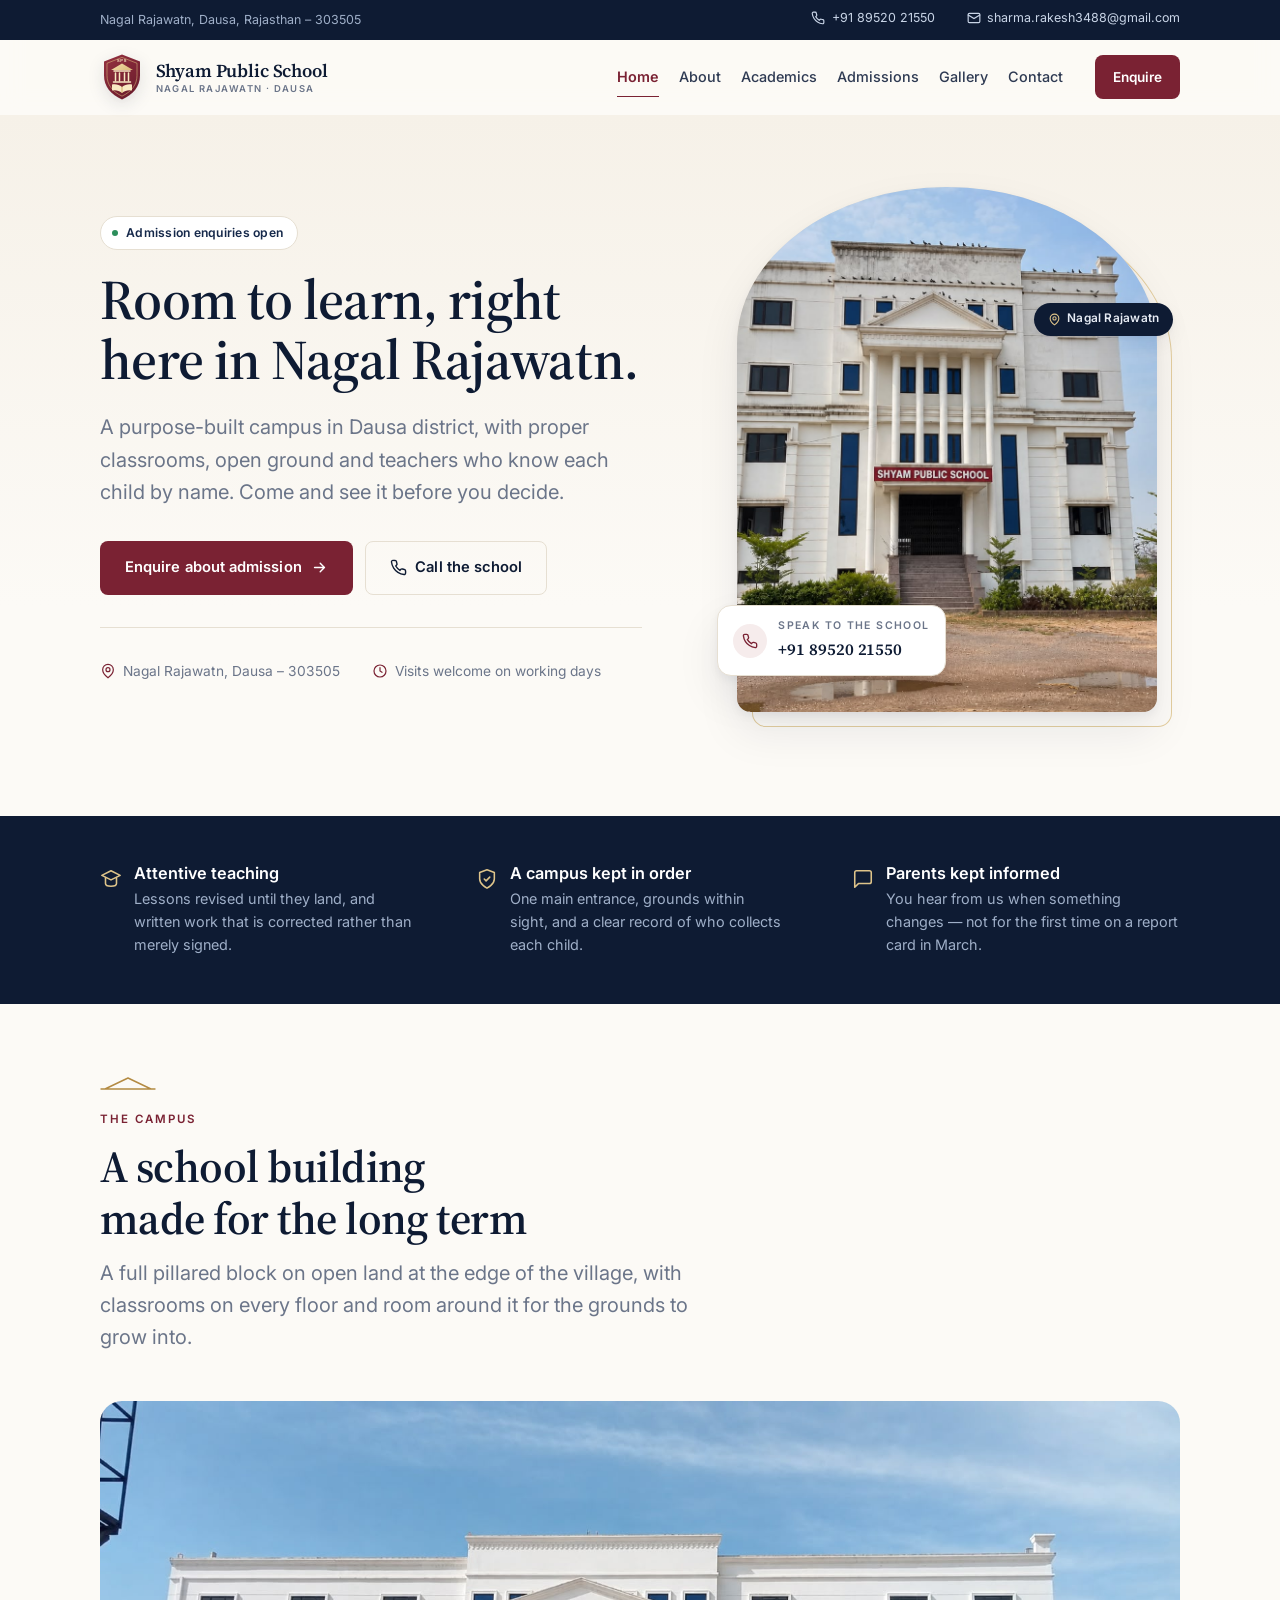
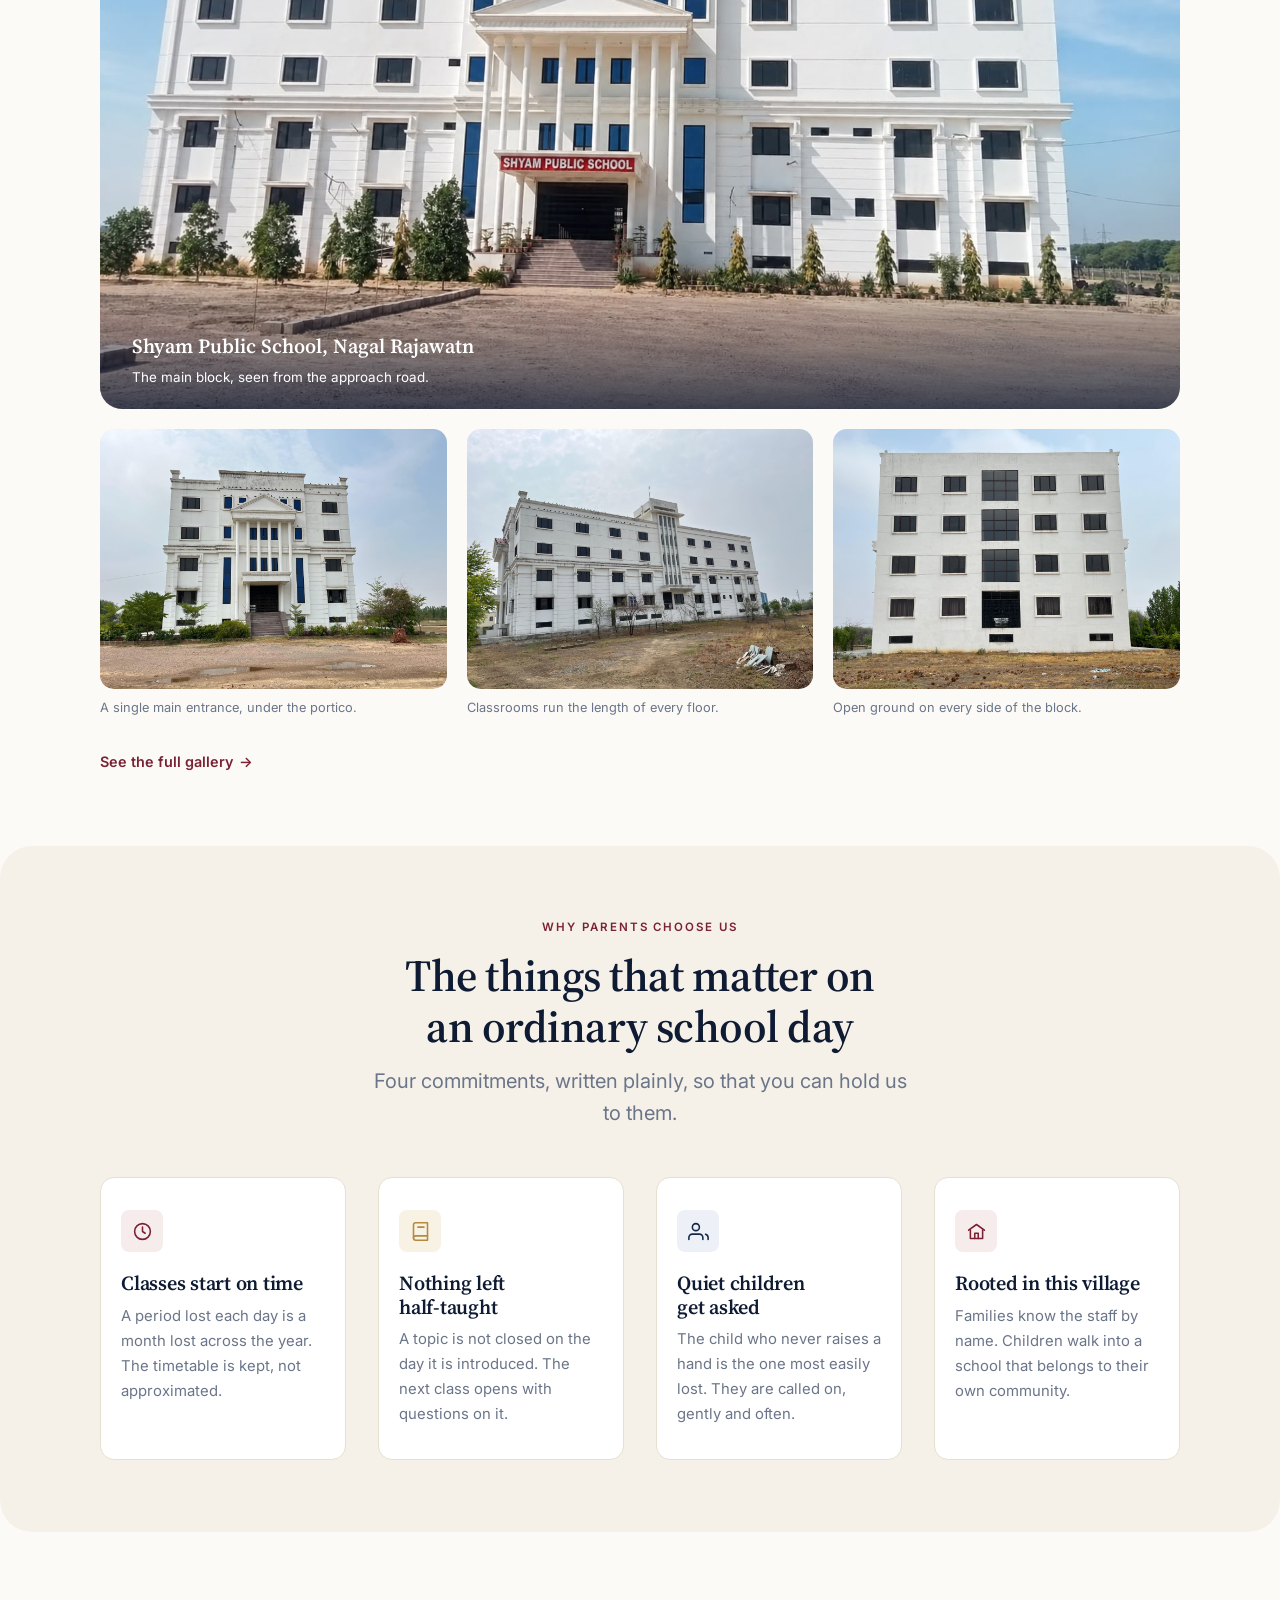
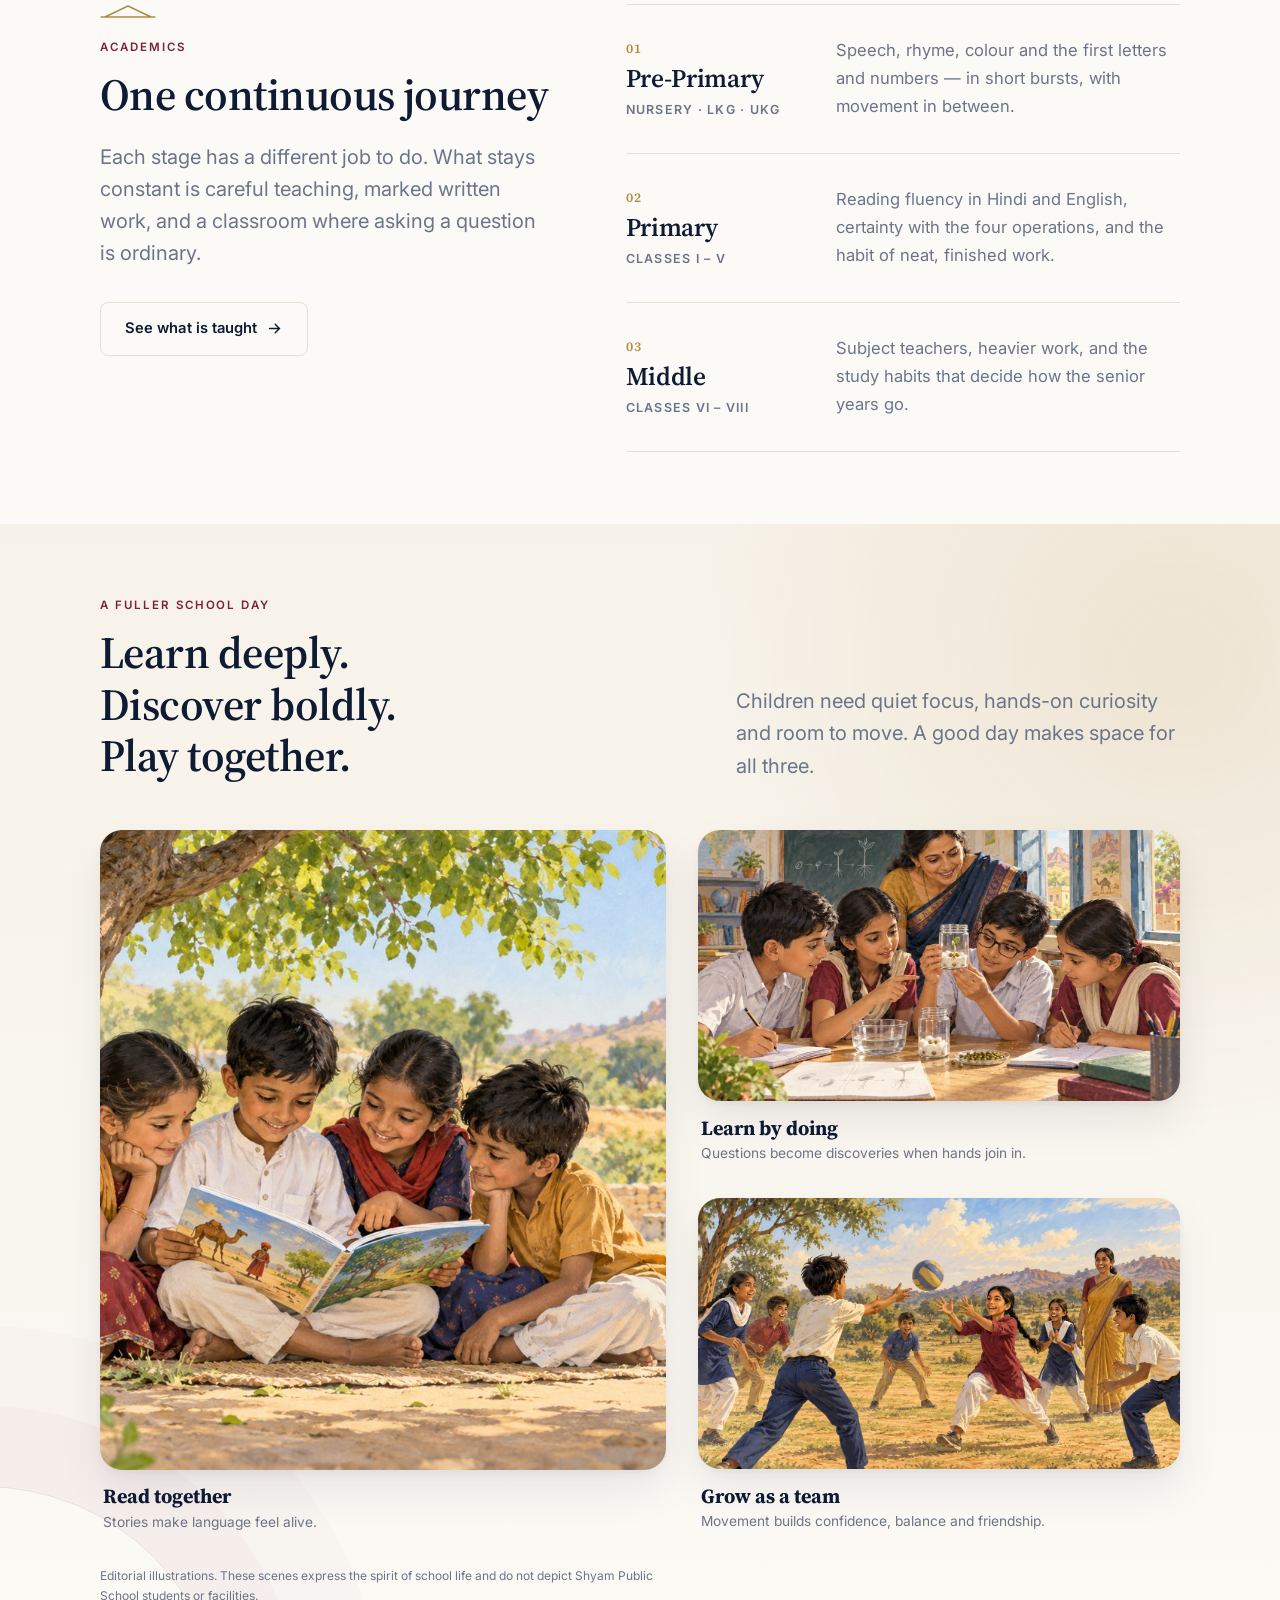
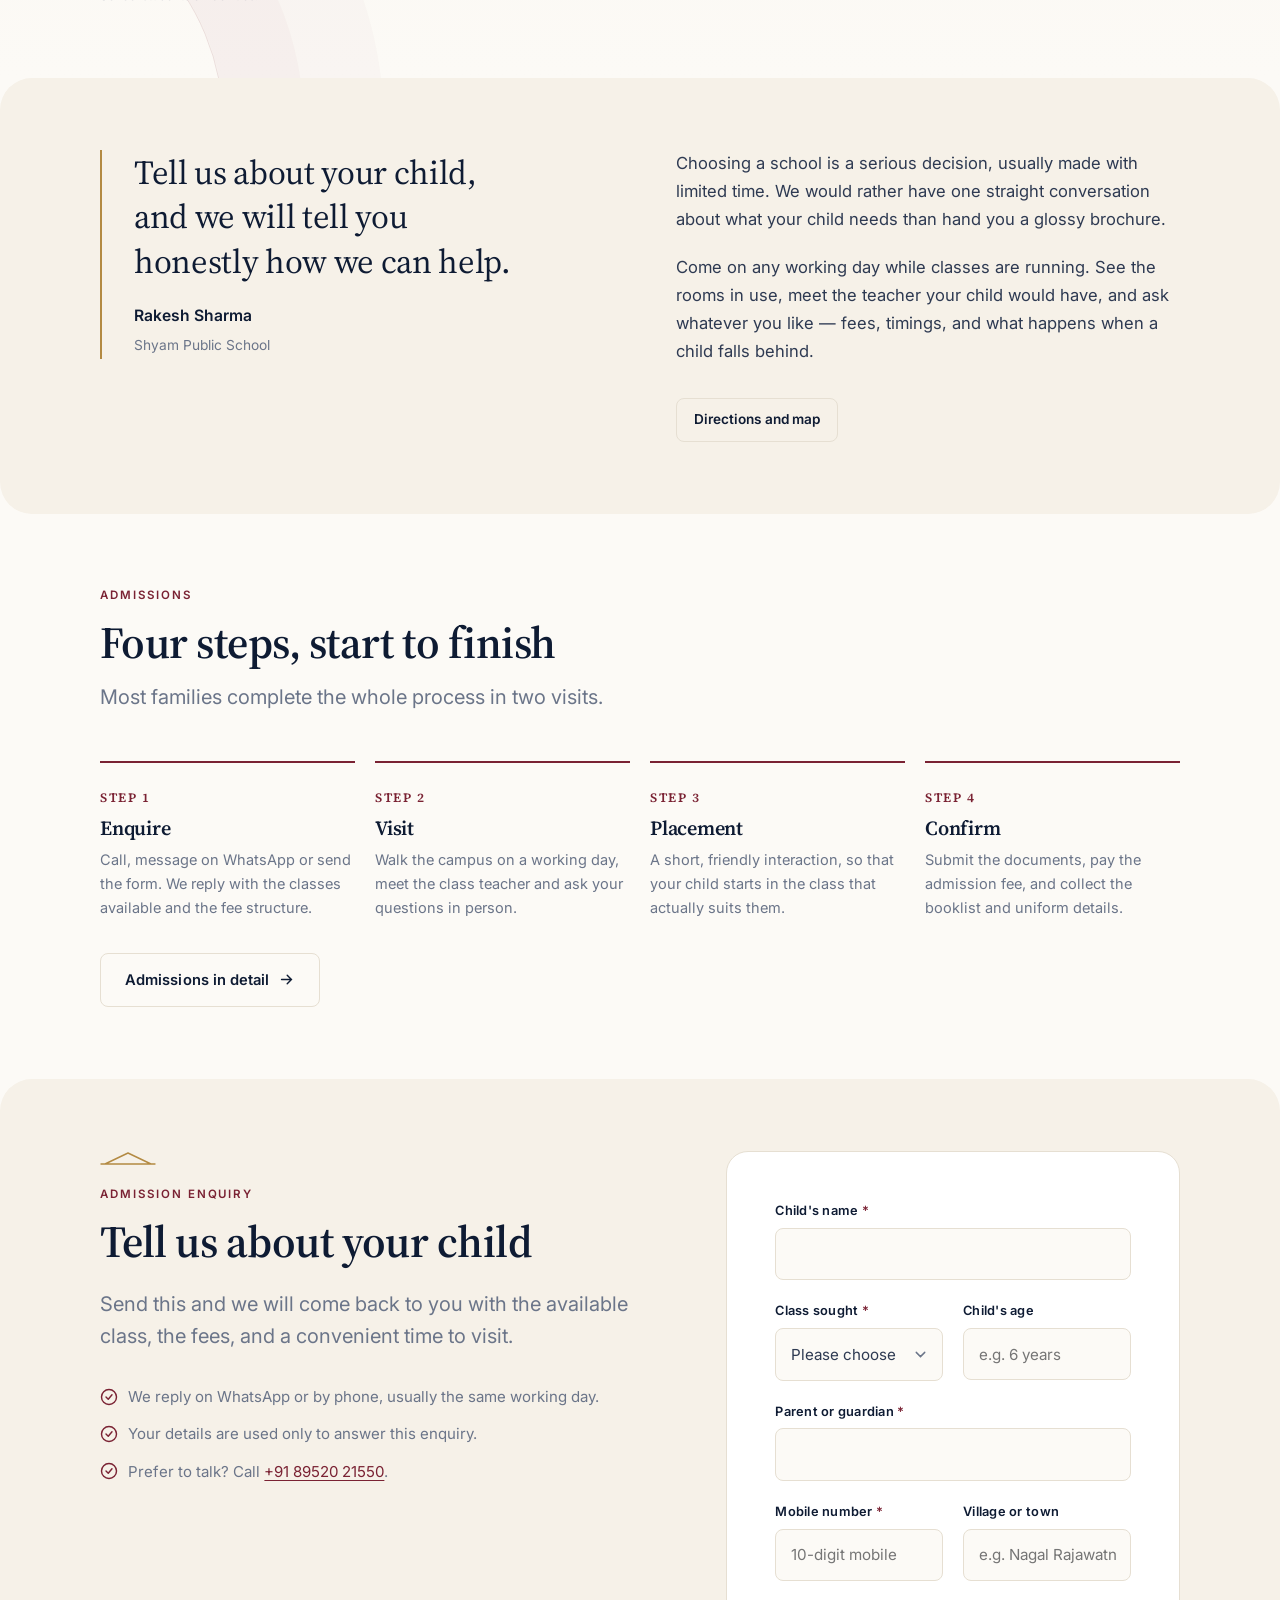
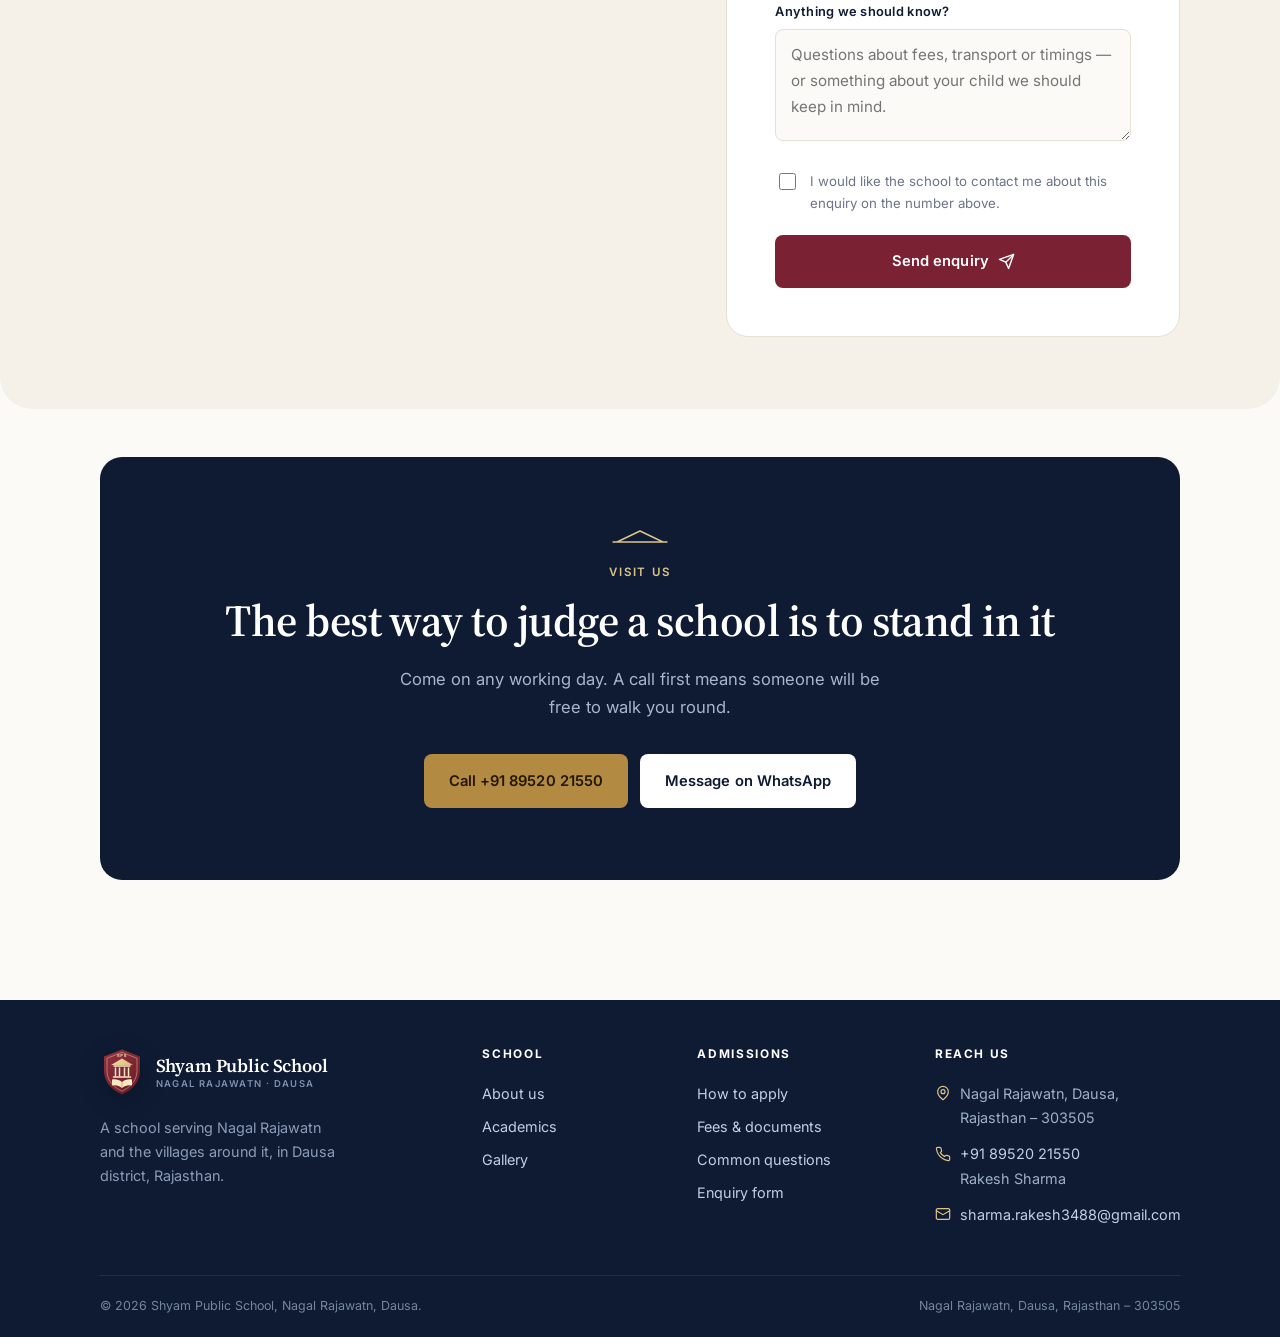
<file: index.html>
<!DOCTYPE html>
<!--
  ============================================================================
  Shyam Public School — Nagal Rajawatn, Dausa, Rajasthan
  ============================================================================
  BEFORE THIS SITE GOES LIVE, see docs/launch-checklist.md.

  In short:
    1. The phone number, email and contact person came from a supplied contact
       screenshot and must be confirmed by the school.
    2. Facts the school has not yet confirmed are NOT asserted anywhere on
       these pages. Each one is marked with a CONFIRM comment in the HTML and
       listed in docs/content-checklist.md. Fill them in and the copy around
       them already reads correctly.
    3. Only the school's own photographs are used. No stock or generated image
       is presented as this campus, its rooms or its students.
    4. The website logo is an original visual identity concept. Replace it if
       the school supplies an officially registered crest.
  ============================================================================
-->
<html lang="en-IN">
<head>
<meta charset="utf-8">
<meta name="viewport" content="width=device-width, initial-scale=1">
<title>Shyam Public School, Nagal Rajawatn, Dausa — Admission Enquiries Open</title>
<meta name="description" content="Shyam Public School, Nagal Rajawatn, Dausa, Rajasthan – 303505. A purpose-built campus with attentive teaching and a clear admissions process. Speak to us about a place for your child.">
<meta name="theme-color" content="#FCFAF6">
<link rel="canonical" href="https://example.com/">
<link rel="icon" href="assets/img/brand/favicon.svg" type="image/svg+xml">

<meta property="og:type" content="website">
<meta property="og:title" content="Shyam Public School — Nagal Rajawatn, Dausa">
<meta property="og:description" content="A purpose-built campus for the children of Nagal Rajawatn. Admission enquiries welcome.">
<meta property="og:image" content="assets/img/photos/campus-front-wide.jpg">
<meta property="og:locale" content="en_IN">

<link rel="preconnect" href="https://fonts.googleapis.com">
<link rel="preconnect" href="https://fonts.gstatic.com" crossorigin>
<link href="https://fonts.googleapis.com/css2?family=Source+Serif+4:opsz,wght@8..60,400;8..60,500;8..60,600&family=Inter:wght@400;500;600;700&display=swap" rel="stylesheet">
<link rel="stylesheet" href="assets/css/styles.css">

<!-- Structured data. Confirm every value before launch — see docs/launch-checklist.md -->
<script type="application/ld+json">
{
  "@context": "https://schema.org",
  "@type": "School",
  "name": "Shyam Public School",
  "description": "A school in Nagal Rajawatn, Dausa, Rajasthan.",
  "image": "assets/img/photos/campus-front-wide.jpg",
  "address": {
    "@type": "PostalAddress",
    "streetAddress": "Nagal Rajawatn",
    "addressLocality": "Dausa",
    "addressRegion": "Rajasthan",
    "postalCode": "303505",
    "addressCountry": "IN"
  },
  "telephone": "+91-8952021550",
  "email": "sharma.rakesh3488@gmail.com"
}
</script>
</head>
<body>

<a class="skip-link" href="#main">Skip to content</a>

<header class="site-header">
  <div class="topbar">
    <div class="wrap">
      <span>Nagal Rajawatn, Dausa, Rajasthan – 303505</span>
      <ul class="topbar-list">
        <li><a href="tel:+918952021550">
          <svg viewBox="0 0 24 24" width="14" height="14" fill="none" stroke="currentColor" stroke-width="2" stroke-linecap="round"><path d="M22 16.9v3a2 2 0 0 1-2.2 2 19.8 19.8 0 0 1-8.6-3.1 19.5 19.5 0 0 1-6-6A19.8 19.8 0 0 1 2.1 4.2 2 2 0 0 1 4.1 2h3a2 2 0 0 1 2 1.7c.1 1 .4 1.9.7 2.8a2 2 0 0 1-.5 2.1L8.1 9.9a16 16 0 0 0 6 6l1.3-1.3a2 2 0 0 1 2.1-.5c.9.3 1.8.6 2.8.7a2 2 0 0 1 1.7 2z"/></svg>
          +91 89520 21550</a></li>
        <li><a href="mailto:sharma.rakesh3488@gmail.com">
          <svg viewBox="0 0 24 24" width="14" height="14" fill="none" stroke="currentColor" stroke-width="2" stroke-linecap="round"><rect x="2" y="4" width="20" height="16" rx="2"/><path d="m2 7 10 6 10-6"/></svg>
          sharma.rakesh3488@gmail.com</a></li>
      </ul>
    </div>
  </div>

  <div class="wrap">
    <div class="header-inner">
      <!-- Original website logo concept. Replace if the school supplies an official crest. -->
      <a class="wordmark" href="index.html" aria-label="Shyam Public School — home">
        <img class="wordmark__logo" src="assets/img/brand/school-logo.svg" alt="" width="44" height="48">
        <span class="wordmark__text">
          <span class="wordmark__name">Shyam Public School</span>
          <span class="wordmark__sub">Nagal Rajawatn · Dausa</span>
        </span>
      </a>

      <button class="nav-toggle" type="button" aria-expanded="false" aria-controls="primary-nav" data-nav-toggle>
        <span class="nav-toggle__bars" aria-hidden="true"><span></span><span></span><span></span></span>
        Menu
      </button>

      <nav class="nav" id="primary-nav" aria-label="Main">
        <ul class="nav__list">
          <li><a href="index.html" aria-current="page">Home</a></li>
          <li><a href="about.html">About</a></li>
          <li><a href="academics.html">Academics</a></li>
          <li><a href="admissions.html">Admissions</a></li>
          <li><a href="gallery.html">Gallery</a></li>
          <li><a href="contact.html">Contact</a></li>
        </ul>
        <div class="nav__foot">
          <a class="btn btn--sm" href="admissions.html#enquiry">Enquire</a>
          <p class="nav__contact">Speak to Rakesh Sharma<br><a href="tel:+918952021550">+91 89520 21550</a></p>
        </div>
      </nav>
    </div>
  </div>
</header>
<div class="nav-scrim" data-nav-scrim></div>

<main id="main">

  <!-- ░░ Hero ░░ -->
  <section class="hero">
    <div class="wrap">
      <div class="hero__grid">
        <div class="hero__copy">
          <!-- CONFIRM: which academic session admissions are open for, if the school wants it named here -->
          <span class="hero__badge" data-reveal>
            <span class="dot" aria-hidden="true"></span>
            Admission enquiries open
          </span>

          <h1 data-reveal>Room to learn, right here in Nagal Rajawatn.</h1>

          <p class="hero__lead" data-reveal>
            A purpose-built campus in Dausa district, with proper classrooms, open
            ground and teachers who know each child by name. Come and see it before
            you decide.
          </p>

          <div class="btn-row" data-reveal>
            <a class="btn" href="admissions.html#enquiry">
              Enquire about admission
              <svg class="ico" viewBox="0 0 24 24" fill="none" stroke="currentColor" stroke-width="2" stroke-linecap="round" stroke-linejoin="round" aria-hidden="true"><path d="M5 12h14M13 6l6 6-6 6"/></svg>
            </a>
            <a class="btn btn--ghost" href="tel:+918952021550">
              <svg class="ico" viewBox="0 0 24 24" fill="none" stroke="currentColor" stroke-width="2" stroke-linecap="round" aria-hidden="true"><path d="M22 16.9v3a2 2 0 0 1-2.2 2 19.8 19.8 0 0 1-8.6-3.1 19.5 19.5 0 0 1-6-6A19.8 19.8 0 0 1 2.1 4.2 2 2 0 0 1 4.1 2h3a2 2 0 0 1 2 1.7c.1 1 .4 1.9.7 2.8a2 2 0 0 1-.5 2.1L8.1 9.9a16 16 0 0 0 6 6l1.3-1.3a2 2 0 0 1 2.1-.5c.9.3 1.8.6 2.8.7a2 2 0 0 1 1.7 2z"/></svg>
              Call the school
            </a>
          </div>

          <div class="hero__meta" data-reveal>
            <span class="hero__meta-item">
              <svg viewBox="0 0 24 24" fill="none" stroke="currentColor" stroke-width="1.8" stroke-linecap="round" aria-hidden="true"><path d="M20 10c0 6-8 12-8 12s-8-6-8-12a8 8 0 0 1 16 0z"/><circle cx="12" cy="10" r="3"/></svg>
              Nagal Rajawatn, Dausa – 303505
            </span>
            <span class="hero__meta-item">
              <svg viewBox="0 0 24 24" fill="none" stroke="currentColor" stroke-width="1.8" stroke-linecap="round" aria-hidden="true"><circle cx="12" cy="12" r="9"/><path d="M12 7v5l3 2"/></svg>
              Visits welcome on working days
            </span>
          </div>
        </div>

        <div class="hero__media" data-reveal>
          <div class="hero__frame">
            <span class="hero__halo" aria-hidden="true"></span>

            <figure class="media-arch">
              <img src="assets/img/photos/campus-entrance-portico.jpg"
                   alt="The main entrance of Shyam Public School — a white, pillared portico with the school's name board above the doorway, reached by a broad flight of steps"
                   width="1448" height="1086" fetchpriority="high">
            </figure>

            <span class="hero__pin">
              <svg viewBox="0 0 24 24" fill="none" stroke="currentColor" stroke-width="2" stroke-linecap="round" aria-hidden="true"><path d="M20 10c0 6-8 12-8 12s-8-6-8-12a8 8 0 0 1 16 0z"/><circle cx="12" cy="10" r="3"/></svg>
              Nagal Rajawatn
            </span>

            <aside class="hero__float">
              <span class="hero__float-icon" aria-hidden="true">
                <svg viewBox="0 0 24 24" fill="none" stroke="currentColor" stroke-width="2" stroke-linecap="round"><path d="M22 16.9v3a2 2 0 0 1-2.2 2 19.8 19.8 0 0 1-8.6-3.1 19.5 19.5 0 0 1-6-6A19.8 19.8 0 0 1 2.1 4.2 2 2 0 0 1 4.1 2h3a2 2 0 0 1 2 1.7c.1 1 .4 1.9.7 2.8a2 2 0 0 1-.5 2.1L8.1 9.9a16 16 0 0 0 6 6l1.3-1.3a2 2 0 0 1 2.1-.5c.9.3 1.8.6 2.8.7a2 2 0 0 1 1.7 2z"/></svg>
              </span>
              <span>
                <span class="hero__float-label">Speak to the school</span>
                <a class="hero__float-num" href="tel:+918952021550">+91 89520 21550</a>
              </span>
            </aside>
          </div>
        </div>
      </div>
    </div>
  </section>

  <!-- ░░ Value band ░░ -->
  <section class="band" aria-label="What the school stands for">
    <div class="wrap">
      <div class="band__grid" data-reveal-group>
        <div class="band__item" data-reveal>
          <svg viewBox="0 0 24 24" fill="none" stroke="currentColor" stroke-width="1.7" stroke-linecap="round" stroke-linejoin="round" aria-hidden="true"><path d="M12 3 2 8l10 5 10-5-10-5z"/><path d="M6 10.5V17c0 1.7 2.7 3 6 3s6-1.3 6-3v-6.5"/></svg>
          <div>
            <h3>Attentive teaching</h3>
            <p>Lessons revised until they land, and written work that is corrected rather than merely signed.</p>
          </div>
        </div>
        <div class="band__item" data-reveal>
          <svg viewBox="0 0 24 24" fill="none" stroke="currentColor" stroke-width="1.7" stroke-linecap="round" stroke-linejoin="round" aria-hidden="true"><path d="M12 22s8-4 8-10V5l-8-3-8 3v7c0 6 8 10 8 10z"/><path d="m9 12 2 2 4-4"/></svg>
          <div>
            <h3>A campus kept in order</h3>
            <p>One main entrance, grounds within sight, and a clear record of who collects each child.</p>
          </div>
        </div>
        <div class="band__item" data-reveal>
          <svg viewBox="0 0 24 24" fill="none" stroke="currentColor" stroke-width="1.7" stroke-linecap="round" stroke-linejoin="round" aria-hidden="true"><path d="M21 15a2 2 0 0 1-2 2H7l-4 4V5a2 2 0 0 1 2-2h14a2 2 0 0 1 2 2z"/></svg>
          <div>
            <h3>Parents kept informed</h3>
            <p>You hear from us when something changes — not for the first time on a report card in March.</p>
          </div>
        </div>
      </div>
    </div>
  </section>

  <!-- ░░ The campus ░░ -->
  <section class="section">
    <div class="wrap">
      <div class="section-head" data-reveal>
        <svg class="pediment" viewBox="0 0 56 14" fill="none" aria-hidden="true"><path d="M1 13h54M5 13 28 2l23 11" stroke="currentColor" stroke-width="1.4" stroke-linecap="round" stroke-linejoin="round"/></svg>
        <span class="eyebrow">The campus</span>
        <h2>A school building made for the long term</h2>
        <p class="lead">A full pillared block on open land at the edge of the village, with classrooms on every floor and room around it for the grounds to grow into.</p>
      </div>

      <figure class="photo-band" data-reveal>
        <img src="assets/img/photos/campus-front-wide.jpg"
             alt="The full front elevation of Shyam Public School: a long three-storey white building with a central pillared portico and a red name board, with young trees planted along the approach"
             width="1600" height="900" loading="lazy">
        <figcaption>
          <strong>Shyam Public School, Nagal Rajawatn</strong>
          The main block, seen from the approach road.
        </figcaption>
      </figure>

      <div class="photo-strip" data-reveal-group style="margin-top:var(--sp-3)">
        <figure data-reveal>
          <img src="assets/img/photos/campus-front-elevation.jpg"
               alt="The front of the school building viewed head-on, showing tall blue-glazed windows either side of the pillared entrance"
               width="1280" height="960" loading="lazy">
          <figcaption>A single main entrance, under the portico.</figcaption>
        </figure>
        <figure data-reveal>
          <img src="assets/img/photos/campus-side-elevation.jpg"
               alt="A three-quarter view along the long side of the school building, showing rows of classroom windows across three floors"
               width="1280" height="960" loading="lazy">
          <figcaption>Classrooms run the length of every floor.</figcaption>
        </figure>
        <figure data-reveal>
          <img src="assets/img/photos/campus-rear-block.jpg"
               alt="The rear elevation of the school building, a plain white facade with evenly spaced windows on four levels"
               width="1280" height="960" loading="lazy">
          <figcaption>Open ground on every side of the block.</figcaption>
        </figure>
      </div>

      <!-- CONFIRM: library, computer room, laboratory and transport arrangements.
           Nothing is claimed about them here until the school confirms what exists
           and supplies photographs. -->

      <div class="btn-row" data-reveal>
        <a class="text-link" href="gallery.html">See the full gallery <span class="arr" aria-hidden="true">→</span></a>
      </div>
    </div>
  </section>

  <!-- ░░ Why parents choose us ░░ -->
  <section class="section section--cream curve-top curve-bottom">
    <div class="wrap">
      <div class="section-head section-head--center" data-reveal>
        <span class="eyebrow">Why parents choose us</span>
        <h2>The things that matter on an ordinary school day</h2>
        <p class="lead">Four commitments, written plainly, so that you can hold us to them.</p>
      </div>

      <div class="grid grid--4" data-reveal-group>
        <article class="card" data-reveal>
          <div class="card__icon" aria-hidden="true">
            <svg viewBox="0 0 24 24" fill="none" stroke="currentColor" stroke-width="1.8" stroke-linecap="round" stroke-linejoin="round"><circle cx="12" cy="12" r="9"/><path d="M12 7v5l3 2"/></svg>
          </div>
          <h3>Classes start on time</h3>
          <p>A period lost each day is a month lost across the year. The timetable is kept, not approximated.</p>
        </article>

        <article class="card card--gold" data-reveal>
          <div class="card__icon" aria-hidden="true">
            <svg viewBox="0 0 24 24" fill="none" stroke="currentColor" stroke-width="1.8" stroke-linecap="round" stroke-linejoin="round"><path d="M4 19.5A2.5 2.5 0 0 1 6.5 17H20"/><path d="M6.5 2H20v20H6.5A2.5 2.5 0 0 1 4 19.5v-15A2.5 2.5 0 0 1 6.5 2z"/><path d="M9 7h7"/></svg>
          </div>
          <h3>Nothing left half-taught</h3>
          <p>A topic is not closed on the day it is introduced. The next class opens with questions on it.</p>
        </article>

        <article class="card card--navy" data-reveal>
          <div class="card__icon" aria-hidden="true">
            <svg viewBox="0 0 24 24" fill="none" stroke="currentColor" stroke-width="1.8" stroke-linecap="round" stroke-linejoin="round"><path d="M17 21v-2a4 4 0 0 0-4-4H5a4 4 0 0 0-4 4v2"/><circle cx="9" cy="7" r="4"/><path d="M23 21v-2a4 4 0 0 0-3-3.9"/></svg>
          </div>
          <h3>Quiet children get asked</h3>
          <p>The child who never raises a hand is the one most easily lost. They are called on, gently and often.</p>
        </article>

        <article class="card" data-reveal>
          <div class="card__icon" aria-hidden="true">
            <svg viewBox="0 0 24 24" fill="none" stroke="currentColor" stroke-width="1.8" stroke-linecap="round" stroke-linejoin="round"><path d="M3 10.5 12 4l9 6.5"/><path d="M5 10v10h14V10"/><path d="M10 20v-6h4v6"/></svg>
          </div>
          <h3>Rooted in this village</h3>
          <p>Families know the staff by name. Children walk into a school that belongs to their own community.</p>
        </article>
      </div>
    </div>
  </section>

  <!-- ░░ Academics ░░ -->
  <section class="section">
    <div class="wrap">
      <div class="split split--wide-right split--top">
        <div data-reveal>
          <svg class="pediment" viewBox="0 0 56 14" fill="none" aria-hidden="true"><path d="M1 13h54M5 13 28 2l23 11" stroke="currentColor" stroke-width="1.4" stroke-linecap="round" stroke-linejoin="round"/></svg>
          <span class="eyebrow">Academics</span>
          <h2>One continuous journey</h2>
          <p class="lead">Each stage has a different job to do. What stays constant is careful teaching, marked written work, and a classroom where asking a question is ordinary.</p>
          <div class="btn-row">
            <a class="btn btn--ghost" href="academics.html">
              See what is taught
              <svg class="ico" viewBox="0 0 24 24" fill="none" stroke="currentColor" stroke-width="2" stroke-linecap="round" aria-hidden="true"><path d="M5 12h14M13 6l6 6-6 6"/></svg>
            </a>
          </div>
        </div>

        <div data-reveal>
          <div class="stage">
            <div>
              <span class="stage__idx">01</span>
              <h3 class="stage__title">Pre-Primary</h3>
              <span class="stage__years">Nursery · LKG · UKG</span>
            </div>
            <div class="stage__body">
              <p>Speech, rhyme, colour and the first letters and numbers — in short bursts, with movement in between.</p>
            </div>
          </div>

          <div class="stage">
            <div>
              <span class="stage__idx">02</span>
              <h3 class="stage__title">Primary</h3>
              <span class="stage__years">Classes I – V</span>
            </div>
            <div class="stage__body">
              <p>Reading fluency in Hindi and English, certainty with the four operations, and the habit of neat, finished work.</p>
            </div>
          </div>

          <div class="stage">
            <div>
              <span class="stage__idx">03</span>
              <h3 class="stage__title">Middle</h3>
              <span class="stage__years">Classes VI – VIII</span>
            </div>
            <div class="stage__body">
              <p>Subject teachers, heavier work, and the study habits that decide how the senior years go.</p>
            </div>
          </div>
        </div>
      </div>
      <!-- CONFIRM: the highest class the school runs. If senior classes are
           offered, add a fourth stage here and on academics.html. -->
    </div>
  </section>

  <!-- Visual story: editorial artwork, not documentary school photography -->
  <section class="section section--visual-story" id="school-life">
    <div class="wrap">
      <div class="story-intro" data-reveal>
        <div>
          <span class="eyebrow">A fuller school day</span>
          <h2>Learn deeply. Discover boldly. Play together.</h2>
        </div>
        <p class="lead">Children need quiet focus, hands-on curiosity and room to move. A good day makes space for all three.</p>
      </div>

      <div class="story-gallery">
        <figure class="story-tile story-tile--reading" data-tilt>
          <div class="story-tile__media">
            <img src="assets/img/illustrations/reading-together.jpg"
                 alt="Editorial illustration of four Indian children reading a picture book together beneath a tree"
                 width="1280" height="853" loading="lazy">
          </div>
          <figcaption><strong>Read together</strong><span>Stories make language feel alive.</span></figcaption>
        </figure>

        <figure class="story-tile story-tile--science" data-tilt>
          <div class="story-tile__media">
            <img src="assets/img/illustrations/discovery-lab.jpg"
                 alt="Editorial illustration of Indian students and a teacher observing a sprouting seed experiment"
                 width="1280" height="853" loading="lazy">
          </div>
          <figcaption><strong>Learn by doing</strong><span>Questions become discoveries when hands join in.</span></figcaption>
        </figure>

        <figure class="story-tile story-tile--play" data-tilt>
          <div class="story-tile__media">
            <img src="assets/img/illustrations/play-together.jpg"
                 alt="Editorial illustration of Indian schoolchildren enjoying a team ball game outdoors"
                 width="1280" height="853" loading="lazy">
          </div>
          <figcaption><strong>Grow as a team</strong><span>Movement builds confidence, balance and friendship.</span></figcaption>
        </figure>
      </div>
      <p class="story-note">Editorial illustrations. These scenes express the spirit of school life and do not depict Shyam Public School students or facilities.</p>
    </div>
  </section>

  <!-- ░░ A word from the school ░░ -->
  <section class="section section--cream curve-top curve-bottom">
    <div class="wrap">
      <div class="split split--top">
        <figure class="pullquote" data-reveal>
          <blockquote>Tell us about your child, and we will tell you honestly how we can help.</blockquote>
          <cite>
            <strong>Rakesh Sharma</strong>
            <!-- CONFIRM: designation (Principal, Director, Manager …) -->
            Shyam Public School
          </cite>
        </figure>

        <div data-reveal>
          <p>Choosing a school is a serious decision, usually made with limited time. We would rather have one straight conversation about what your child needs than hand you a glossy brochure.</p>
          <p>Come on any working day while classes are running. See the rooms in use, meet the teacher your child would have, and ask whatever you like — fees, timings, and what happens when a child falls behind.</p>
          <div class="btn-row">
            <a class="btn btn--ghost btn--sm" href="contact.html">Directions and map</a>
          </div>
        </div>
      </div>
    </div>
  </section>

  <!-- ░░ Admissions ░░ -->
  <section class="section">
    <div class="wrap">
      <div class="section-head" data-reveal>
        <span class="eyebrow">Admissions</span>
        <h2>Four steps, start to finish</h2>
        <p class="lead">Most families complete the whole process in two visits.</p>
      </div>

      <div class="journey" data-reveal-group>
        <article class="step" data-reveal>
          <span class="step__badge">STEP 1</span>
          <h3>Enquire</h3>
          <p>Call, message on WhatsApp or send the form. We reply with the classes available and the fee structure.</p>
        </article>
        <article class="step" data-reveal>
          <span class="step__badge">STEP 2</span>
          <h3>Visit</h3>
          <p>Walk the campus on a working day, meet the class teacher and ask your questions in person.</p>
        </article>
        <article class="step" data-reveal>
          <span class="step__badge">STEP 3</span>
          <h3>Placement</h3>
          <p>A short, friendly interaction, so that your child starts in the class that actually suits them.</p>
        </article>
        <article class="step" data-reveal>
          <span class="step__badge">STEP 4</span>
          <h3>Confirm</h3>
          <p>Submit the documents, pay the admission fee, and collect the booklist and uniform details.</p>
        </article>
      </div>

      <div class="btn-row" data-reveal>
        <a class="btn btn--ghost" href="admissions.html">
          Admissions in detail
          <svg class="ico" viewBox="0 0 24 24" fill="none" stroke="currentColor" stroke-width="2" stroke-linecap="round" aria-hidden="true"><path d="M5 12h14M13 6l6 6-6 6"/></svg>
        </a>
      </div>
    </div>
  </section>

  <!-- ░░ Enquiry ░░ -->
  <section class="section section--cream curve-top curve-bottom" id="enquiry">
    <div class="wrap">
      <div class="split split--wide-left split--top">
        <div data-reveal>
          <svg class="pediment" viewBox="0 0 56 14" fill="none" aria-hidden="true"><path d="M1 13h54M5 13 28 2l23 11" stroke="currentColor" stroke-width="1.4" stroke-linecap="round" stroke-linejoin="round"/></svg>
          <span class="eyebrow">Admission enquiry</span>
          <h2>Tell us about your child</h2>
          <p class="lead">Send this and we will come back to you with the available class, the fees, and a convenient time to visit.</p>

          <ul class="checklist" style="margin-top:var(--sp-4)">
            <li>
              <svg viewBox="0 0 24 24" fill="none" stroke="currentColor" stroke-width="1.9" stroke-linecap="round" stroke-linejoin="round" aria-hidden="true"><circle cx="12" cy="12" r="10"/><path d="m8 12 3 3 5-6"/></svg>
              <span>We reply on WhatsApp or by phone, usually the same working day.</span>
            </li>
            <li>
              <svg viewBox="0 0 24 24" fill="none" stroke="currentColor" stroke-width="1.9" stroke-linecap="round" stroke-linejoin="round" aria-hidden="true"><circle cx="12" cy="12" r="10"/><path d="m8 12 3 3 5-6"/></svg>
              <span>Your details are used only to answer this enquiry.</span>
            </li>
            <li>
              <svg viewBox="0 0 24 24" fill="none" stroke="currentColor" stroke-width="1.9" stroke-linecap="round" stroke-linejoin="round" aria-hidden="true"><circle cx="12" cy="12" r="10"/><path d="m8 12 3 3 5-6"/></svg>
              <span>Prefer to talk? Call <a href="tel:+918952021550">+91 89520 21550</a>.</span>
            </li>
          </ul>
        </div>

        <div data-reveal>
          <!--
            The form hands a validated enquiry to WhatsApp, with a pre-filled
            email as the fallback. Connect a form endpoint before launch so that
            abandoned enquiries are still captured — see docs/launch-checklist.md.
          -->
          <form class="form-card" data-enquiry-form novalidate>
            <div class="form-status" data-form-status role="status" aria-live="polite"></div>

            <div class="field">
              <label for="student-name">Child's name <span class="req" aria-hidden="true">*</span></label>
              <input type="text" id="student-name" name="student-name" autocomplete="name" required>
              <p class="field__error"></p>
            </div>

            <div class="field-row">
              <div class="field">
                <label for="class-sought">Class sought <span class="req" aria-hidden="true">*</span></label>
                <select id="class-sought" name="class-sought" required>
                  <option value="">Please choose</option>
                  <option>Nursery</option>
                  <option>LKG</option>
                  <option>UKG</option>
                  <option>Class I</option>
                  <option>Class II</option>
                  <option>Class III</option>
                  <option>Class IV</option>
                  <option>Class V</option>
                  <option>Class VI</option>
                  <option>Class VII</option>
                  <option>Class VIII</option>
                  <option>Not sure</option>
                </select>
                <p class="field__error"></p>
              </div>
              <div class="field">
                <label for="age">Child's age</label>
                <input type="text" id="age" name="age" inputmode="numeric" placeholder="e.g. 6 years">
              </div>
            </div>

            <div class="field">
              <label for="parent-name">Parent or guardian <span class="req" aria-hidden="true">*</span></label>
              <input type="text" id="parent-name" name="parent-name" required>
              <p class="field__error"></p>
            </div>

            <div class="field-row">
              <div class="field">
                <label for="phone">Mobile number <span class="req" aria-hidden="true">*</span></label>
                <input type="tel" id="phone" name="phone" inputmode="tel" autocomplete="tel" placeholder="10-digit mobile" required>
                <p class="field__error"></p>
              </div>
              <div class="field">
                <label for="village">Village or town</label>
                <input type="text" id="village" name="village" placeholder="e.g. Nagal Rajawatn">
              </div>
            </div>

            <div class="field">
              <label for="message">Anything we should know?</label>
              <textarea id="message" name="message" placeholder="Questions about fees, transport or timings — or something about your child we should keep in mind."></textarea>
            </div>

            <label class="consent">
              <input type="checkbox" name="consent" required>
              <span>I would like the school to contact me about this enquiry on the number above.</span>
            </label>

            <button class="btn btn--wide" type="submit">
              Send enquiry
              <svg class="ico" viewBox="0 0 24 24" fill="none" stroke="currentColor" stroke-width="2" stroke-linecap="round" stroke-linejoin="round" aria-hidden="true"><path d="M22 2 11 13"/><path d="M22 2 15 22l-4-9-9-4 20-7z"/></svg>
            </button>
          </form>
        </div>
      </div>
    </div>
  </section>

  <!-- ░░ CTA ░░ -->
  <section class="section section--tight">
    <div class="wrap">
      <div class="cta-band" data-reveal>
        <svg class="pediment" viewBox="0 0 56 14" fill="none" aria-hidden="true"><path d="M1 13h54M5 13 28 2l23 11" stroke="currentColor" stroke-width="1.4" stroke-linecap="round" stroke-linejoin="round"/></svg>
        <span class="eyebrow">Visit us</span>
        <h2>The best way to judge a school is to stand in it</h2>
        <p>Come on any working day. A call first means someone will be free to walk you round.</p>
        <div class="btn-row">
          <a class="btn btn--gold" href="tel:+918952021550">Call +91 89520 21550</a>
          <a class="btn btn--light" href="https://wa.me/918952021550?text=Namaste%2C%20I%20would%20like%20to%20ask%20about%20admission%20at%20Shyam%20Public%20School." target="_blank" rel="noopener">Message on WhatsApp</a>
        </div>
      </div>
    </div>
  </section>

  <!-- Floating enquire button. Desktop only — below 1024px the action bar at the
       foot of the screen does the same job. Appears once the hero has scrolled
       away, and gets out of the way when the enquiry form itself is on screen. -->
  <a class="float-cta" href="#enquiry" data-float-cta>
    <svg viewBox="0 0 24 24" fill="none" stroke="currentColor" stroke-width="2" stroke-linecap="round" stroke-linejoin="round" aria-hidden="true"><path d="M14 2H6a2 2 0 0 0-2 2v16a2 2 0 0 0 2 2h12a2 2 0 0 0 2-2V8z"/><path d="M14 2v6h6"/><path d="M9 15h6M9 11h3"/></svg>
    Enquire about admission
  </a>

</main>

<footer class="site-footer">
  <div class="wrap">
    <div class="footer-grid">
      <div>
        <a class="wordmark" href="index.html">
          <img class="wordmark__logo" src="assets/img/brand/school-logo.svg" alt="" width="44" height="48">
          <span class="wordmark__text">
            <span class="wordmark__name">Shyam Public School</span>
            <span class="wordmark__sub">Nagal Rajawatn · Dausa</span>
          </span>
        </a>
        <p class="footer-about">A school serving Nagal Rajawatn and the villages around it, in Dausa district, Rajasthan.</p>
      </div>

      <div>
        <h3>School</h3>
        <ul class="footer-list">
          <li><a href="about.html">About us</a></li>
          <li><a href="academics.html">Academics</a></li>
          <li><a href="gallery.html">Gallery</a></li>
        </ul>
      </div>

      <div>
        <h3>Admissions</h3>
        <ul class="footer-list">
          <li><a href="admissions.html">How to apply</a></li>
          <li><a href="admissions.html#fees">Fees &amp; documents</a></li>
          <li><a href="admissions.html#faq">Common questions</a></li>
          <li><a href="admissions.html#enquiry">Enquiry form</a></li>
        </ul>
      </div>

      <div>
        <h3>Reach us</h3>
        <div class="footer-contact">
          <div>
            <svg viewBox="0 0 24 24" fill="none" stroke="currentColor" stroke-width="1.8" stroke-linecap="round" aria-hidden="true"><path d="M20 10c0 6-8 12-8 12s-8-6-8-12a8 8 0 0 1 16 0z"/><circle cx="12" cy="10" r="3"/></svg>
            <span>Nagal Rajawatn, Dausa,<br>Rajasthan – 303505</span>
          </div>
          <div>
            <svg viewBox="0 0 24 24" fill="none" stroke="currentColor" stroke-width="1.8" stroke-linecap="round" aria-hidden="true"><path d="M22 16.9v3a2 2 0 0 1-2.2 2 19.8 19.8 0 0 1-8.6-3.1 19.5 19.5 0 0 1-6-6A19.8 19.8 0 0 1 2.1 4.2 2 2 0 0 1 4.1 2h3a2 2 0 0 1 2 1.7c.1 1 .4 1.9.7 2.8a2 2 0 0 1-.5 2.1L8.1 9.9a16 16 0 0 0 6 6l1.3-1.3a2 2 0 0 1 2.1-.5c.9.3 1.8.6 2.8.7a2 2 0 0 1 1.7 2z"/></svg>
            <span><a href="tel:+918952021550">+91 89520 21550</a><br>Rakesh Sharma</span>
          </div>
          <div>
            <svg viewBox="0 0 24 24" fill="none" stroke="currentColor" stroke-width="1.8" stroke-linecap="round" aria-hidden="true"><rect x="2" y="4" width="20" height="16" rx="2"/><path d="m2 7 10 6 10-6"/></svg>
            <span><a href="mailto:sharma.rakesh3488@gmail.com">sharma.rakesh3488@gmail.com</a></span>
          </div>
        </div>
      </div>
    </div>

    <div class="footer-bottom">
      <span>© <span data-year>2026</span> Shyam Public School, Nagal Rajawatn, Dausa.</span>
      <span>Nagal Rajawatn, Dausa, Rajasthan – 303505</span>
    </div>
  </div>
</footer>

<nav class="action-bar" data-action-bar aria-label="Quick contact">
  <a href="tel:+918952021550">
    <svg viewBox="0 0 24 24" fill="none" stroke="currentColor" stroke-width="1.9" stroke-linecap="round" aria-hidden="true"><path d="M22 16.9v3a2 2 0 0 1-2.2 2 19.8 19.8 0 0 1-8.6-3.1 19.5 19.5 0 0 1-6-6A19.8 19.8 0 0 1 2.1 4.2 2 2 0 0 1 4.1 2h3a2 2 0 0 1 2 1.7c.1 1 .4 1.9.7 2.8a2 2 0 0 1-.5 2.1L8.1 9.9a16 16 0 0 0 6 6l1.3-1.3a2 2 0 0 1 2.1-.5c.9.3 1.8.6 2.8.7a2 2 0 0 1 1.7 2z"/></svg>
    Call
  </a>
  <a href="https://wa.me/918952021550?text=Namaste%2C%20I%20would%20like%20to%20ask%20about%20admission%20at%20Shyam%20Public%20School." target="_blank" rel="noopener">
    <svg viewBox="0 0 24 24" fill="currentColor" aria-hidden="true"><path d="M12.04 2C6.58 2 2.13 6.45 2.13 11.91c0 1.75.46 3.46 1.32 4.97L2 22l5.25-1.38a9.9 9.9 0 0 0 4.79 1.22h.01c5.46 0 9.9-4.45 9.9-9.91A9.86 9.86 0 0 0 12.04 2zm5.8 14.03c-.25.7-1.44 1.33-1.98 1.38-.54.05-1.04.24-3.5-.73-2.95-1.16-4.8-4.2-4.95-4.4-.14-.2-1.17-1.56-1.17-2.97 0-1.42.74-2.11 1-2.4.26-.3.57-.37.76-.37h.54c.17 0 .41-.07.63.48.22.55.76 1.9.83 2.04.07.14.11.3.02.49-.1.19-.15.3-.29.47l-.43.5c-.14.14-.29.3-.12.59.16.3.72 1.25 1.56 2.02 1.07.98 1.98 1.3 2.26 1.44.29.15.46.12.63-.07.17-.2.72-.85.91-1.14.2-.3.4-.25.66-.15.27.1 1.7.8 1.99.95.29.15.48.22.55.34.07.12.07.7-.18 1.4z"/></svg>
    WhatsApp
  </a>
  <a class="is-primary" href="admissions.html#enquiry">
    <svg viewBox="0 0 24 24" fill="none" stroke="currentColor" stroke-width="1.9" stroke-linecap="round" stroke-linejoin="round" aria-hidden="true"><path d="M14 2H6a2 2 0 0 0-2 2v16a2 2 0 0 0 2 2h12a2 2 0 0 0 2-2V8z"/><path d="M14 2v6h6"/><path d="M9 15h6M9 11h3"/></svg>
    Enquire
  </a>
</nav>

<script src="assets/js/main.js" defer></script>
</body>
</html>
</file>
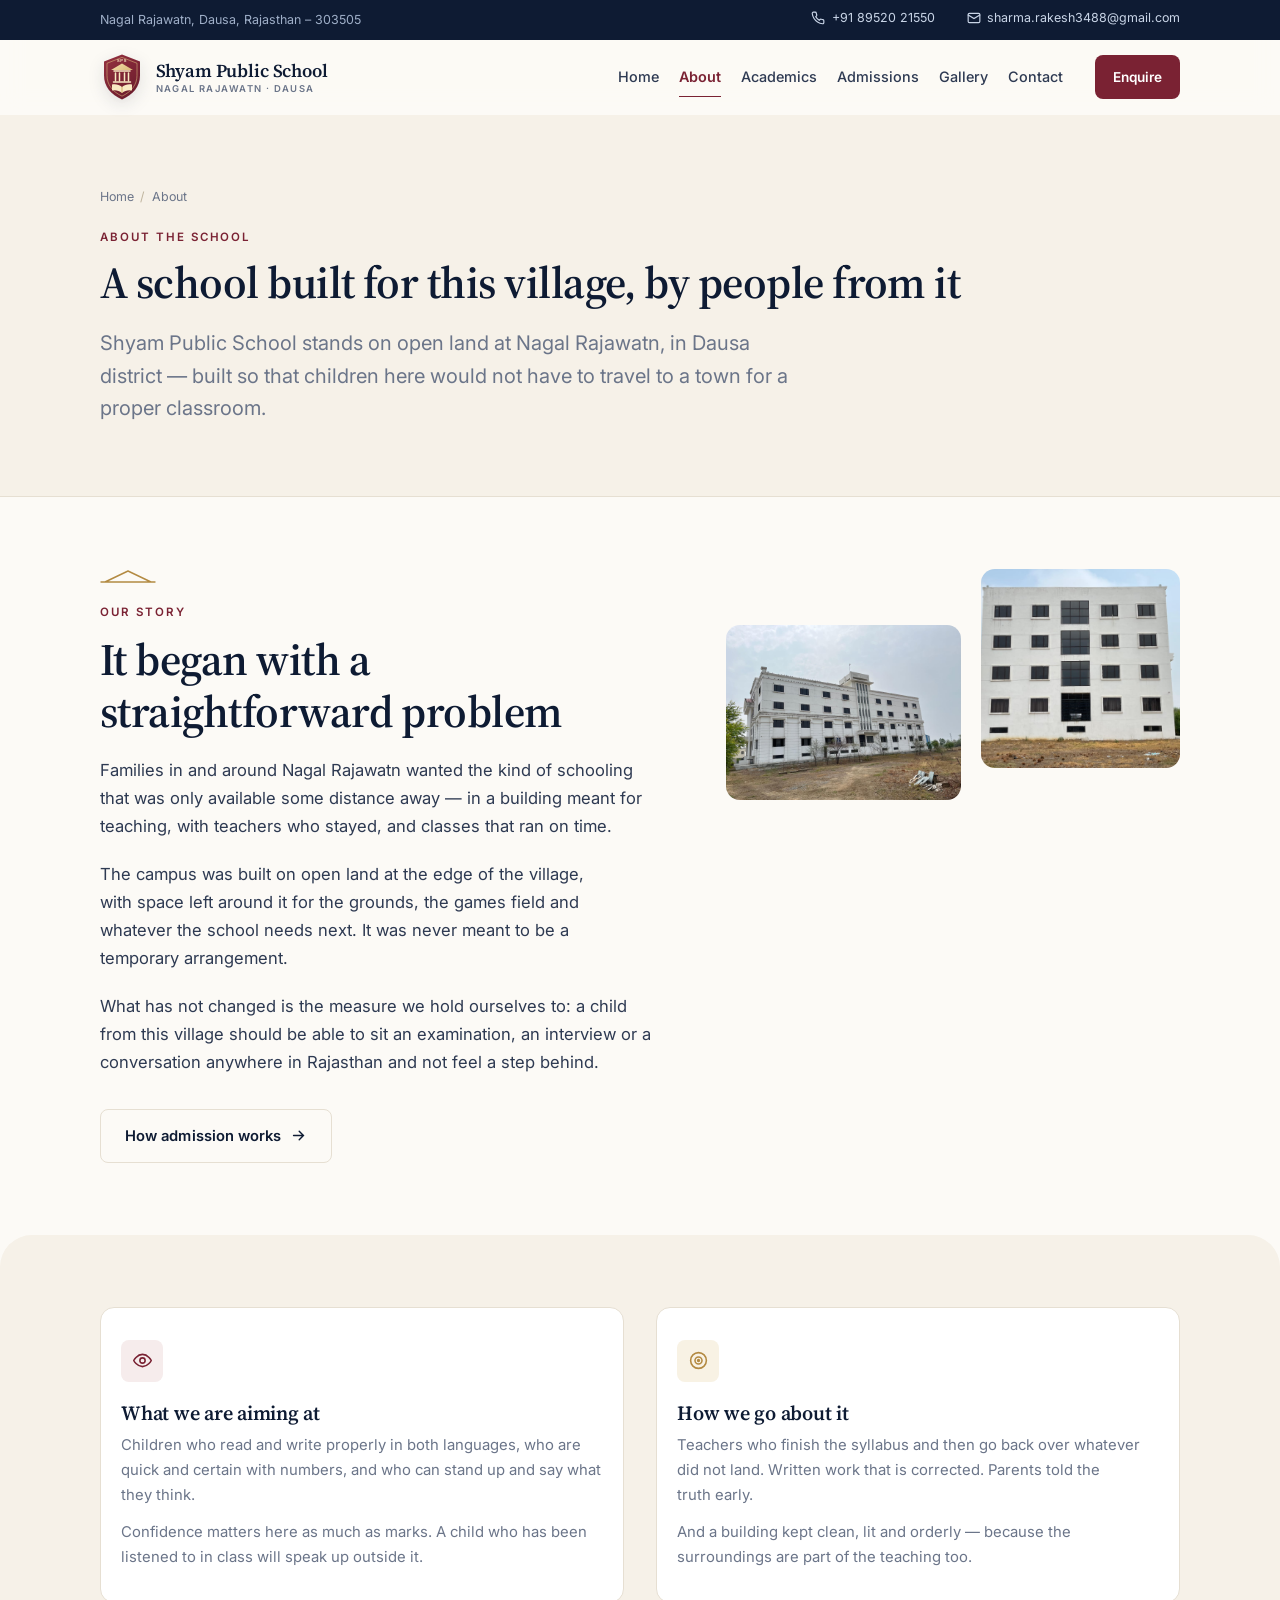
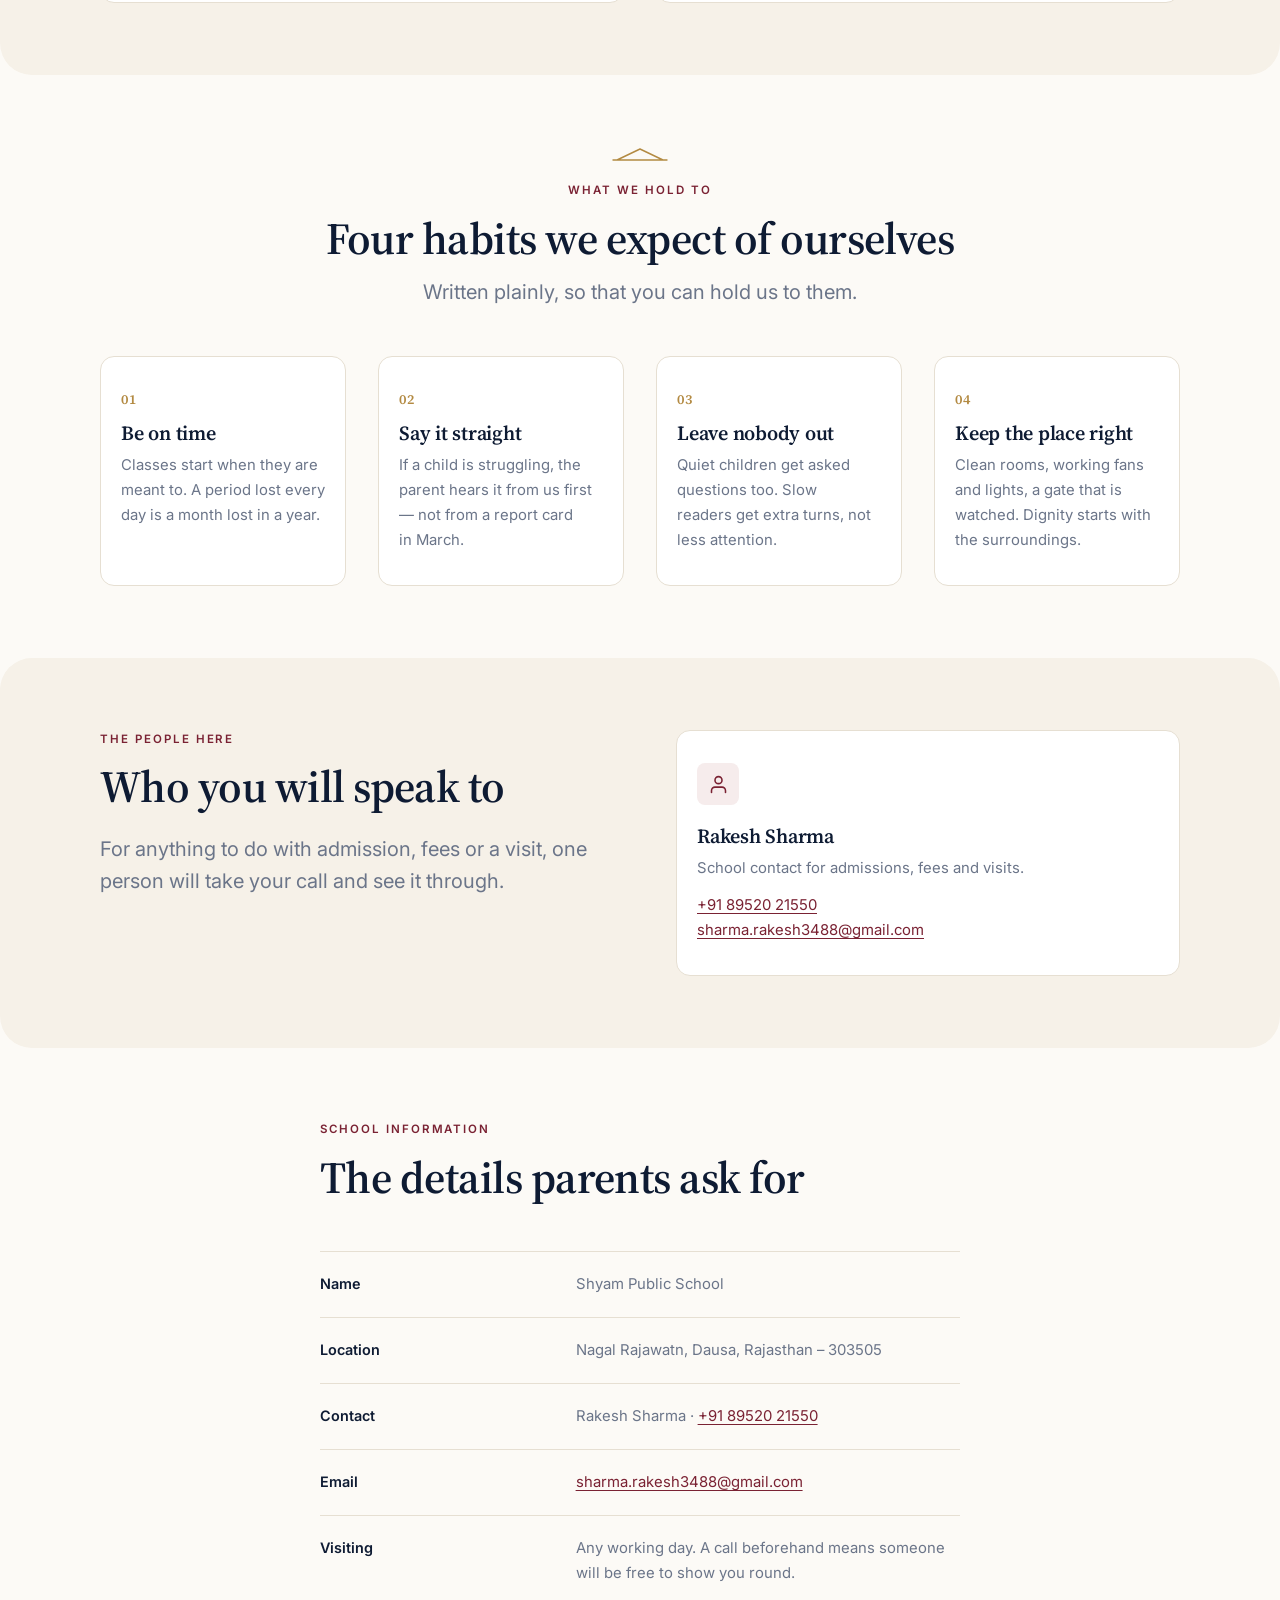
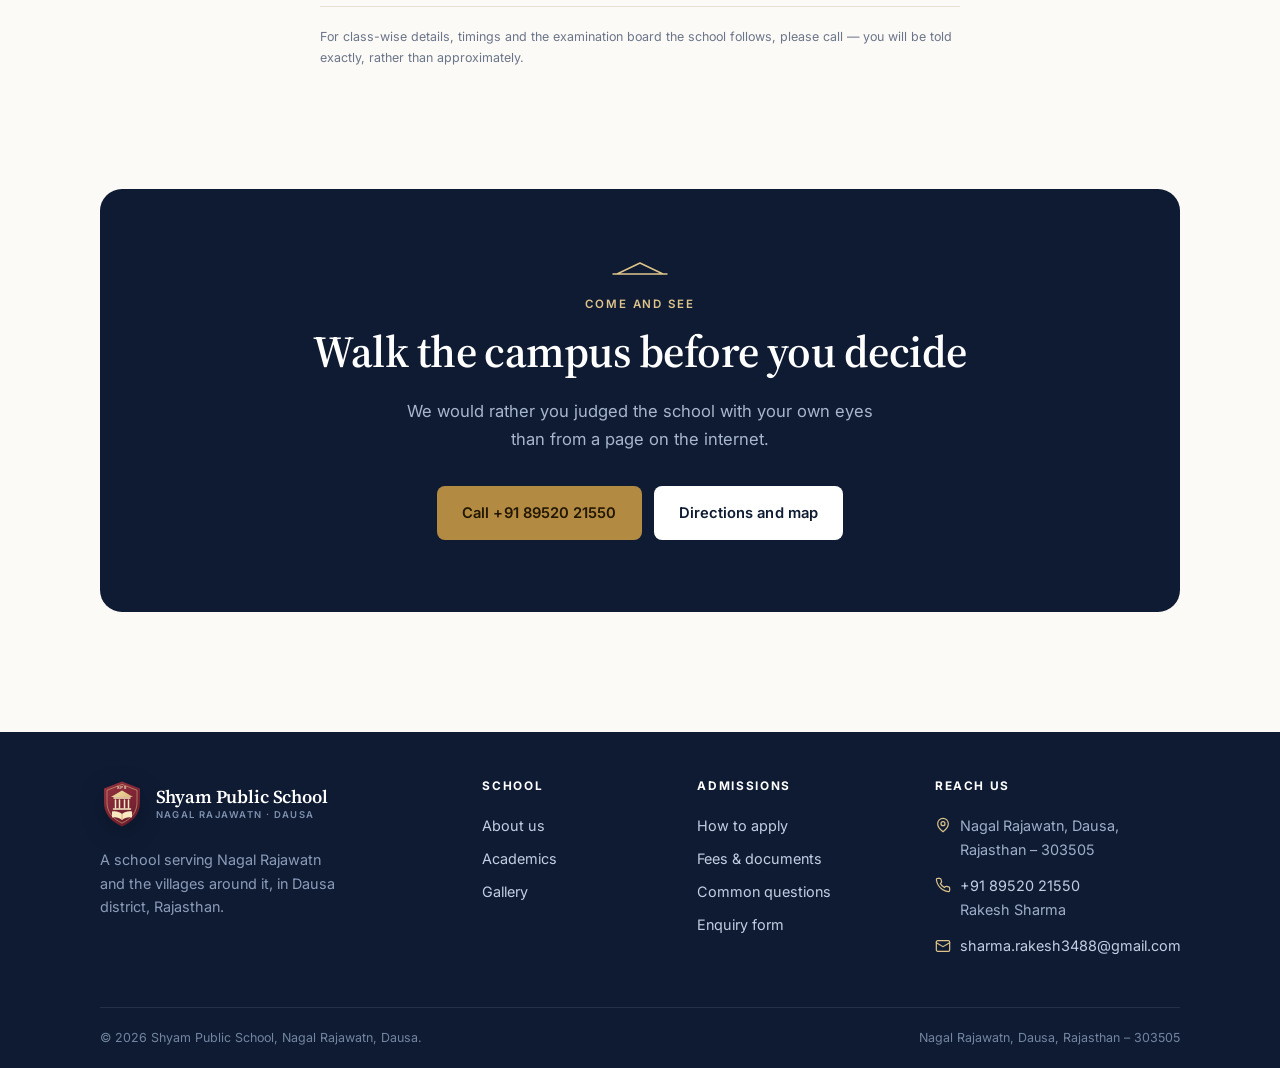
<file: about.html>
<!DOCTYPE html>
<!--
  ============================================================================
  Shyam Public School — Nagal Rajawatn, Dausa, Rajasthan
  ============================================================================
  BEFORE THIS SITE GOES LIVE, see docs/launch-checklist.md.

  In short:
    1. The phone number, email and contact person came from a supplied contact
       screenshot and must be confirmed by the school.
    2. Facts the school has not yet confirmed are NOT asserted anywhere on
       these pages. Each one is marked with a CONFIRM comment in the HTML and
       listed in docs/content-checklist.md. Fill them in and the copy around
       them already reads correctly.
    3. Only the school's own photographs are used. No stock or generated image
       is presented as this campus, its rooms or its students.
    4. The website logo is an original visual identity concept. Replace it if
       the school supplies an officially registered crest.
  ============================================================================
-->
<html lang="en-IN">
<head>
<meta charset="utf-8">
<meta name="viewport" content="width=device-width, initial-scale=1">
<title>About Shyam Public School — Nagal Rajawatn, Dausa</title>
<meta name="description" content="Who we are, what we hold to, and the school information parents ask for. Shyam Public School, Nagal Rajawatn, Dausa, Rajasthan.">
<meta name="theme-color" content="#FCFAF6">
<link rel="canonical" href="https://example.com/about.html">
<link rel="icon" href="assets/img/brand/favicon.svg" type="image/svg+xml">

<meta property="og:type" content="website">
<meta property="og:title" content="About Shyam Public School">
<meta property="og:description" content="A school built for Nagal Rajawatn, by people from it.">
<meta property="og:image" content="assets/img/photos/campus-side-elevation.jpg">
<meta property="og:locale" content="en_IN">

<link rel="preconnect" href="https://fonts.googleapis.com">
<link rel="preconnect" href="https://fonts.gstatic.com" crossorigin>
<link href="https://fonts.googleapis.com/css2?family=Source+Serif+4:opsz,wght@8..60,400;8..60,500;8..60,600&family=Inter:wght@400;500;600;700&display=swap" rel="stylesheet">
<link rel="stylesheet" href="assets/css/styles.css">

</head>
<body>

<a class="skip-link" href="#main">Skip to content</a>

<header class="site-header">
  <div class="topbar">
    <div class="wrap">
      <span>Nagal Rajawatn, Dausa, Rajasthan – 303505</span>
      <ul class="topbar-list">
        <li><a href="tel:+918952021550">
          <svg viewBox="0 0 24 24" width="14" height="14" fill="none" stroke="currentColor" stroke-width="2" stroke-linecap="round"><path d="M22 16.9v3a2 2 0 0 1-2.2 2 19.8 19.8 0 0 1-8.6-3.1 19.5 19.5 0 0 1-6-6A19.8 19.8 0 0 1 2.1 4.2 2 2 0 0 1 4.1 2h3a2 2 0 0 1 2 1.7c.1 1 .4 1.9.7 2.8a2 2 0 0 1-.5 2.1L8.1 9.9a16 16 0 0 0 6 6l1.3-1.3a2 2 0 0 1 2.1-.5c.9.3 1.8.6 2.8.7a2 2 0 0 1 1.7 2z"/></svg>
          +91 89520 21550</a></li>
        <li><a href="mailto:sharma.rakesh3488@gmail.com">
          <svg viewBox="0 0 24 24" width="14" height="14" fill="none" stroke="currentColor" stroke-width="2" stroke-linecap="round"><rect x="2" y="4" width="20" height="16" rx="2"/><path d="m2 7 10 6 10-6"/></svg>
          sharma.rakesh3488@gmail.com</a></li>
      </ul>
    </div>
  </div>

  <div class="wrap">
    <div class="header-inner">
      <!-- Original website logo concept. Replace if the school supplies an official crest. -->
      <a class="wordmark" href="index.html" aria-label="Shyam Public School — home">
        <img class="wordmark__logo" src="assets/img/brand/school-logo.svg" alt="" width="44" height="48">
        <span class="wordmark__text">
          <span class="wordmark__name">Shyam Public School</span>
          <span class="wordmark__sub">Nagal Rajawatn · Dausa</span>
        </span>
      </a>

      <button class="nav-toggle" type="button" aria-expanded="false" aria-controls="primary-nav" data-nav-toggle>
        <span class="nav-toggle__bars" aria-hidden="true"><span></span><span></span><span></span></span>
        Menu
      </button>

      <nav class="nav" id="primary-nav" aria-label="Main">
        <ul class="nav__list">
          <li><a href="index.html">Home</a></li>
          <li><a href="about.html" aria-current="page">About</a></li>
          <li><a href="academics.html">Academics</a></li>
          <li><a href="admissions.html">Admissions</a></li>
          <li><a href="gallery.html">Gallery</a></li>
          <li><a href="contact.html">Contact</a></li>
        </ul>
        <div class="nav__foot">
          <a class="btn btn--sm" href="admissions.html#enquiry">Enquire</a>
          <p class="nav__contact">Speak to Rakesh Sharma<br><a href="tel:+918952021550">+91 89520 21550</a></p>
        </div>
      </nav>
    </div>
  </div>
</header>
<div class="nav-scrim" data-nav-scrim></div>

<main id="main">

  <section class="page-hero">
    <div class="wrap">
      <ol class="breadcrumb">
        <li><a href="index.html">Home</a></li>
        <li>About</li>
      </ol>
      <span class="eyebrow" data-reveal>About the school</span>
      <h1 data-reveal>A school built for this village, by people from it</h1>
      <p class="lead" data-reveal>Shyam Public School stands on open land at Nagal Rajawatn, in Dausa district — built so that children here would not have to travel to a town for a proper classroom.</p>
    </div>
  </section>

  <section class="section">
    <div class="wrap">
      <div class="split split--wide-left split--top">
        <div data-reveal>
          <svg class="pediment" viewBox="0 0 56 14" fill="none" aria-hidden="true"><path d="M1 13h54M5 13 28 2l23 11" stroke="currentColor" stroke-width="1.4" stroke-linecap="round" stroke-linejoin="round"/></svg>
          <span class="eyebrow">Our story</span>
          <h2>It began with a straightforward problem</h2>
          <p>Families in and around Nagal Rajawatn wanted the kind of schooling that was only available some distance away — in a building meant for teaching, with teachers who stayed, and classes that ran on time.</p>
          <!-- CONFIRM: founding year, the founders, and the trust or society that runs the school.
               Add a short paragraph here once the school supplies them. -->
          <p>The campus was built on open land at the edge of the village, with space left around it for the grounds, the games field and whatever the school needs next. It was never meant to be a temporary arrangement.</p>
          <p>What has not changed is the measure we hold ourselves to: a child from this village should be able to sit an examination, an interview or a conversation anywhere in Rajasthan and not feel a step behind.</p>
          <div class="btn-row">
            <a class="btn btn--ghost" href="admissions.html">
              How admission works
              <svg class="ico" viewBox="0 0 24 24" fill="none" stroke="currentColor" stroke-width="2" stroke-linecap="round" aria-hidden="true"><path d="M5 12h14M13 6l6 6-6 6"/></svg>
            </a>
          </div>
        </div>

        <div class="photo-pair" data-reveal>
          <figure>
            <img src="assets/img/photos/campus-side-elevation.jpg"
                 alt="A three-quarter view along the long side of the Shyam Public School building, showing rows of classroom windows across three floors"
                 width="1280" height="960" loading="lazy">
          </figure>
          <figure>
            <img src="assets/img/photos/campus-rear-block.jpg"
                 alt="The rear elevation of the school building, a plain white facade with evenly spaced windows on four levels"
                 width="1280" height="960" loading="lazy">
          </figure>
        </div>
      </div>
    </div>
  </section>

  <section class="section section--cream curve-top curve-bottom">
    <div class="wrap">
      <div class="grid grid--2" data-reveal-group>
        <article class="card" data-reveal>
          <div class="card__icon" aria-hidden="true">
            <svg viewBox="0 0 24 24" fill="none" stroke="currentColor" stroke-width="1.8" stroke-linecap="round" stroke-linejoin="round"><path d="M2 12s3.5-7 10-7 10 7 10 7-3.5 7-10 7-10-7-10-7z"/><circle cx="12" cy="12" r="3"/></svg>
          </div>
          <h3>What we are aiming at</h3>
          <p>Children who read and write properly in both languages, who are quick and certain with numbers, and who can stand up and say what they think.</p>
          <p>Confidence matters here as much as marks. A child who has been listened to in class will speak up outside it.</p>
        </article>

        <article class="card card--gold" data-reveal>
          <div class="card__icon" aria-hidden="true">
            <svg viewBox="0 0 24 24" fill="none" stroke="currentColor" stroke-width="1.8" stroke-linecap="round" stroke-linejoin="round"><circle cx="12" cy="12" r="9"/><circle cx="12" cy="12" r="4"/><circle cx="12" cy="12" r="1" fill="currentColor"/></svg>
          </div>
          <h3>How we go about it</h3>
          <p>Teachers who finish the syllabus and then go back over whatever did not land. Written work that is corrected. Parents told the truth early.</p>
          <p>And a building kept clean, lit and orderly — because the surroundings are part of the teaching too.</p>
        </article>
      </div>
    </div>
  </section>

  <section class="section">
    <div class="wrap">
      <div class="section-head section-head--center" data-reveal>
        <svg class="pediment" viewBox="0 0 56 14" fill="none" aria-hidden="true"><path d="M1 13h54M5 13 28 2l23 11" stroke="currentColor" stroke-width="1.4" stroke-linecap="round" stroke-linejoin="round"/></svg>
        <span class="eyebrow">What we hold to</span>
        <h2>Four habits we expect of ourselves</h2>
        <p class="lead">Written plainly, so that you can hold us to them.</p>
      </div>

      <div class="grid grid--4" data-reveal-group>
        <article class="card" data-reveal>
          <span class="card__num">01</span>
          <h3>Be on time</h3>
          <p>Classes start when they are meant to. A period lost every day is a month lost in a year.</p>
        </article>
        <article class="card" data-reveal>
          <span class="card__num">02</span>
          <h3>Say it straight</h3>
          <p>If a child is struggling, the parent hears it from us first — not from a report card in March.</p>
        </article>
        <article class="card" data-reveal>
          <span class="card__num">03</span>
          <h3>Leave nobody out</h3>
          <p>Quiet children get asked questions too. Slow readers get extra turns, not less attention.</p>
        </article>
        <article class="card" data-reveal>
          <span class="card__num">04</span>
          <h3>Keep the place right</h3>
          <p>Clean rooms, working fans and lights, a gate that is watched. Dignity starts with the surroundings.</p>
        </article>
      </div>
    </div>
  </section>

  <section class="section section--cream curve-top curve-bottom">
    <div class="wrap">
      <div class="split split--top">
        <div data-reveal>
          <span class="eyebrow">The people here</span>
          <h2>Who you will speak to</h2>
          <p class="lead">For anything to do with admission, fees or a visit, one person will take your call and see it through.</p>
          <!-- CONFIRM: designation for Rakesh Sharma, plus names and roles of the
               Principal and senior teaching staff. Add them as further cards below
               once the school supplies them, with photographs if it wishes. -->
        </div>

        <div data-reveal>
          <article class="card">
            <div class="card__icon" aria-hidden="true">
              <svg viewBox="0 0 24 24" fill="none" stroke="currentColor" stroke-width="1.8" stroke-linecap="round" stroke-linejoin="round"><path d="M20 21v-2a4 4 0 0 0-4-4H8a4 4 0 0 0-4 4v2"/><circle cx="12" cy="7" r="4"/></svg>
            </div>
            <h3>Rakesh Sharma</h3>
            <p>School contact for admissions, fees and visits.</p>
            <p>
              <a href="tel:+918952021550">+91 89520 21550</a><br>
              <a href="mailto:sharma.rakesh3488@gmail.com">sharma.rakesh3488@gmail.com</a>
            </p>
          </article>
        </div>
      </div>
    </div>
  </section>

  <section class="section">
    <div class="wrap wrap--narrow">
      <div class="section-head" data-reveal>
        <span class="eyebrow">School information</span>
        <h2>The details parents ask for</h2>
      </div>

      <!-- CONFIRM: add rows here for classes offered, medium of instruction,
           examination board or affiliation, recognition number, school timings
           and working days. Nothing is stated about them until the school
           confirms it — an unverified affiliation claim is the one mistake a
           school website cannot afford. -->
      <dl class="info-list" data-reveal>
        <div class="info-row"><dt>Name</dt><dd>Shyam Public School</dd></div>
        <div class="info-row"><dt>Location</dt><dd>Nagal Rajawatn, Dausa, Rajasthan – 303505</dd></div>
        <div class="info-row"><dt>Contact</dt><dd>Rakesh Sharma · <a href="tel:+918952021550">+91 89520 21550</a></dd></div>
        <div class="info-row"><dt>Email</dt><dd><a href="mailto:sharma.rakesh3488@gmail.com">sharma.rakesh3488@gmail.com</a></dd></div>
        <div class="info-row"><dt>Visiting</dt><dd>Any working day. A call beforehand means someone will be free to show you round.</dd></div>
      </dl>

      <p class="field__hint" style="margin-top:var(--sp-3)">
        For class-wise details, timings and the examination board the school follows,
        please call — you will be told exactly, rather than approximately.
      </p>
    </div>
  </section>

  <section class="section section--tight">
    <div class="wrap">
      <div class="cta-band" data-reveal>
        <svg class="pediment" viewBox="0 0 56 14" fill="none" aria-hidden="true"><path d="M1 13h54M5 13 28 2l23 11" stroke="currentColor" stroke-width="1.4" stroke-linecap="round" stroke-linejoin="round"/></svg>
        <span class="eyebrow">Come and see</span>
        <h2>Walk the campus before you decide</h2>
        <p>We would rather you judged the school with your own eyes than from a page on the internet.</p>
        <div class="btn-row">
          <a class="btn btn--gold" href="tel:+918952021550">Call +91 89520 21550</a>
          <a class="btn btn--light" href="contact.html">Directions and map</a>
        </div>
      </div>
    </div>
  </section>

</main>

<footer class="site-footer">
  <div class="wrap">
    <div class="footer-grid">
      <div>
        <a class="wordmark" href="index.html">
          <img class="wordmark__logo" src="assets/img/brand/school-logo.svg" alt="" width="44" height="48">
          <span class="wordmark__text">
            <span class="wordmark__name">Shyam Public School</span>
            <span class="wordmark__sub">Nagal Rajawatn · Dausa</span>
          </span>
        </a>
        <p class="footer-about">A school serving Nagal Rajawatn and the villages around it, in Dausa district, Rajasthan.</p>
      </div>

      <div>
        <h3>School</h3>
        <ul class="footer-list">
          <li><a href="about.html">About us</a></li>
          <li><a href="academics.html">Academics</a></li>
          <li><a href="gallery.html">Gallery</a></li>
        </ul>
      </div>

      <div>
        <h3>Admissions</h3>
        <ul class="footer-list">
          <li><a href="admissions.html">How to apply</a></li>
          <li><a href="admissions.html#fees">Fees &amp; documents</a></li>
          <li><a href="admissions.html#faq">Common questions</a></li>
          <li><a href="admissions.html#enquiry">Enquiry form</a></li>
        </ul>
      </div>

      <div>
        <h3>Reach us</h3>
        <div class="footer-contact">
          <div>
            <svg viewBox="0 0 24 24" fill="none" stroke="currentColor" stroke-width="1.8" stroke-linecap="round" aria-hidden="true"><path d="M20 10c0 6-8 12-8 12s-8-6-8-12a8 8 0 0 1 16 0z"/><circle cx="12" cy="10" r="3"/></svg>
            <span>Nagal Rajawatn, Dausa,<br>Rajasthan – 303505</span>
          </div>
          <div>
            <svg viewBox="0 0 24 24" fill="none" stroke="currentColor" stroke-width="1.8" stroke-linecap="round" aria-hidden="true"><path d="M22 16.9v3a2 2 0 0 1-2.2 2 19.8 19.8 0 0 1-8.6-3.1 19.5 19.5 0 0 1-6-6A19.8 19.8 0 0 1 2.1 4.2 2 2 0 0 1 4.1 2h3a2 2 0 0 1 2 1.7c.1 1 .4 1.9.7 2.8a2 2 0 0 1-.5 2.1L8.1 9.9a16 16 0 0 0 6 6l1.3-1.3a2 2 0 0 1 2.1-.5c.9.3 1.8.6 2.8.7a2 2 0 0 1 1.7 2z"/></svg>
            <span><a href="tel:+918952021550">+91 89520 21550</a><br>Rakesh Sharma</span>
          </div>
          <div>
            <svg viewBox="0 0 24 24" fill="none" stroke="currentColor" stroke-width="1.8" stroke-linecap="round" aria-hidden="true"><rect x="2" y="4" width="20" height="16" rx="2"/><path d="m2 7 10 6 10-6"/></svg>
            <span><a href="mailto:sharma.rakesh3488@gmail.com">sharma.rakesh3488@gmail.com</a></span>
          </div>
        </div>
      </div>
    </div>

    <div class="footer-bottom">
      <span>© <span data-year>2026</span> Shyam Public School, Nagal Rajawatn, Dausa.</span>
      <span>Nagal Rajawatn, Dausa, Rajasthan – 303505</span>
    </div>
  </div>
</footer>

<nav class="action-bar" data-action-bar aria-label="Quick contact">
  <a href="tel:+918952021550">
    <svg viewBox="0 0 24 24" fill="none" stroke="currentColor" stroke-width="1.9" stroke-linecap="round" aria-hidden="true"><path d="M22 16.9v3a2 2 0 0 1-2.2 2 19.8 19.8 0 0 1-8.6-3.1 19.5 19.5 0 0 1-6-6A19.8 19.8 0 0 1 2.1 4.2 2 2 0 0 1 4.1 2h3a2 2 0 0 1 2 1.7c.1 1 .4 1.9.7 2.8a2 2 0 0 1-.5 2.1L8.1 9.9a16 16 0 0 0 6 6l1.3-1.3a2 2 0 0 1 2.1-.5c.9.3 1.8.6 2.8.7a2 2 0 0 1 1.7 2z"/></svg>
    Call
  </a>
  <a href="https://wa.me/918952021550?text=Namaste%2C%20I%20would%20like%20to%20ask%20about%20admission%20at%20Shyam%20Public%20School." target="_blank" rel="noopener">
    <svg viewBox="0 0 24 24" fill="currentColor" aria-hidden="true"><path d="M12.04 2C6.58 2 2.13 6.45 2.13 11.91c0 1.75.46 3.46 1.32 4.97L2 22l5.25-1.38a9.9 9.9 0 0 0 4.79 1.22h.01c5.46 0 9.9-4.45 9.9-9.91A9.86 9.86 0 0 0 12.04 2zm5.8 14.03c-.25.7-1.44 1.33-1.98 1.38-.54.05-1.04.24-3.5-.73-2.95-1.16-4.8-4.2-4.95-4.4-.14-.2-1.17-1.56-1.17-2.97 0-1.42.74-2.11 1-2.4.26-.3.57-.37.76-.37h.54c.17 0 .41-.07.63.48.22.55.76 1.9.83 2.04.07.14.11.3.02.49-.1.19-.15.3-.29.47l-.43.5c-.14.14-.29.3-.12.59.16.3.72 1.25 1.56 2.02 1.07.98 1.98 1.3 2.26 1.44.29.15.46.12.63-.07.17-.2.72-.85.91-1.14.2-.3.4-.25.66-.15.27.1 1.7.8 1.99.95.29.15.48.22.55.34.07.12.07.7-.18 1.4z"/></svg>
    WhatsApp
  </a>
  <a class="is-primary" href="admissions.html#enquiry">
    <svg viewBox="0 0 24 24" fill="none" stroke="currentColor" stroke-width="1.9" stroke-linecap="round" stroke-linejoin="round" aria-hidden="true"><path d="M14 2H6a2 2 0 0 0-2 2v16a2 2 0 0 0 2 2h12a2 2 0 0 0 2-2V8z"/><path d="M14 2v6h6"/><path d="M9 15h6M9 11h3"/></svg>
    Enquire
  </a>
</nav>

<script src="assets/js/main.js" defer></script>
</body>
</html>
</file>
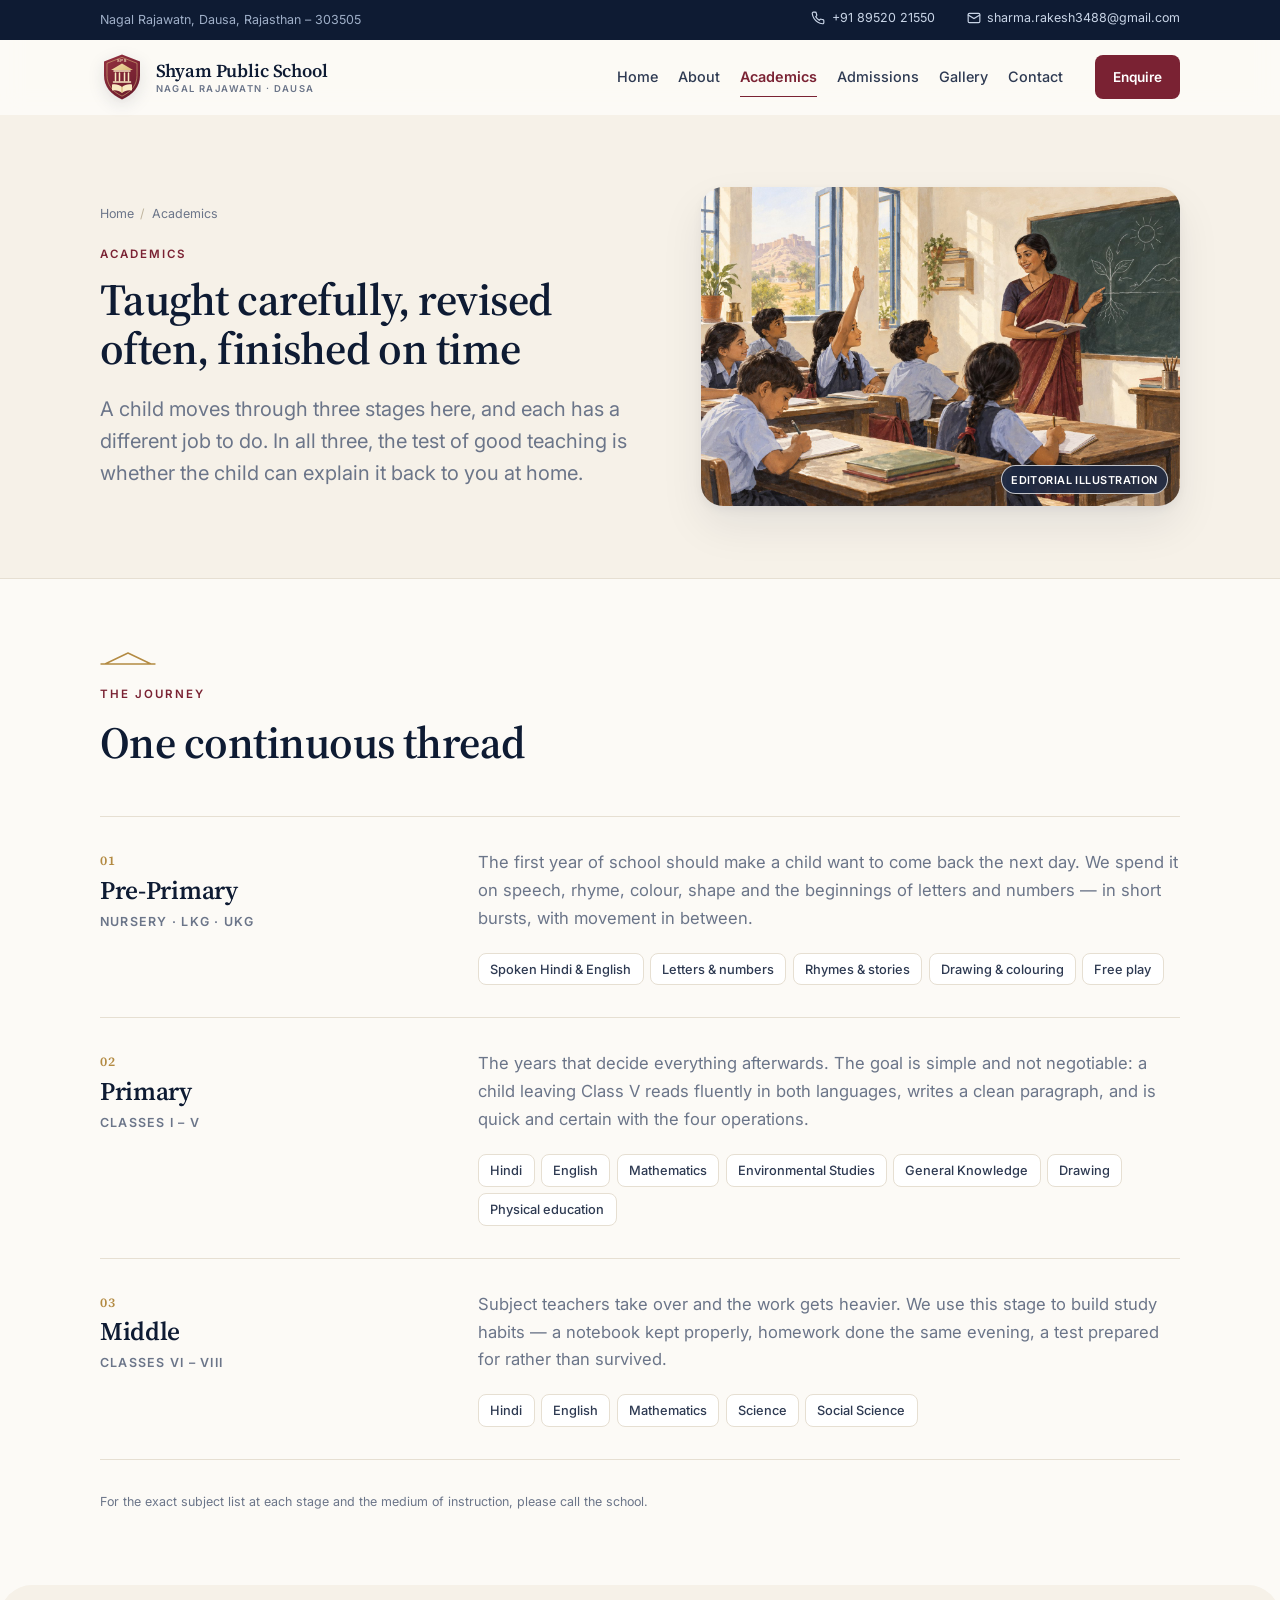
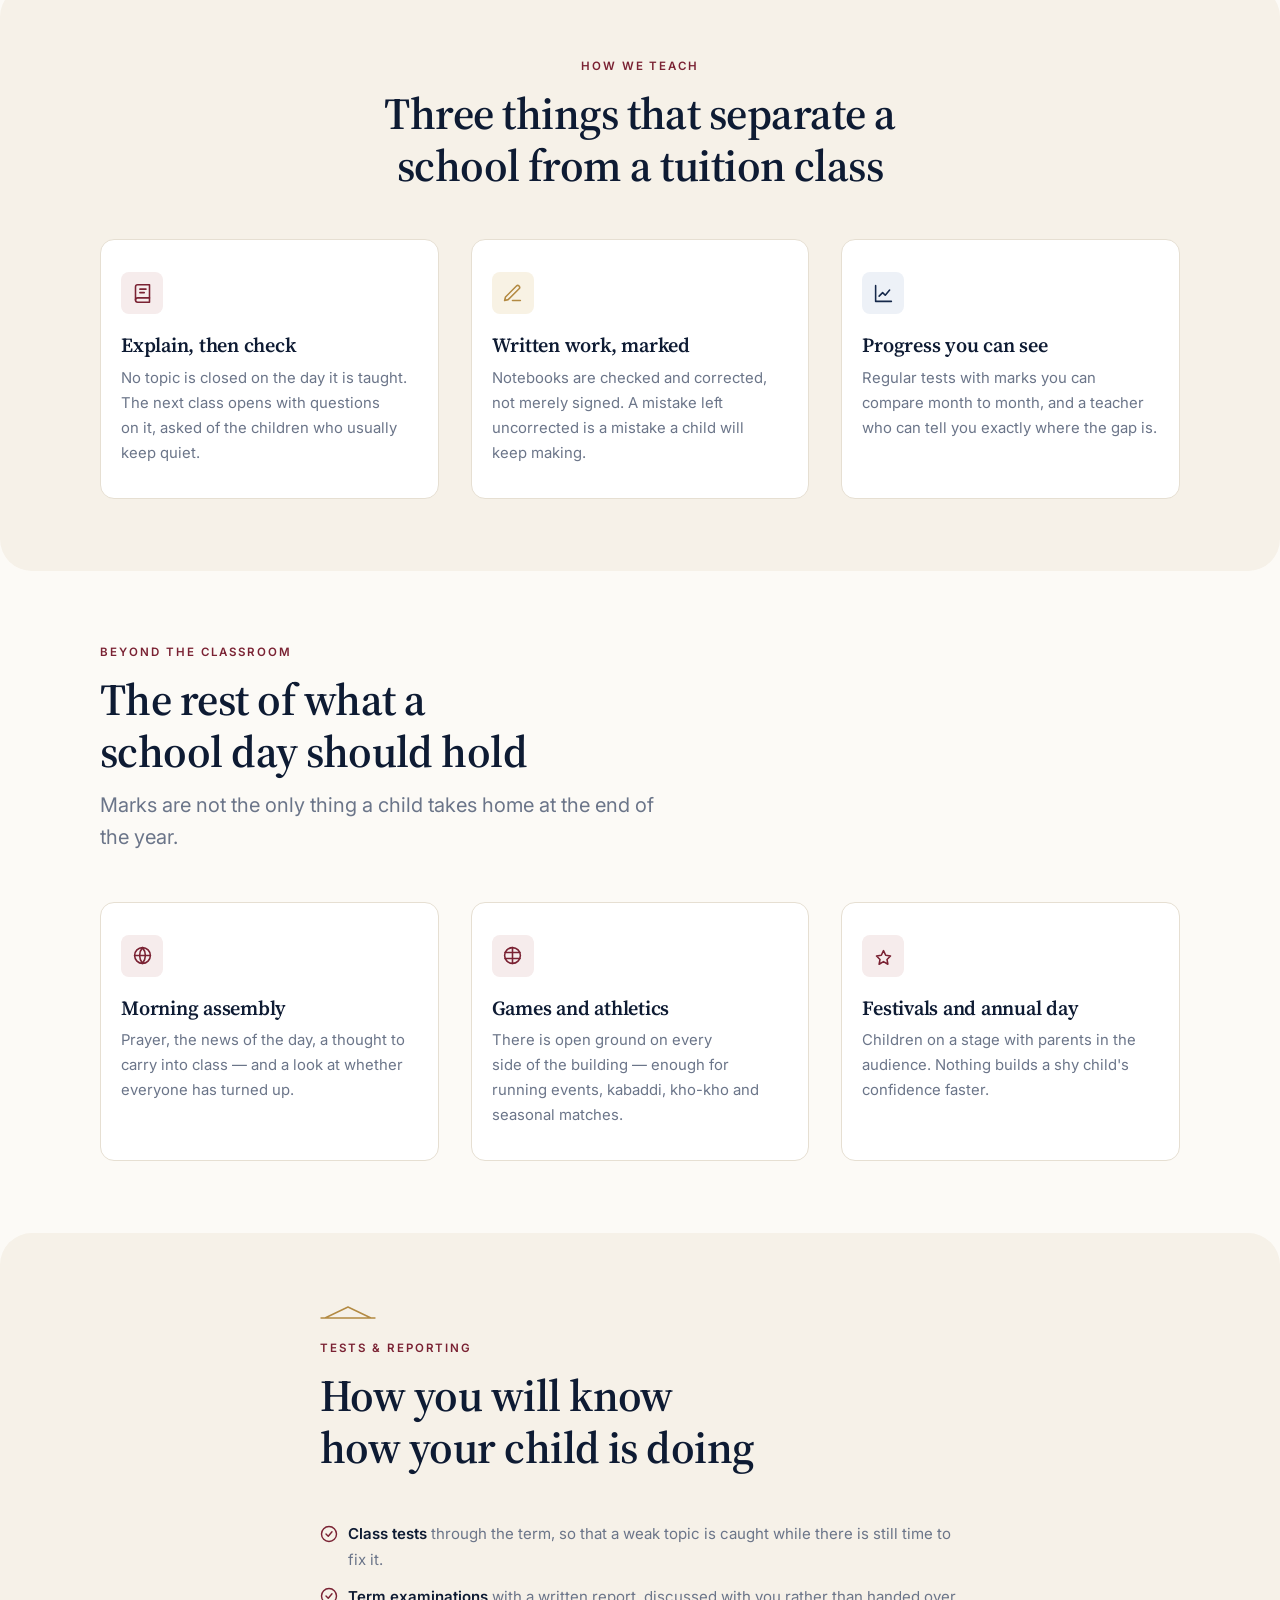
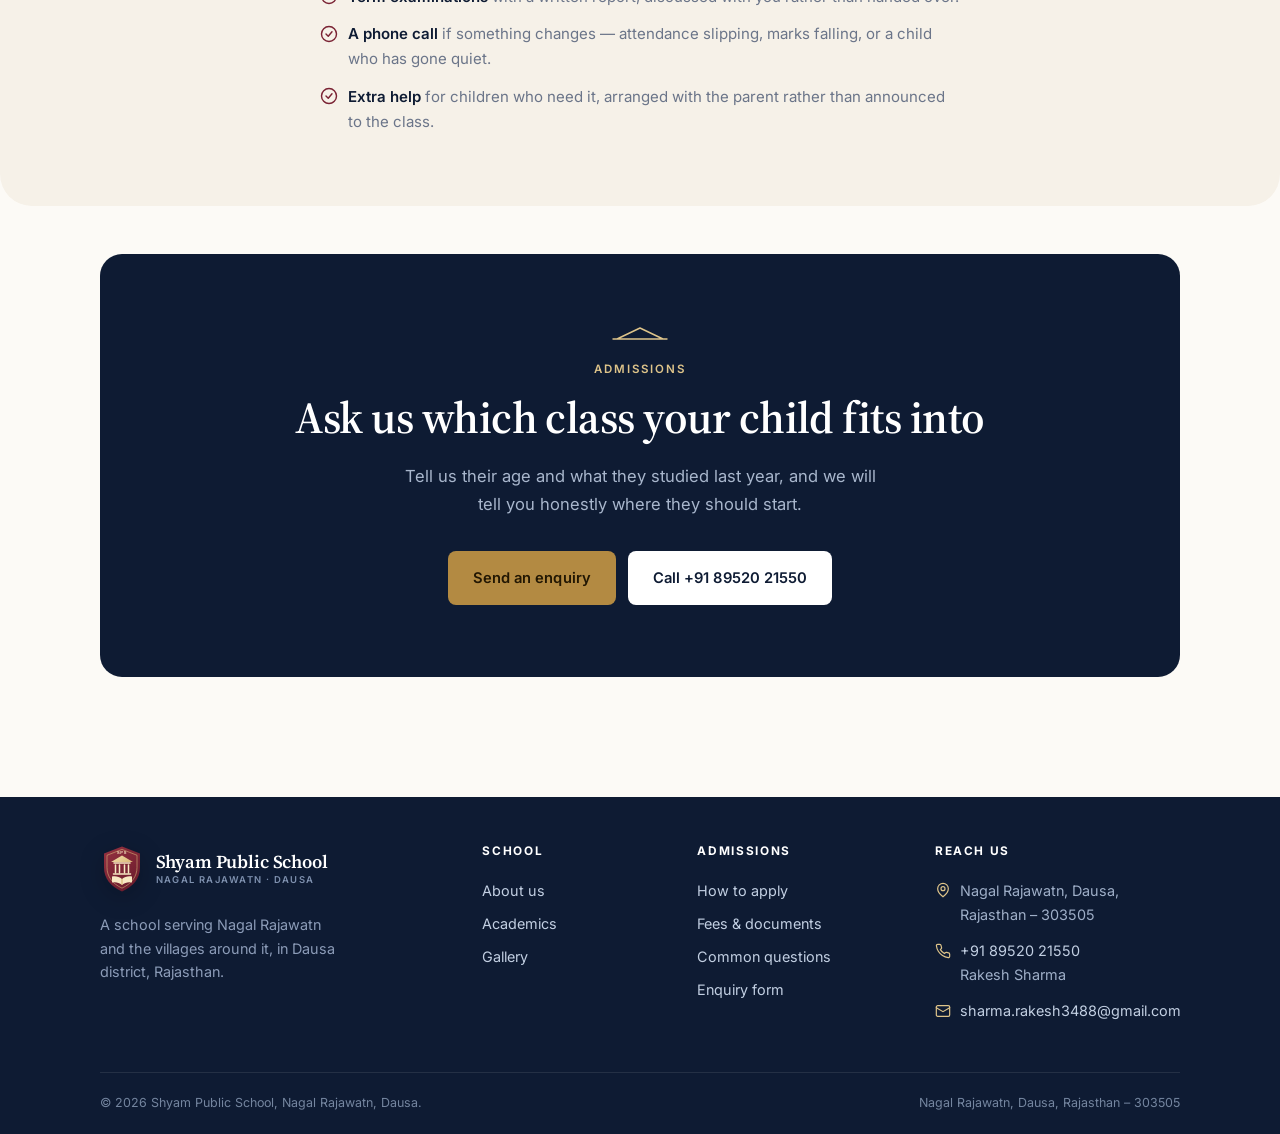
<file: academics.html>
<!DOCTYPE html>
<!--
  ============================================================================
  Shyam Public School — Nagal Rajawatn, Dausa, Rajasthan
  ============================================================================
  BEFORE THIS SITE GOES LIVE, see docs/launch-checklist.md.

  In short:
    1. The phone number, email and contact person came from a supplied contact
       screenshot and must be confirmed by the school.
    2. Facts the school has not yet confirmed are NOT asserted anywhere on
       these pages. Each one is marked with a CONFIRM comment in the HTML and
       listed in docs/content-checklist.md. Fill them in and the copy around
       them already reads correctly.
    3. Only the school's own photographs are used. No stock or generated image
       is presented as this campus, its rooms or its students.
    4. The website logo is an original visual identity concept. Replace it if
       the school supplies an officially registered crest.
  ============================================================================
-->
<html lang="en-IN">
<head>
<meta charset="utf-8">
<meta name="viewport" content="width=device-width, initial-scale=1">
<title>Academics — Shyam Public School, Nagal Rajawatn, Dausa</title>
<meta name="description" content="Pre-primary to senior classes at Shyam Public School: subjects, how we teach, activities beyond the classroom, and how progress is reported to parents.">
<meta name="theme-color" content="#FCFAF6">
<link rel="canonical" href="https://example.com/academics.html">
<link rel="icon" href="assets/img/brand/favicon.svg" type="image/svg+xml">

<meta property="og:type" content="website">
<meta property="og:title" content="Academics at Shyam Public School">
<meta property="og:description" content="Taught carefully, revised often, finished on time.">
<meta property="og:image" content="assets/img/photos/campus-front-wide.jpg">
<meta property="og:locale" content="en_IN">

<link rel="preconnect" href="https://fonts.googleapis.com">
<link rel="preconnect" href="https://fonts.gstatic.com" crossorigin>
<link href="https://fonts.googleapis.com/css2?family=Source+Serif+4:opsz,wght@8..60,400;8..60,500;8..60,600&family=Inter:wght@400;500;600;700&display=swap" rel="stylesheet">
<link rel="stylesheet" href="assets/css/styles.css">

</head>
<body>

<a class="skip-link" href="#main">Skip to content</a>

<header class="site-header">
  <div class="topbar">
    <div class="wrap">
      <span>Nagal Rajawatn, Dausa, Rajasthan – 303505</span>
      <ul class="topbar-list">
        <li><a href="tel:+918952021550">
          <svg viewBox="0 0 24 24" width="14" height="14" fill="none" stroke="currentColor" stroke-width="2" stroke-linecap="round"><path d="M22 16.9v3a2 2 0 0 1-2.2 2 19.8 19.8 0 0 1-8.6-3.1 19.5 19.5 0 0 1-6-6A19.8 19.8 0 0 1 2.1 4.2 2 2 0 0 1 4.1 2h3a2 2 0 0 1 2 1.7c.1 1 .4 1.9.7 2.8a2 2 0 0 1-.5 2.1L8.1 9.9a16 16 0 0 0 6 6l1.3-1.3a2 2 0 0 1 2.1-.5c.9.3 1.8.6 2.8.7a2 2 0 0 1 1.7 2z"/></svg>
          +91 89520 21550</a></li>
        <li><a href="mailto:sharma.rakesh3488@gmail.com">
          <svg viewBox="0 0 24 24" width="14" height="14" fill="none" stroke="currentColor" stroke-width="2" stroke-linecap="round"><rect x="2" y="4" width="20" height="16" rx="2"/><path d="m2 7 10 6 10-6"/></svg>
          sharma.rakesh3488@gmail.com</a></li>
      </ul>
    </div>
  </div>

  <div class="wrap">
    <div class="header-inner">
      <!-- Original website logo concept. Replace if the school supplies an official crest. -->
      <a class="wordmark" href="index.html" aria-label="Shyam Public School — home">
        <img class="wordmark__logo" src="assets/img/brand/school-logo.svg" alt="" width="44" height="48">
        <span class="wordmark__text">
          <span class="wordmark__name">Shyam Public School</span>
          <span class="wordmark__sub">Nagal Rajawatn · Dausa</span>
        </span>
      </a>

      <button class="nav-toggle" type="button" aria-expanded="false" aria-controls="primary-nav" data-nav-toggle>
        <span class="nav-toggle__bars" aria-hidden="true"><span></span><span></span><span></span></span>
        Menu
      </button>

      <nav class="nav" id="primary-nav" aria-label="Main">
        <ul class="nav__list">
          <li><a href="index.html">Home</a></li>
          <li><a href="about.html">About</a></li>
          <li><a href="academics.html" aria-current="page">Academics</a></li>
          <li><a href="admissions.html">Admissions</a></li>
          <li><a href="gallery.html">Gallery</a></li>
          <li><a href="contact.html">Contact</a></li>
        </ul>
        <div class="nav__foot">
          <a class="btn btn--sm" href="admissions.html#enquiry">Enquire</a>
          <p class="nav__contact">Speak to Rakesh Sharma<br><a href="tel:+918952021550">+91 89520 21550</a></p>
        </div>
      </nav>
    </div>
  </div>
</header>
<div class="nav-scrim" data-nav-scrim></div>

<main id="main">

  <section class="page-hero">
    <div class="wrap">
      <div class="page-hero__grid">
        <div>
          <ol class="breadcrumb">
        <li><a href="index.html">Home</a></li>
        <li>Academics</li>
      </ol>
      <span class="eyebrow" data-reveal>Academics</span>
      <h1 data-reveal>Taught carefully, revised often, finished on time</h1>
          <p class="lead" data-reveal>A child moves through three stages here, and each has a different job to do. In all three, the test of good teaching is whether the child can explain it back to you at home.</p>
        </div>

        <figure class="editorial-visual" data-reveal>
          <img src="assets/img/illustrations/academics-attentive-teaching.jpg"
               alt="Illustration of a teacher guiding a classroom of children as one child raises her hand"
               width="1536" height="1024" fetchpriority="high">
          <figcaption>Editorial illustration</figcaption>
        </figure>
      </div>
    </div>
  </section>

  <section class="section">
    <div class="wrap">
      <div class="section-head" data-reveal>
        <svg class="pediment" viewBox="0 0 56 14" fill="none" aria-hidden="true"><path d="M1 13h54M5 13 28 2l23 11" stroke="currentColor" stroke-width="1.4" stroke-linecap="round" stroke-linejoin="round"/></svg>
        <span class="eyebrow">The journey</span>
        <h2>One continuous thread</h2>
      </div>

      <div data-reveal>
        <div class="stage">
          <div>
            <span class="stage__idx">01</span>
            <h3 class="stage__title">Pre-Primary</h3>
            <span class="stage__years">Nursery · LKG · UKG</span>
          </div>
          <div class="stage__body">
            <p>The first year of school should make a child want to come back the next day. We spend it on speech, rhyme, colour, shape and the beginnings of letters and numbers — in short bursts, with movement in between.</p>
            <ul class="pill-list">
              <li>Spoken Hindi &amp; English</li>
              <li>Letters &amp; numbers</li>
              <li>Rhymes &amp; stories</li>
              <li>Drawing &amp; colouring</li>
              <li>Free play</li>
            </ul>
          </div>
        </div>

        <div class="stage">
          <div>
            <span class="stage__idx">02</span>
            <h3 class="stage__title">Primary</h3>
            <span class="stage__years">Classes I – V</span>
          </div>
          <div class="stage__body">
            <p>The years that decide everything afterwards. The goal is simple and not negotiable: a child leaving Class V reads fluently in both languages, writes a clean paragraph, and is quick and certain with the four operations.</p>
            <ul class="pill-list">
              <li>Hindi</li>
              <li>English</li>
              <li>Mathematics</li>
              <li>Environmental Studies</li>
              <li>General Knowledge</li>
              <li>Drawing</li>
              <li>Physical education</li>
            </ul>
          </div>
        </div>

        <div class="stage">
          <div>
            <span class="stage__idx">03</span>
            <h3 class="stage__title">Middle</h3>
            <span class="stage__years">Classes VI – VIII</span>
          </div>
          <div class="stage__body">
            <p>Subject teachers take over and the work gets heavier. We use this stage to build study habits — a notebook kept properly, homework done the same evening, a test prepared for rather than survived.</p>
            <ul class="pill-list">
              <li>Hindi</li>
              <li>English</li>
              <li>Mathematics</li>
              <li>Science</li>
              <li>Social Science</li>
            </ul>
          </div>
        </div>
      </div>

      <!-- CONFIRM: the exact subject list at each stage, the medium of instruction,
           any additional subjects (Sanskrit, Computers), and whether the school runs
           Class IX and above. If senior classes exist, add a fourth stage here and on
           the home page. The lists above follow the standard state pattern. -->

      <p class="field__hint" style="margin-top:var(--sp-4)">
        For the exact subject list at each stage and the medium of instruction,
        please call the school.
      </p>
    </div>
  </section>

  <section class="section section--cream curve-top curve-bottom">
    <div class="wrap">
      <div class="section-head section-head--center" data-reveal>
        <span class="eyebrow">How we teach</span>
        <h2>Three things that separate a school from a tuition class</h2>
      </div>

      <div class="grid grid--3" data-reveal-group>
        <article class="card" data-reveal>
          <div class="card__icon" aria-hidden="true">
            <svg viewBox="0 0 24 24" fill="none" stroke="currentColor" stroke-width="1.8" stroke-linecap="round" stroke-linejoin="round"><path d="M4 19.5A2.5 2.5 0 0 1 6.5 17H20"/><path d="M6.5 2H20v20H6.5A2.5 2.5 0 0 1 4 19.5v-15A2.5 2.5 0 0 1 6.5 2z"/><path d="M9 7h7M9 11h5"/></svg>
          </div>
          <h3>Explain, then check</h3>
          <p>No topic is closed on the day it is taught. The next class opens with questions on it, asked of the children who usually keep quiet.</p>
        </article>

        <article class="card card--gold" data-reveal>
          <div class="card__icon" aria-hidden="true">
            <svg viewBox="0 0 24 24" fill="none" stroke="currentColor" stroke-width="1.8" stroke-linecap="round" stroke-linejoin="round"><path d="M12 20h9"/><path d="M16.5 3.5a2.1 2.1 0 0 1 3 3L7 19l-4 1 1-4 12.5-12.5z"/></svg>
          </div>
          <h3>Written work, marked</h3>
          <p>Notebooks are checked and corrected, not merely signed. A mistake left uncorrected is a mistake a child will keep making.</p>
        </article>

        <article class="card card--navy" data-reveal>
          <div class="card__icon" aria-hidden="true">
            <svg viewBox="0 0 24 24" fill="none" stroke="currentColor" stroke-width="1.8" stroke-linecap="round" stroke-linejoin="round"><path d="M3 3v18h18"/><path d="m7 15 4-4 3 3 5-6"/></svg>
          </div>
          <h3>Progress you can see</h3>
          <p>Regular tests with marks you can compare month to month, and a teacher who can tell you exactly where the gap is.</p>
        </article>
      </div>
    </div>
  </section>

  <section class="section">
    <div class="wrap">
      <div class="section-head" data-reveal>
        <span class="eyebrow">Beyond the classroom</span>
        <h2>The rest of what a school day should hold</h2>
        <p class="lead">Marks are not the only thing a child takes home at the end of the year.</p>
      </div>

      <div class="grid grid--3" data-reveal-group>
        <article class="card" data-reveal>
          <div class="card__icon" aria-hidden="true">
            <svg viewBox="0 0 24 24" fill="none" stroke="currentColor" stroke-width="1.8" stroke-linecap="round" stroke-linejoin="round"><circle cx="12" cy="12" r="9"/><path d="M12 3a14 14 0 0 0 0 18 14 14 0 0 0 0-18z"/><path d="M3 12h18"/></svg>
          </div>
          <h3>Morning assembly</h3>
          <p>Prayer, the news of the day, a thought to carry into class — and a look at whether everyone has turned up.</p>
        </article>

        <article class="card" data-reveal>
          <div class="card__icon" aria-hidden="true">
            <svg viewBox="0 0 24 24" fill="none" stroke="currentColor" stroke-width="1.8" stroke-linecap="round" stroke-linejoin="round"><circle cx="12" cy="12" r="9"/><path d="M12 3v18M3.5 8.5h17M3.5 15.5h17"/></svg>
          </div>
          <h3>Games and athletics</h3>
          <p>There is open ground on every side of the building — enough for running events, kabaddi, kho-kho and seasonal matches.</p>
        </article>

        <article class="card" data-reveal>
          <div class="card__icon" aria-hidden="true">
            <svg viewBox="0 0 24 24" fill="none" stroke="currentColor" stroke-width="1.8" stroke-linecap="round" stroke-linejoin="round"><path d="M12 19 7 22l1-5.5L4 12.5l5.5-.8L12 6.5l2.5 5.2 5.5.8-4 4 1 5.5z"/></svg>
          </div>
          <h3>Festivals and annual day</h3>
          <p>Children on a stage with parents in the audience. Nothing builds a shy child's confidence faster.</p>
        </article>
      </div>

      <!-- CONFIRM: art, craft and music periods; science practicals; computer
           lessons; and any clubs or competitions the school runs. Add cards above
           once confirmed, with the school's own photographs. -->
    </div>
  </section>

  <section class="section section--cream curve-top curve-bottom">
    <div class="wrap wrap--narrow">
      <div class="section-head" data-reveal>
        <svg class="pediment" viewBox="0 0 56 14" fill="none" aria-hidden="true"><path d="M1 13h54M5 13 28 2l23 11" stroke="currentColor" stroke-width="1.4" stroke-linecap="round" stroke-linejoin="round"/></svg>
        <span class="eyebrow">Tests &amp; reporting</span>
        <h2>How you will know how your child is doing</h2>
      </div>

      <ul class="checklist" data-reveal>
        <li>
          <svg viewBox="0 0 24 24" fill="none" stroke="currentColor" stroke-width="1.9" stroke-linecap="round" stroke-linejoin="round" aria-hidden="true"><circle cx="12" cy="12" r="10"/><path d="m8 12 3 3 5-6"/></svg>
          <span><strong>Class tests</strong> through the term, so that a weak topic is caught while there is still time to fix it.</span>
        </li>
        <li>
          <svg viewBox="0 0 24 24" fill="none" stroke="currentColor" stroke-width="1.9" stroke-linecap="round" stroke-linejoin="round" aria-hidden="true"><circle cx="12" cy="12" r="10"/><path d="m8 12 3 3 5-6"/></svg>
          <span><strong>Term examinations</strong> with a written report, discussed with you rather than handed over.</span>
        </li>
        <li>
          <svg viewBox="0 0 24 24" fill="none" stroke="currentColor" stroke-width="1.9" stroke-linecap="round" stroke-linejoin="round" aria-hidden="true"><circle cx="12" cy="12" r="10"/><path d="m8 12 3 3 5-6"/></svg>
          <span><strong>A phone call</strong> if something changes — attendance slipping, marks falling, or a child who has gone quiet.</span>
        </li>
        <li>
          <svg viewBox="0 0 24 24" fill="none" stroke="currentColor" stroke-width="1.9" stroke-linecap="round" stroke-linejoin="round" aria-hidden="true"><circle cx="12" cy="12" r="10"/><path d="m8 12 3 3 5-6"/></svg>
          <span><strong>Extra help</strong> for children who need it, arranged with the parent rather than announced to the class.</span>
        </li>
      </ul>
    </div>
  </section>

  <section class="section section--tight">
    <div class="wrap">
      <div class="cta-band" data-reveal>
        <svg class="pediment" viewBox="0 0 56 14" fill="none" aria-hidden="true"><path d="M1 13h54M5 13 28 2l23 11" stroke="currentColor" stroke-width="1.4" stroke-linecap="round" stroke-linejoin="round"/></svg>
        <span class="eyebrow">Admissions</span>
        <h2>Ask us which class your child fits into</h2>
        <p>Tell us their age and what they studied last year, and we will tell you honestly where they should start.</p>
        <div class="btn-row">
          <a class="btn btn--gold" href="admissions.html#enquiry">Send an enquiry</a>
          <a class="btn btn--light" href="tel:+918952021550">Call +91 89520 21550</a>
        </div>
      </div>
    </div>
  </section>

</main>

<footer class="site-footer">
  <div class="wrap">
    <div class="footer-grid">
      <div>
        <a class="wordmark" href="index.html">
          <img class="wordmark__logo" src="assets/img/brand/school-logo.svg" alt="" width="44" height="48">
          <span class="wordmark__text">
            <span class="wordmark__name">Shyam Public School</span>
            <span class="wordmark__sub">Nagal Rajawatn · Dausa</span>
          </span>
        </a>
        <p class="footer-about">A school serving Nagal Rajawatn and the villages around it, in Dausa district, Rajasthan.</p>
      </div>

      <div>
        <h3>School</h3>
        <ul class="footer-list">
          <li><a href="about.html">About us</a></li>
          <li><a href="academics.html">Academics</a></li>
          <li><a href="gallery.html">Gallery</a></li>
        </ul>
      </div>

      <div>
        <h3>Admissions</h3>
        <ul class="footer-list">
          <li><a href="admissions.html">How to apply</a></li>
          <li><a href="admissions.html#fees">Fees &amp; documents</a></li>
          <li><a href="admissions.html#faq">Common questions</a></li>
          <li><a href="admissions.html#enquiry">Enquiry form</a></li>
        </ul>
      </div>

      <div>
        <h3>Reach us</h3>
        <div class="footer-contact">
          <div>
            <svg viewBox="0 0 24 24" fill="none" stroke="currentColor" stroke-width="1.8" stroke-linecap="round" aria-hidden="true"><path d="M20 10c0 6-8 12-8 12s-8-6-8-12a8 8 0 0 1 16 0z"/><circle cx="12" cy="10" r="3"/></svg>
            <span>Nagal Rajawatn, Dausa,<br>Rajasthan – 303505</span>
          </div>
          <div>
            <svg viewBox="0 0 24 24" fill="none" stroke="currentColor" stroke-width="1.8" stroke-linecap="round" aria-hidden="true"><path d="M22 16.9v3a2 2 0 0 1-2.2 2 19.8 19.8 0 0 1-8.6-3.1 19.5 19.5 0 0 1-6-6A19.8 19.8 0 0 1 2.1 4.2 2 2 0 0 1 4.1 2h3a2 2 0 0 1 2 1.7c.1 1 .4 1.9.7 2.8a2 2 0 0 1-.5 2.1L8.1 9.9a16 16 0 0 0 6 6l1.3-1.3a2 2 0 0 1 2.1-.5c.9.3 1.8.6 2.8.7a2 2 0 0 1 1.7 2z"/></svg>
            <span><a href="tel:+918952021550">+91 89520 21550</a><br>Rakesh Sharma</span>
          </div>
          <div>
            <svg viewBox="0 0 24 24" fill="none" stroke="currentColor" stroke-width="1.8" stroke-linecap="round" aria-hidden="true"><rect x="2" y="4" width="20" height="16" rx="2"/><path d="m2 7 10 6 10-6"/></svg>
            <span><a href="mailto:sharma.rakesh3488@gmail.com">sharma.rakesh3488@gmail.com</a></span>
          </div>
        </div>
      </div>
    </div>

    <div class="footer-bottom">
      <span>© <span data-year>2026</span> Shyam Public School, Nagal Rajawatn, Dausa.</span>
      <span>Nagal Rajawatn, Dausa, Rajasthan – 303505</span>
    </div>
  </div>
</footer>

<nav class="action-bar" data-action-bar aria-label="Quick contact">
  <a href="tel:+918952021550">
    <svg viewBox="0 0 24 24" fill="none" stroke="currentColor" stroke-width="1.9" stroke-linecap="round" aria-hidden="true"><path d="M22 16.9v3a2 2 0 0 1-2.2 2 19.8 19.8 0 0 1-8.6-3.1 19.5 19.5 0 0 1-6-6A19.8 19.8 0 0 1 2.1 4.2 2 2 0 0 1 4.1 2h3a2 2 0 0 1 2 1.7c.1 1 .4 1.9.7 2.8a2 2 0 0 1-.5 2.1L8.1 9.9a16 16 0 0 0 6 6l1.3-1.3a2 2 0 0 1 2.1-.5c.9.3 1.8.6 2.8.7a2 2 0 0 1 1.7 2z"/></svg>
    Call
  </a>
  <a href="https://wa.me/918952021550?text=Namaste%2C%20I%20would%20like%20to%20ask%20about%20admission%20at%20Shyam%20Public%20School." target="_blank" rel="noopener">
    <svg viewBox="0 0 24 24" fill="currentColor" aria-hidden="true"><path d="M12.04 2C6.58 2 2.13 6.45 2.13 11.91c0 1.75.46 3.46 1.32 4.97L2 22l5.25-1.38a9.9 9.9 0 0 0 4.79 1.22h.01c5.46 0 9.9-4.45 9.9-9.91A9.86 9.86 0 0 0 12.04 2zm5.8 14.03c-.25.7-1.44 1.33-1.98 1.38-.54.05-1.04.24-3.5-.73-2.95-1.16-4.8-4.2-4.95-4.4-.14-.2-1.17-1.56-1.17-2.97 0-1.42.74-2.11 1-2.4.26-.3.57-.37.76-.37h.54c.17 0 .41-.07.63.48.22.55.76 1.9.83 2.04.07.14.11.3.02.49-.1.19-.15.3-.29.47l-.43.5c-.14.14-.29.3-.12.59.16.3.72 1.25 1.56 2.02 1.07.98 1.98 1.3 2.26 1.44.29.15.46.12.63-.07.17-.2.72-.85.91-1.14.2-.3.4-.25.66-.15.27.1 1.7.8 1.99.95.29.15.48.22.55.34.07.12.07.7-.18 1.4z"/></svg>
    WhatsApp
  </a>
  <a class="is-primary" href="admissions.html#enquiry">
    <svg viewBox="0 0 24 24" fill="none" stroke="currentColor" stroke-width="1.9" stroke-linecap="round" stroke-linejoin="round" aria-hidden="true"><path d="M14 2H6a2 2 0 0 0-2 2v16a2 2 0 0 0 2 2h12a2 2 0 0 0 2-2V8z"/><path d="M14 2v6h6"/><path d="M9 15h6M9 11h3"/></svg>
    Enquire
  </a>
</nav>

<script src="assets/js/main.js" defer></script>
</body>
</html>
</file>
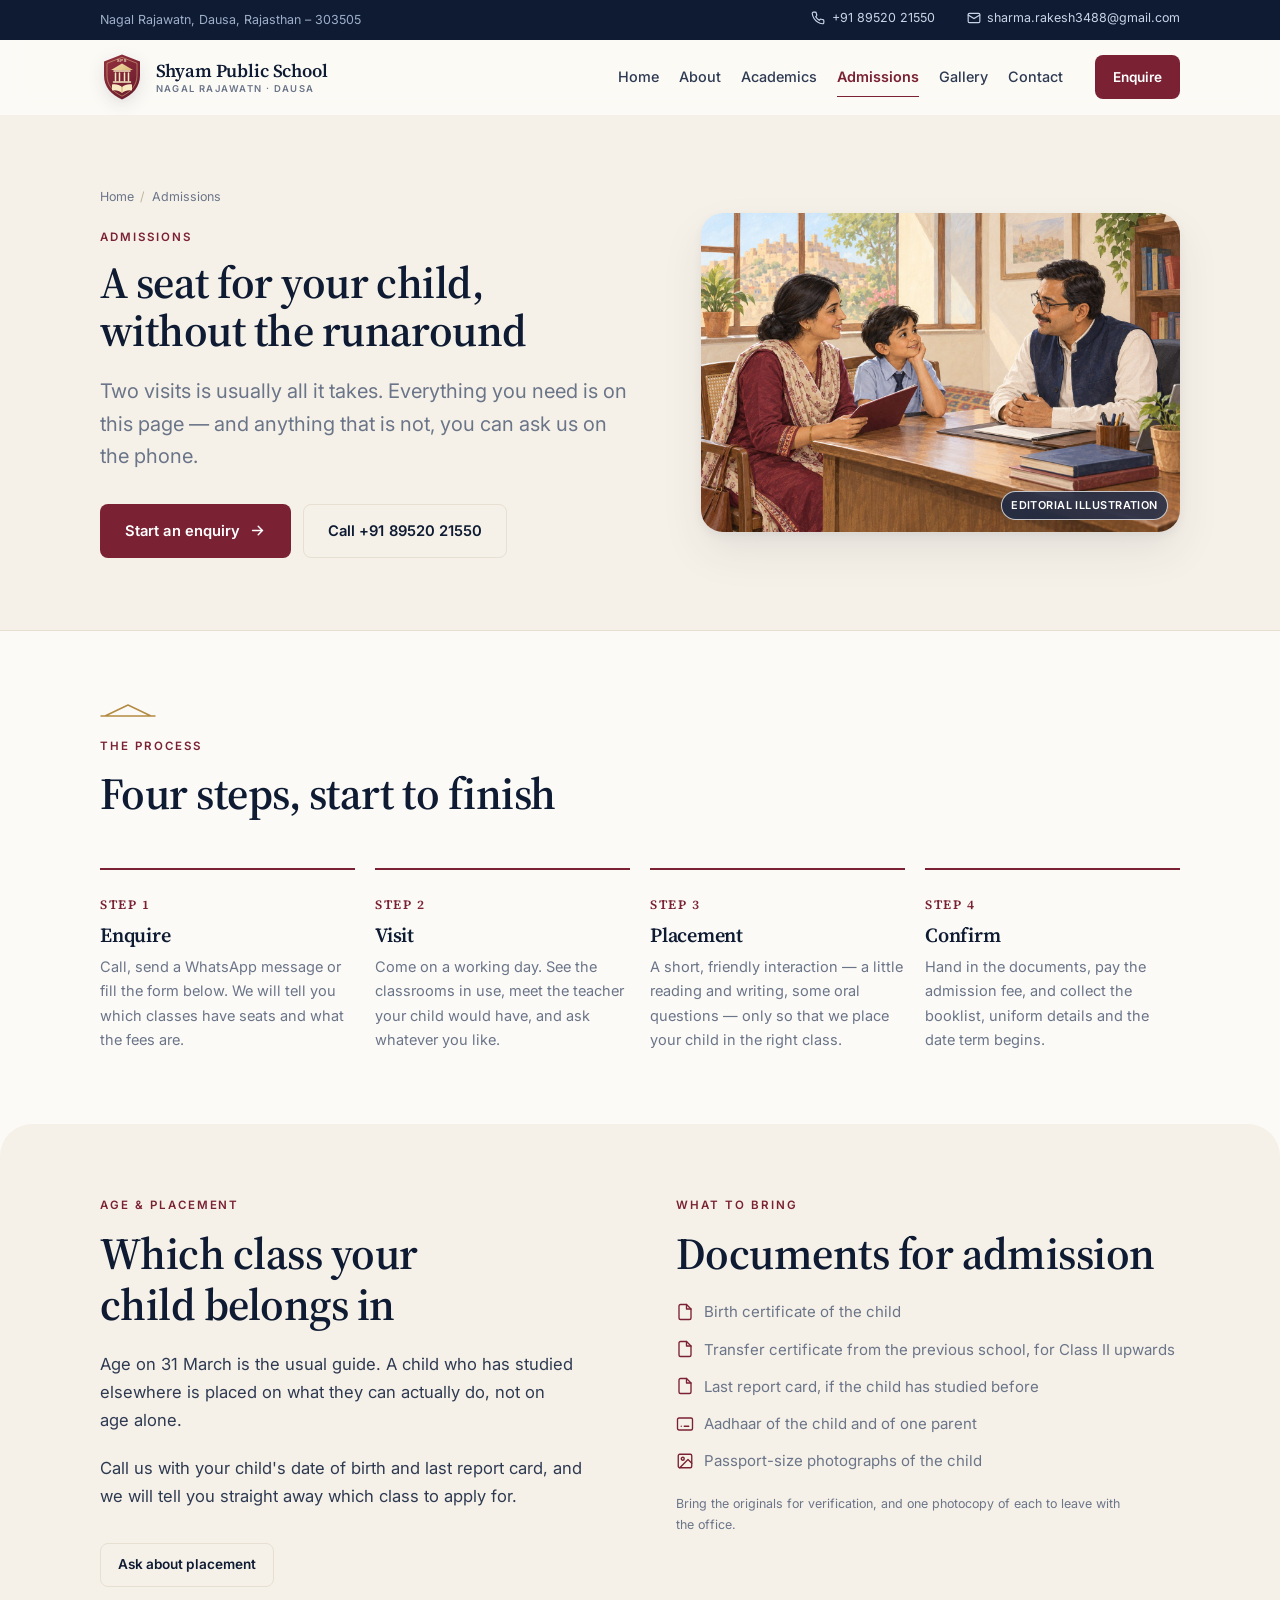
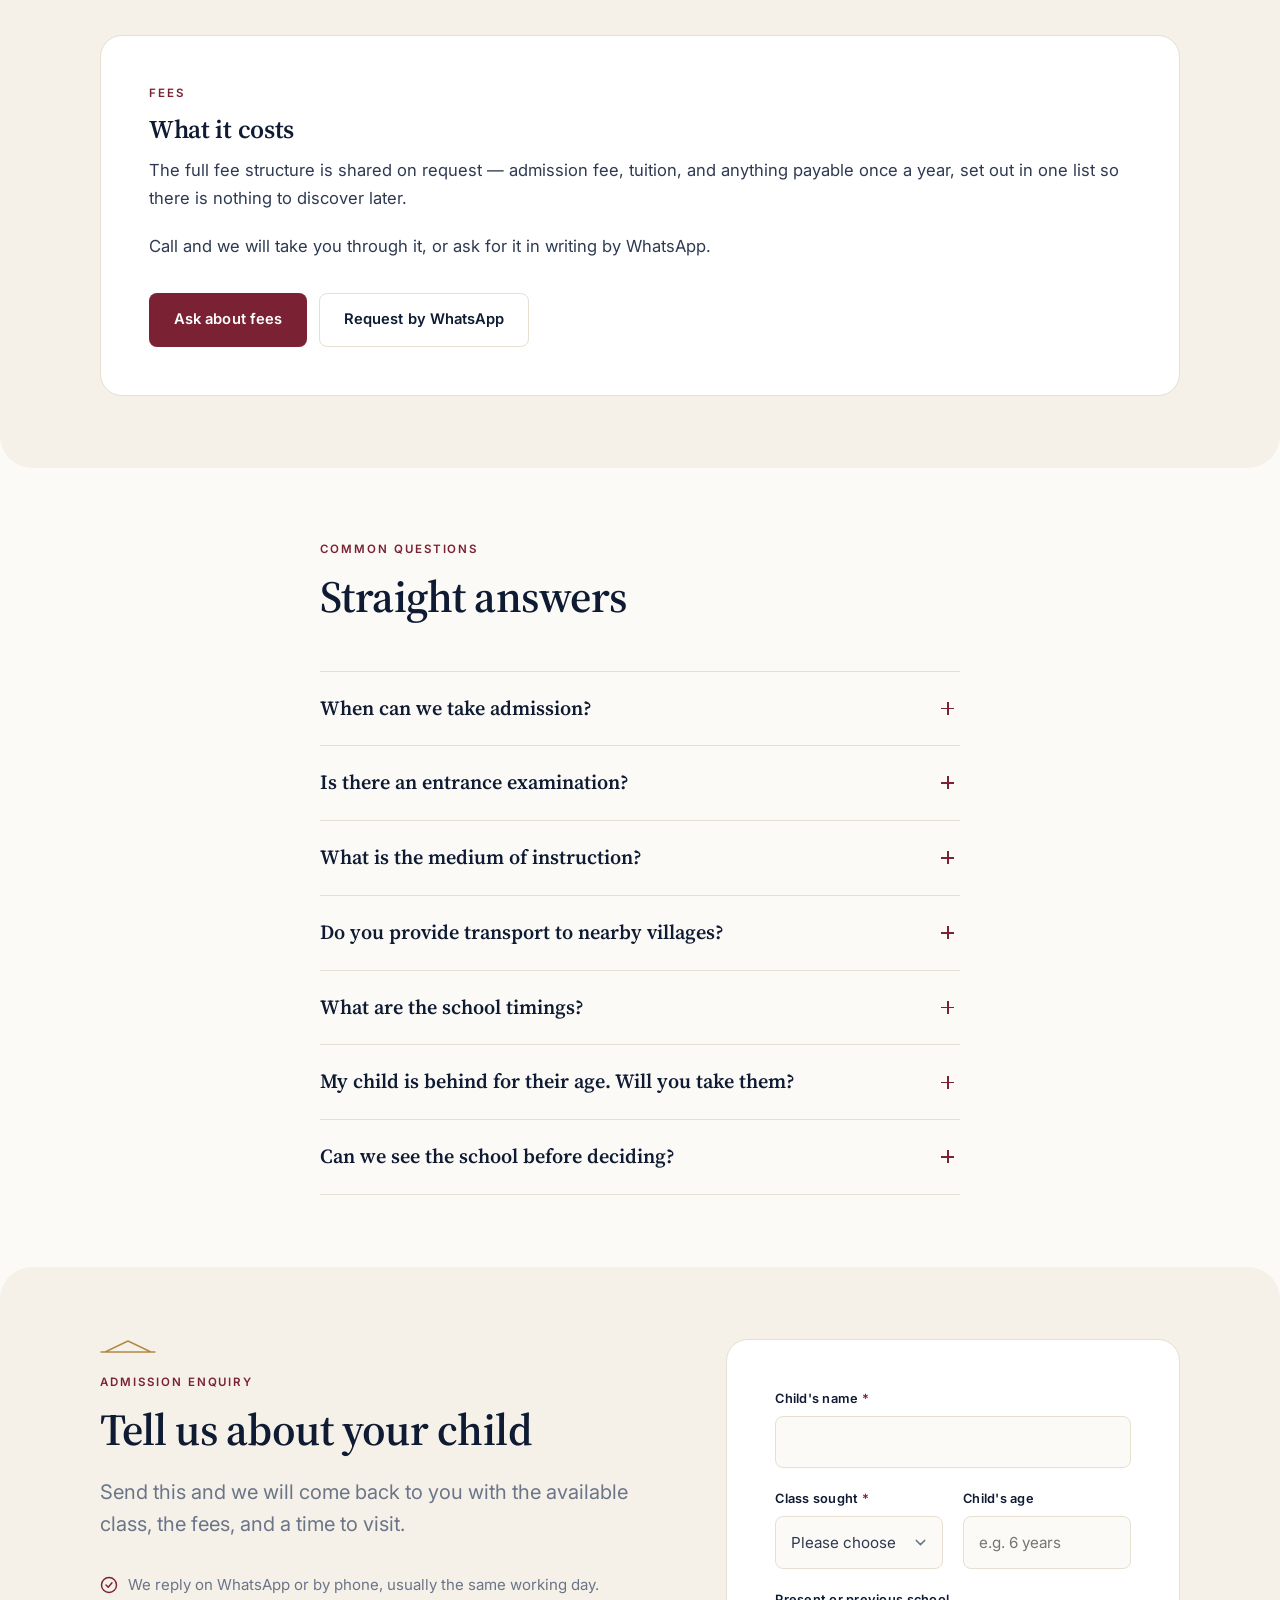
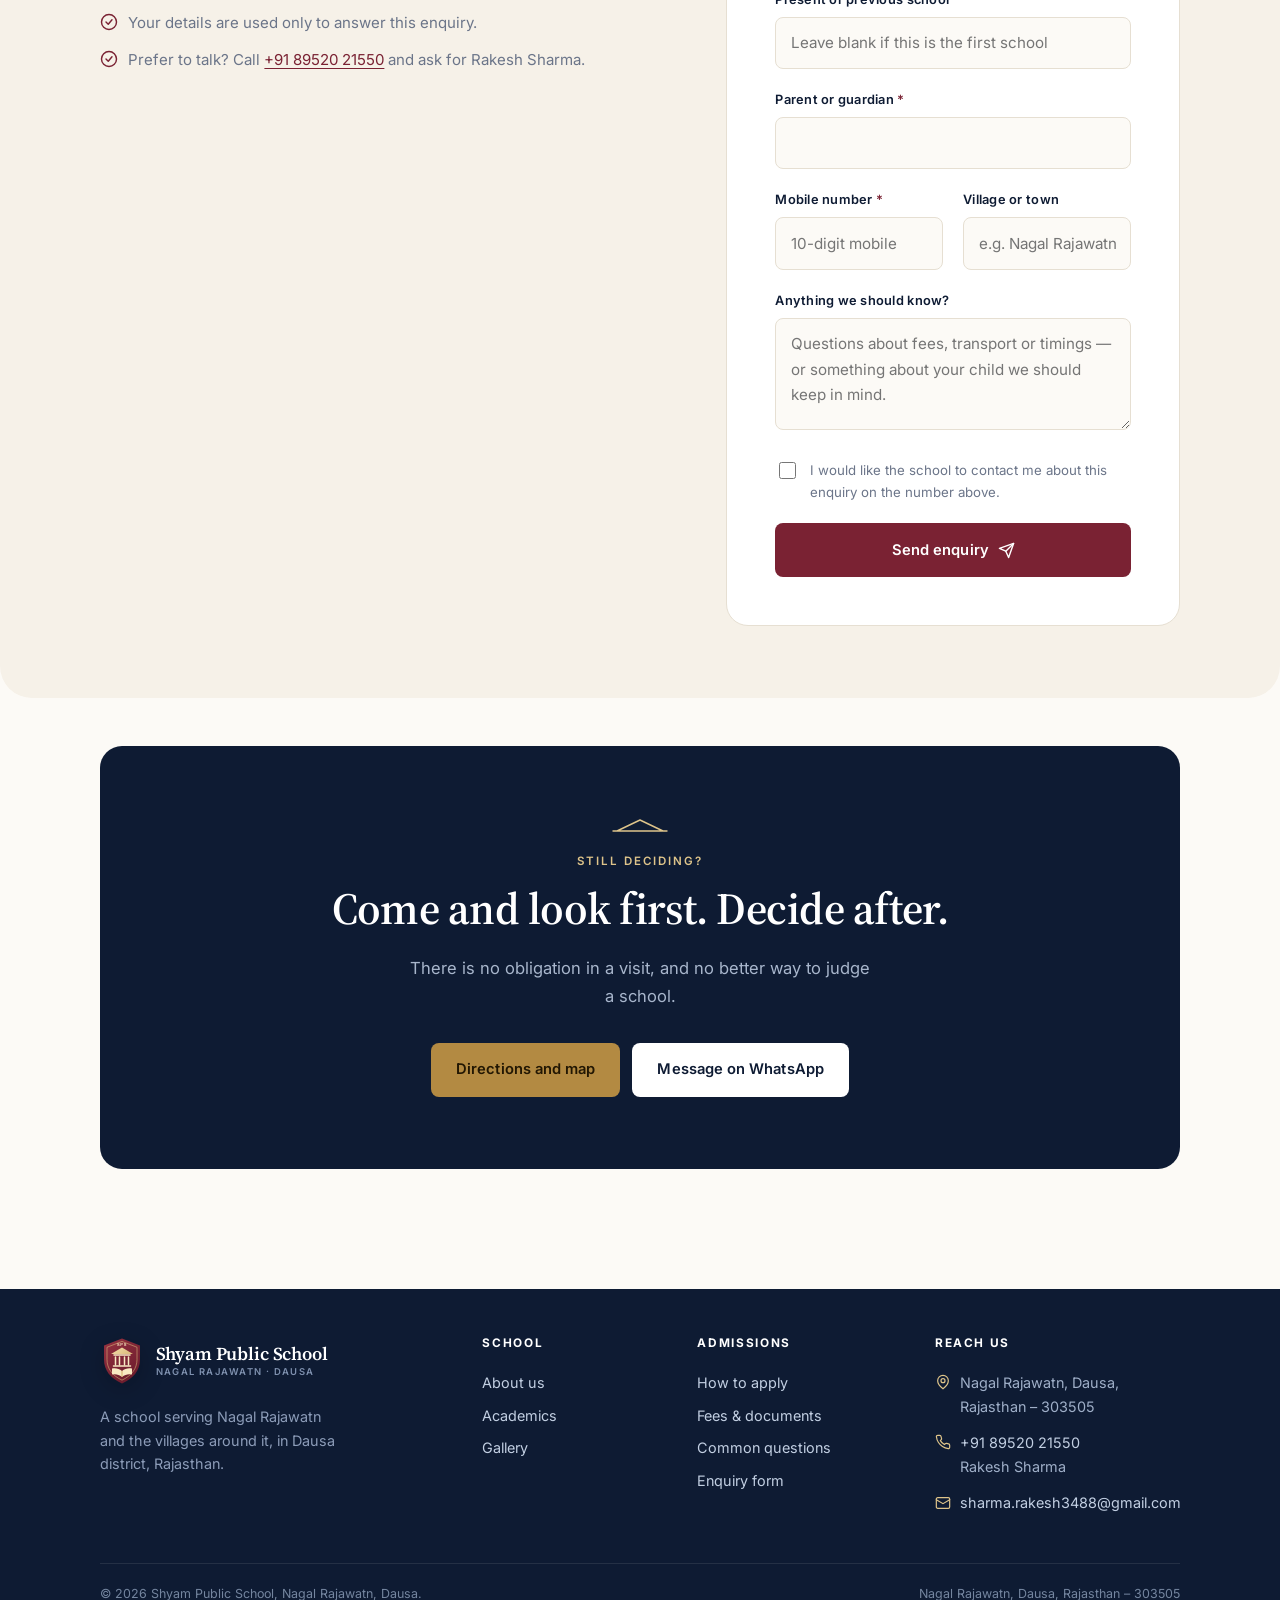
<file: admissions.html>
<!DOCTYPE html>
<!--
  ============================================================================
  Shyam Public School — Nagal Rajawatn, Dausa, Rajasthan
  ============================================================================
  BEFORE THIS SITE GOES LIVE, see docs/launch-checklist.md.

  In short:
    1. The phone number, email and contact person came from a supplied contact
       screenshot and must be confirmed by the school.
    2. Facts the school has not yet confirmed are NOT asserted anywhere on
       these pages. Each one is marked with a CONFIRM comment in the HTML and
       listed in docs/content-checklist.md. Fill them in and the copy around
       them already reads correctly.
    3. Only the school's own photographs are used. No stock or generated image
       is presented as this campus, its rooms or its students.
    4. The website logo is an original visual identity concept. Replace it if
       the school supplies an officially registered crest.
  ============================================================================
-->
<html lang="en-IN">
<head>
<meta charset="utf-8">
<meta name="viewport" content="width=device-width, initial-scale=1">
<title>Admissions — Shyam Public School, Nagal Rajawatn, Dausa</title>
<meta name="description" content="How to take admission at Shyam Public School, Nagal Rajawatn, Dausa: the four steps, documents needed, age criteria, questions parents ask, and the enquiry form.">
<meta name="theme-color" content="#FCFAF6">
<link rel="canonical" href="https://example.com/admissions.html">
<link rel="icon" href="assets/img/brand/favicon.svg" type="image/svg+xml">

<meta property="og:type" content="website">
<meta property="og:title" content="Admissions — Shyam Public School">
<meta property="og:description" content="A seat for your child, without the runaround. Enquiries welcome.">
<meta property="og:image" content="assets/img/photos/campus-entrance-portico.jpg">
<meta property="og:locale" content="en_IN">

<link rel="preconnect" href="https://fonts.googleapis.com">
<link rel="preconnect" href="https://fonts.gstatic.com" crossorigin>
<link href="https://fonts.googleapis.com/css2?family=Source+Serif+4:opsz,wght@8..60,400;8..60,500;8..60,600&family=Inter:wght@400;500;600;700&display=swap" rel="stylesheet">
<link rel="stylesheet" href="assets/css/styles.css">

</head>
<body>

<a class="skip-link" href="#main">Skip to content</a>

<header class="site-header">
  <div class="topbar">
    <div class="wrap">
      <span>Nagal Rajawatn, Dausa, Rajasthan – 303505</span>
      <ul class="topbar-list">
        <li><a href="tel:+918952021550">
          <svg viewBox="0 0 24 24" width="14" height="14" fill="none" stroke="currentColor" stroke-width="2" stroke-linecap="round"><path d="M22 16.9v3a2 2 0 0 1-2.2 2 19.8 19.8 0 0 1-8.6-3.1 19.5 19.5 0 0 1-6-6A19.8 19.8 0 0 1 2.1 4.2 2 2 0 0 1 4.1 2h3a2 2 0 0 1 2 1.7c.1 1 .4 1.9.7 2.8a2 2 0 0 1-.5 2.1L8.1 9.9a16 16 0 0 0 6 6l1.3-1.3a2 2 0 0 1 2.1-.5c.9.3 1.8.6 2.8.7a2 2 0 0 1 1.7 2z"/></svg>
          +91 89520 21550</a></li>
        <li><a href="mailto:sharma.rakesh3488@gmail.com">
          <svg viewBox="0 0 24 24" width="14" height="14" fill="none" stroke="currentColor" stroke-width="2" stroke-linecap="round"><rect x="2" y="4" width="20" height="16" rx="2"/><path d="m2 7 10 6 10-6"/></svg>
          sharma.rakesh3488@gmail.com</a></li>
      </ul>
    </div>
  </div>

  <div class="wrap">
    <div class="header-inner">
      <!-- Original website logo concept. Replace if the school supplies an official crest. -->
      <a class="wordmark" href="index.html" aria-label="Shyam Public School — home">
        <img class="wordmark__logo" src="assets/img/brand/school-logo.svg" alt="" width="44" height="48">
        <span class="wordmark__text">
          <span class="wordmark__name">Shyam Public School</span>
          <span class="wordmark__sub">Nagal Rajawatn · Dausa</span>
        </span>
      </a>

      <button class="nav-toggle" type="button" aria-expanded="false" aria-controls="primary-nav" data-nav-toggle>
        <span class="nav-toggle__bars" aria-hidden="true"><span></span><span></span><span></span></span>
        Menu
      </button>

      <nav class="nav" id="primary-nav" aria-label="Main">
        <ul class="nav__list">
          <li><a href="index.html">Home</a></li>
          <li><a href="about.html">About</a></li>
          <li><a href="academics.html">Academics</a></li>
          <li><a href="admissions.html" aria-current="page">Admissions</a></li>
          <li><a href="gallery.html">Gallery</a></li>
          <li><a href="contact.html">Contact</a></li>
        </ul>
        <div class="nav__foot">
          <a class="btn btn--sm" href="admissions.html#enquiry">Enquire</a>
          <p class="nav__contact">Speak to Rakesh Sharma<br><a href="tel:+918952021550">+91 89520 21550</a></p>
        </div>
      </nav>
    </div>
  </div>
</header>
<div class="nav-scrim" data-nav-scrim></div>

<main id="main">

  <section class="page-hero">
    <div class="wrap">
      <div class="page-hero__grid">
        <div>
          <ol class="breadcrumb">
        <li><a href="index.html">Home</a></li>
        <li>Admissions</li>
      </ol>
      <span class="eyebrow" data-reveal>Admissions</span>
      <h1 data-reveal>A seat for your child, without the runaround</h1>
      <p class="lead" data-reveal>Two visits is usually all it takes. Everything you need is on this page — and anything that is not, you can ask us on the phone.</p>
      <div class="btn-row" data-reveal>
        <a class="btn" href="#enquiry">
          Start an enquiry
          <svg class="ico" viewBox="0 0 24 24" fill="none" stroke="currentColor" stroke-width="2" stroke-linecap="round" aria-hidden="true"><path d="M5 12h14M13 6l6 6-6 6"/></svg>
        </a>
        <a class="btn btn--ghost" href="tel:+918952021550">Call +91 89520 21550</a>
      </div>
        </div>

        <figure class="editorial-visual" data-reveal>
          <img src="assets/img/illustrations/admissions-conversation.jpg"
               alt="Illustration of a parent and child having a welcoming admission conversation with an educator"
               width="1536" height="1024" fetchpriority="high">
          <figcaption>Editorial illustration</figcaption>
        </figure>
      </div>
    </div>
  </section>

  <section class="section">
    <div class="wrap">
      <div class="section-head" data-reveal>
        <svg class="pediment" viewBox="0 0 56 14" fill="none" aria-hidden="true"><path d="M1 13h54M5 13 28 2l23 11" stroke="currentColor" stroke-width="1.4" stroke-linecap="round" stroke-linejoin="round"/></svg>
        <span class="eyebrow">The process</span>
        <h2>Four steps, start to finish</h2>
      </div>

      <div class="journey" data-reveal-group>
        <article class="step" data-reveal>
          <span class="step__badge">STEP 1</span>
          <h3>Enquire</h3>
          <p>Call, send a WhatsApp message or fill the form below. We will tell you which classes have seats and what the fees are.</p>
        </article>
        <article class="step" data-reveal>
          <span class="step__badge">STEP 2</span>
          <h3>Visit</h3>
          <p>Come on a working day. See the classrooms in use, meet the teacher your child would have, and ask whatever you like.</p>
        </article>
        <article class="step" data-reveal>
          <span class="step__badge">STEP 3</span>
          <h3>Placement</h3>
          <p>A short, friendly interaction — a little reading and writing, some oral questions — only so that we place your child in the right class.</p>
        </article>
        <article class="step" data-reveal>
          <span class="step__badge">STEP 4</span>
          <h3>Confirm</h3>
          <p>Hand in the documents, pay the admission fee, and collect the booklist, uniform details and the date term begins.</p>
        </article>
      </div>
      <!-- CONFIRM: whether a placement interaction is actually held, and for which
           classes. Adjust Step 3 to match the school's real practice. -->
    </div>
  </section>

  <section class="section section--cream curve-top curve-bottom" id="fees">
    <div class="wrap">
      <div class="split split--top">
        <div data-reveal>
          <span class="eyebrow">Age &amp; placement</span>
          <h2>Which class your child belongs in</h2>
          <p>Age on 31 March is the usual guide. A child who has studied elsewhere is placed on what they can actually do, not on age alone.</p>
          <p>Call us with your child's date of birth and last report card, and we will tell you straight away which class to apply for.</p>
          <!-- CONFIRM: the minimum age for Nursery, LKG, UKG and Class I.
               A table of age criteria belongs here once the school confirms them. -->
          <div class="btn-row">
            <a class="btn btn--ghost btn--sm" href="tel:+918952021550">Ask about placement</a>
          </div>
        </div>

        <div data-reveal>
          <span class="eyebrow">What to bring</span>
          <h2>Documents for admission</h2>
          <ul class="checklist" style="margin-top:var(--sp-3)">
            <li>
              <svg viewBox="0 0 24 24" fill="none" stroke="currentColor" stroke-width="1.8" stroke-linecap="round" stroke-linejoin="round" aria-hidden="true"><path d="M14 2H6a2 2 0 0 0-2 2v16a2 2 0 0 0 2 2h12a2 2 0 0 0 2-2V8z"/><path d="M14 2v6h6"/></svg>
              <span>Birth certificate of the child</span>
            </li>
            <li>
              <svg viewBox="0 0 24 24" fill="none" stroke="currentColor" stroke-width="1.8" stroke-linecap="round" stroke-linejoin="round" aria-hidden="true"><path d="M14 2H6a2 2 0 0 0-2 2v16a2 2 0 0 0 2 2h12a2 2 0 0 0 2-2V8z"/><path d="M14 2v6h6"/></svg>
              <span>Transfer certificate from the previous school, for Class II upwards</span>
            </li>
            <li>
              <svg viewBox="0 0 24 24" fill="none" stroke="currentColor" stroke-width="1.8" stroke-linecap="round" stroke-linejoin="round" aria-hidden="true"><path d="M14 2H6a2 2 0 0 0-2 2v16a2 2 0 0 0 2 2h12a2 2 0 0 0 2-2V8z"/><path d="M14 2v6h6"/></svg>
              <span>Last report card, if the child has studied before</span>
            </li>
            <li>
              <svg viewBox="0 0 24 24" fill="none" stroke="currentColor" stroke-width="1.8" stroke-linecap="round" stroke-linejoin="round" aria-hidden="true"><rect x="2" y="4" width="20" height="16" rx="2"/><path d="M7 15h.01M11 15h6"/></svg>
              <span>Aadhaar of the child and of one parent</span>
            </li>
            <li>
              <svg viewBox="0 0 24 24" fill="none" stroke="currentColor" stroke-width="1.8" stroke-linecap="round" stroke-linejoin="round" aria-hidden="true"><rect x="3" y="3" width="18" height="18" rx="2"/><circle cx="9" cy="9" r="2"/><path d="m21 15-5-5L5 21"/></svg>
              <span>Passport-size photographs of the child</span>
            </li>
          </ul>
          <p class="field__hint" style="margin-top:var(--sp-3)">Bring the originals for verification, and one photocopy of each to leave with the office.</p>
        </div>
      </div>

      <div class="form-card" style="margin-top:var(--sp-5)" data-reveal>
        <span class="eyebrow">Fees</span>
        <h3>What it costs</h3>
        <p>The full fee structure is shared on request — admission fee, tuition, and anything payable once a year, set out in one list so there is nothing to discover later.</p>
        <p>Call and we will take you through it, or ask for it in writing by WhatsApp.</p>
        <!-- CONFIRM: admission fee, tuition fee and payment cycle, transport charges
             by route, books and uniform costs, and any sibling, RTE or other
             concessions. Publish the figures here once the school approves them. -->
        <div class="btn-row">
          <a class="btn" href="tel:+918952021550">Ask about fees</a>
          <a class="btn btn--ghost" href="https://wa.me/918952021550?text=Namaste%2C%20please%20share%20the%20fee%20structure%20for%20Shyam%20Public%20School." target="_blank" rel="noopener">Request by WhatsApp</a>
        </div>
      </div>
    </div>
  </section>

  <section class="section" id="faq">
    <div class="wrap wrap--narrow">
      <div class="section-head" data-reveal>
        <span class="eyebrow">Common questions</span>
        <h2>Straight answers</h2>
      </div>

      <div class="faq" data-reveal>
        <div class="faq__item">
          <button class="faq__q" type="button" aria-expanded="false">When can we take admission?</button>
          <div class="faq__a"><div><p>The main intake is before the session begins. Mid-year admissions are considered wherever a seat is free and the child can catch up — ask us, and we will tell you honestly whether it is a good idea.</p></div></div>
          <!-- CONFIRM: the month the session begins, and whether mid-year admission is allowed -->
        </div>

        <div class="faq__item">
          <button class="faq__q" type="button" aria-expanded="false">Is there an entrance examination?</button>
          <div class="faq__a"><div><p>No. There is a short interaction for Class II upwards, and its only purpose is to place your child in the right class. No child is refused for doing badly in it.</p></div></div>
        </div>

        <div class="faq__item">
          <button class="faq__q" type="button" aria-expanded="false">What is the medium of instruction?</button>
          <div class="faq__a"><div><p>Children here are taught to read and write properly in both Hindi and English. For the exact medium used in each class, please call the school — you will be told precisely.</p></div></div>
          <!-- CONFIRM: medium of instruction. Replace this answer with the real one. -->
        </div>

        <div class="faq__item">
          <button class="faq__q" type="button" aria-expanded="false">Do you provide transport to nearby villages?</button>
          <div class="faq__a"><div><p>Please call with the name of your village and we will tell you whether we reach it, at what time, and what it costs.</p></div></div>
          <!-- CONFIRM: whether transport runs, the routes covered and the charges -->
        </div>

        <div class="faq__item">
          <button class="faq__q" type="button" aria-expanded="false">What are the school timings?</button>
          <div class="faq__a"><div><p>Timings change between summer and winter, and parents are told before any change takes effect. Call for the current timings.</p></div></div>
          <!-- CONFIRM: summer and winter timings, and working days -->
        </div>

        <div class="faq__item">
          <button class="faq__q" type="button" aria-expanded="false">My child is behind for their age. Will you take them?</button>
          <div class="faq__a"><div><p>Usually, yes — and we will say clearly which class we think they should join and what it will take to catch up. What we will not do is place a child two classes ahead of what they can manage and let them fail quietly.</p></div></div>
        </div>

        <div class="faq__item">
          <button class="faq__q" type="button" aria-expanded="false">Can we see the school before deciding?</button>
          <div class="faq__a"><div><p>Please do. Come on any working day while classes are running — that is when there is something worth seeing. A phone call first means someone will be free to walk you round.</p></div></div>
        </div>
      </div>
    </div>
  </section>

  <section class="section section--cream curve-top curve-bottom" id="enquiry">
    <div class="wrap">
      <div class="split split--wide-left split--top">
        <div data-reveal>
          <svg class="pediment" viewBox="0 0 56 14" fill="none" aria-hidden="true"><path d="M1 13h54M5 13 28 2l23 11" stroke="currentColor" stroke-width="1.4" stroke-linecap="round" stroke-linejoin="round"/></svg>
          <span class="eyebrow">Admission enquiry</span>
          <h2>Tell us about your child</h2>
          <p class="lead">Send this and we will come back to you with the available class, the fees, and a time to visit.</p>

          <ul class="checklist" style="margin-top:var(--sp-4)">
            <li>
              <svg viewBox="0 0 24 24" fill="none" stroke="currentColor" stroke-width="1.9" stroke-linecap="round" stroke-linejoin="round" aria-hidden="true"><circle cx="12" cy="12" r="10"/><path d="m8 12 3 3 5-6"/></svg>
              <span>We reply on WhatsApp or by phone, usually the same working day.</span>
            </li>
            <li>
              <svg viewBox="0 0 24 24" fill="none" stroke="currentColor" stroke-width="1.9" stroke-linecap="round" stroke-linejoin="round" aria-hidden="true"><circle cx="12" cy="12" r="10"/><path d="m8 12 3 3 5-6"/></svg>
              <span>Your details are used only to answer this enquiry.</span>
            </li>
            <li>
              <svg viewBox="0 0 24 24" fill="none" stroke="currentColor" stroke-width="1.9" stroke-linecap="round" stroke-linejoin="round" aria-hidden="true"><circle cx="12" cy="12" r="10"/><path d="m8 12 3 3 5-6"/></svg>
              <span>Prefer to talk? Call <a href="tel:+918952021550">+91 89520 21550</a> and ask for Rakesh Sharma.</span>
            </li>
          </ul>
        </div>

        <div data-reveal>
          <form class="form-card" data-enquiry-form novalidate>
            <div class="form-status" data-form-status role="status" aria-live="polite"></div>

            <div class="field">
              <label for="student-name">Child's name <span class="req" aria-hidden="true">*</span></label>
              <input type="text" id="student-name" name="student-name" autocomplete="name" required>
              <p class="field__error"></p>
            </div>

            <div class="field-row">
              <div class="field">
                <label for="class-sought">Class sought <span class="req" aria-hidden="true">*</span></label>
                <select id="class-sought" name="class-sought" required>
                  <option value="">Please choose</option>
                  <option>Nursery</option>
                  <option>LKG</option>
                  <option>UKG</option>
                  <option>Class I</option>
                  <option>Class II</option>
                  <option>Class III</option>
                  <option>Class IV</option>
                  <option>Class V</option>
                  <option>Class VI</option>
                  <option>Class VII</option>
                  <option>Class VIII</option>
                  <option>Not sure</option>
                </select>
                <p class="field__error"></p>
              </div>
              <div class="field">
                <label for="age">Child's age</label>
                <input type="text" id="age" name="age" inputmode="numeric" placeholder="e.g. 6 years">
              </div>
            </div>

            <div class="field">
              <label for="previous-school">Present or previous school</label>
              <input type="text" id="previous-school" name="previous-school" placeholder="Leave blank if this is the first school">
            </div>

            <div class="field">
              <label for="parent-name">Parent or guardian <span class="req" aria-hidden="true">*</span></label>
              <input type="text" id="parent-name" name="parent-name" required>
              <p class="field__error"></p>
            </div>

            <div class="field-row">
              <div class="field">
                <label for="phone">Mobile number <span class="req" aria-hidden="true">*</span></label>
                <input type="tel" id="phone" name="phone" inputmode="tel" autocomplete="tel" placeholder="10-digit mobile" required>
                <p class="field__error"></p>
              </div>
              <div class="field">
                <label for="village">Village or town</label>
                <input type="text" id="village" name="village" placeholder="e.g. Nagal Rajawatn">
              </div>
            </div>

            <div class="field">
              <label for="message">Anything we should know?</label>
              <textarea id="message" name="message" placeholder="Questions about fees, transport or timings — or something about your child we should keep in mind."></textarea>
            </div>

            <label class="consent">
              <input type="checkbox" name="consent" required>
              <span>I would like the school to contact me about this enquiry on the number above.</span>
            </label>

            <button class="btn btn--wide" type="submit">
              Send enquiry
              <svg class="ico" viewBox="0 0 24 24" fill="none" stroke="currentColor" stroke-width="2" stroke-linecap="round" stroke-linejoin="round" aria-hidden="true"><path d="M22 2 11 13"/><path d="M22 2 15 22l-4-9-9-4 20-7z"/></svg>
            </button>
          </form>
        </div>
      </div>
    </div>
  </section>

  <section class="section section--tight">
    <div class="wrap">
      <div class="cta-band" data-reveal>
        <svg class="pediment" viewBox="0 0 56 14" fill="none" aria-hidden="true"><path d="M1 13h54M5 13 28 2l23 11" stroke="currentColor" stroke-width="1.4" stroke-linecap="round" stroke-linejoin="round"/></svg>
        <span class="eyebrow">Still deciding?</span>
        <h2>Come and look first. Decide after.</h2>
        <p>There is no obligation in a visit, and no better way to judge a school.</p>
        <div class="btn-row">
          <a class="btn btn--gold" href="contact.html">Directions and map</a>
          <a class="btn btn--light" href="https://wa.me/918952021550?text=Namaste%2C%20I%20would%20like%20to%20visit%20Shyam%20Public%20School." target="_blank" rel="noopener">Message on WhatsApp</a>
        </div>
      </div>
    </div>
  </section>

</main>

<footer class="site-footer">
  <div class="wrap">
    <div class="footer-grid">
      <div>
        <a class="wordmark" href="index.html">
          <img class="wordmark__logo" src="assets/img/brand/school-logo.svg" alt="" width="44" height="48">
          <span class="wordmark__text">
            <span class="wordmark__name">Shyam Public School</span>
            <span class="wordmark__sub">Nagal Rajawatn · Dausa</span>
          </span>
        </a>
        <p class="footer-about">A school serving Nagal Rajawatn and the villages around it, in Dausa district, Rajasthan.</p>
      </div>

      <div>
        <h3>School</h3>
        <ul class="footer-list">
          <li><a href="about.html">About us</a></li>
          <li><a href="academics.html">Academics</a></li>
          <li><a href="gallery.html">Gallery</a></li>
        </ul>
      </div>

      <div>
        <h3>Admissions</h3>
        <ul class="footer-list">
          <li><a href="admissions.html">How to apply</a></li>
          <li><a href="admissions.html#fees">Fees &amp; documents</a></li>
          <li><a href="admissions.html#faq">Common questions</a></li>
          <li><a href="admissions.html#enquiry">Enquiry form</a></li>
        </ul>
      </div>

      <div>
        <h3>Reach us</h3>
        <div class="footer-contact">
          <div>
            <svg viewBox="0 0 24 24" fill="none" stroke="currentColor" stroke-width="1.8" stroke-linecap="round" aria-hidden="true"><path d="M20 10c0 6-8 12-8 12s-8-6-8-12a8 8 0 0 1 16 0z"/><circle cx="12" cy="10" r="3"/></svg>
            <span>Nagal Rajawatn, Dausa,<br>Rajasthan – 303505</span>
          </div>
          <div>
            <svg viewBox="0 0 24 24" fill="none" stroke="currentColor" stroke-width="1.8" stroke-linecap="round" aria-hidden="true"><path d="M22 16.9v3a2 2 0 0 1-2.2 2 19.8 19.8 0 0 1-8.6-3.1 19.5 19.5 0 0 1-6-6A19.8 19.8 0 0 1 2.1 4.2 2 2 0 0 1 4.1 2h3a2 2 0 0 1 2 1.7c.1 1 .4 1.9.7 2.8a2 2 0 0 1-.5 2.1L8.1 9.9a16 16 0 0 0 6 6l1.3-1.3a2 2 0 0 1 2.1-.5c.9.3 1.8.6 2.8.7a2 2 0 0 1 1.7 2z"/></svg>
            <span><a href="tel:+918952021550">+91 89520 21550</a><br>Rakesh Sharma</span>
          </div>
          <div>
            <svg viewBox="0 0 24 24" fill="none" stroke="currentColor" stroke-width="1.8" stroke-linecap="round" aria-hidden="true"><rect x="2" y="4" width="20" height="16" rx="2"/><path d="m2 7 10 6 10-6"/></svg>
            <span><a href="mailto:sharma.rakesh3488@gmail.com">sharma.rakesh3488@gmail.com</a></span>
          </div>
        </div>
      </div>
    </div>

    <div class="footer-bottom">
      <span>© <span data-year>2026</span> Shyam Public School, Nagal Rajawatn, Dausa.</span>
      <span>Nagal Rajawatn, Dausa, Rajasthan – 303505</span>
    </div>
  </div>
</footer>

<nav class="action-bar" data-action-bar aria-label="Quick contact">
  <a href="tel:+918952021550">
    <svg viewBox="0 0 24 24" fill="none" stroke="currentColor" stroke-width="1.9" stroke-linecap="round" aria-hidden="true"><path d="M22 16.9v3a2 2 0 0 1-2.2 2 19.8 19.8 0 0 1-8.6-3.1 19.5 19.5 0 0 1-6-6A19.8 19.8 0 0 1 2.1 4.2 2 2 0 0 1 4.1 2h3a2 2 0 0 1 2 1.7c.1 1 .4 1.9.7 2.8a2 2 0 0 1-.5 2.1L8.1 9.9a16 16 0 0 0 6 6l1.3-1.3a2 2 0 0 1 2.1-.5c.9.3 1.8.6 2.8.7a2 2 0 0 1 1.7 2z"/></svg>
    Call
  </a>
  <a href="https://wa.me/918952021550?text=Namaste%2C%20I%20would%20like%20to%20ask%20about%20admission%20at%20Shyam%20Public%20School." target="_blank" rel="noopener">
    <svg viewBox="0 0 24 24" fill="currentColor" aria-hidden="true"><path d="M12.04 2C6.58 2 2.13 6.45 2.13 11.91c0 1.75.46 3.46 1.32 4.97L2 22l5.25-1.38a9.9 9.9 0 0 0 4.79 1.22h.01c5.46 0 9.9-4.45 9.9-9.91A9.86 9.86 0 0 0 12.04 2zm5.8 14.03c-.25.7-1.44 1.33-1.98 1.38-.54.05-1.04.24-3.5-.73-2.95-1.16-4.8-4.2-4.95-4.4-.14-.2-1.17-1.56-1.17-2.97 0-1.42.74-2.11 1-2.4.26-.3.57-.37.76-.37h.54c.17 0 .41-.07.63.48.22.55.76 1.9.83 2.04.07.14.11.3.02.49-.1.19-.15.3-.29.47l-.43.5c-.14.14-.29.3-.12.59.16.3.72 1.25 1.56 2.02 1.07.98 1.98 1.3 2.26 1.44.29.15.46.12.63-.07.17-.2.72-.85.91-1.14.2-.3.4-.25.66-.15.27.1 1.7.8 1.99.95.29.15.48.22.55.34.07.12.07.7-.18 1.4z"/></svg>
    WhatsApp
  </a>
  <a class="is-primary" href="admissions.html#enquiry">
    <svg viewBox="0 0 24 24" fill="none" stroke="currentColor" stroke-width="1.9" stroke-linecap="round" stroke-linejoin="round" aria-hidden="true"><path d="M14 2H6a2 2 0 0 0-2 2v16a2 2 0 0 0 2 2h12a2 2 0 0 0 2-2V8z"/><path d="M14 2v6h6"/><path d="M9 15h6M9 11h3"/></svg>
    Enquire
  </a>
</nav>

<script src="assets/js/main.js" defer></script>
</body>
</html>
</file>
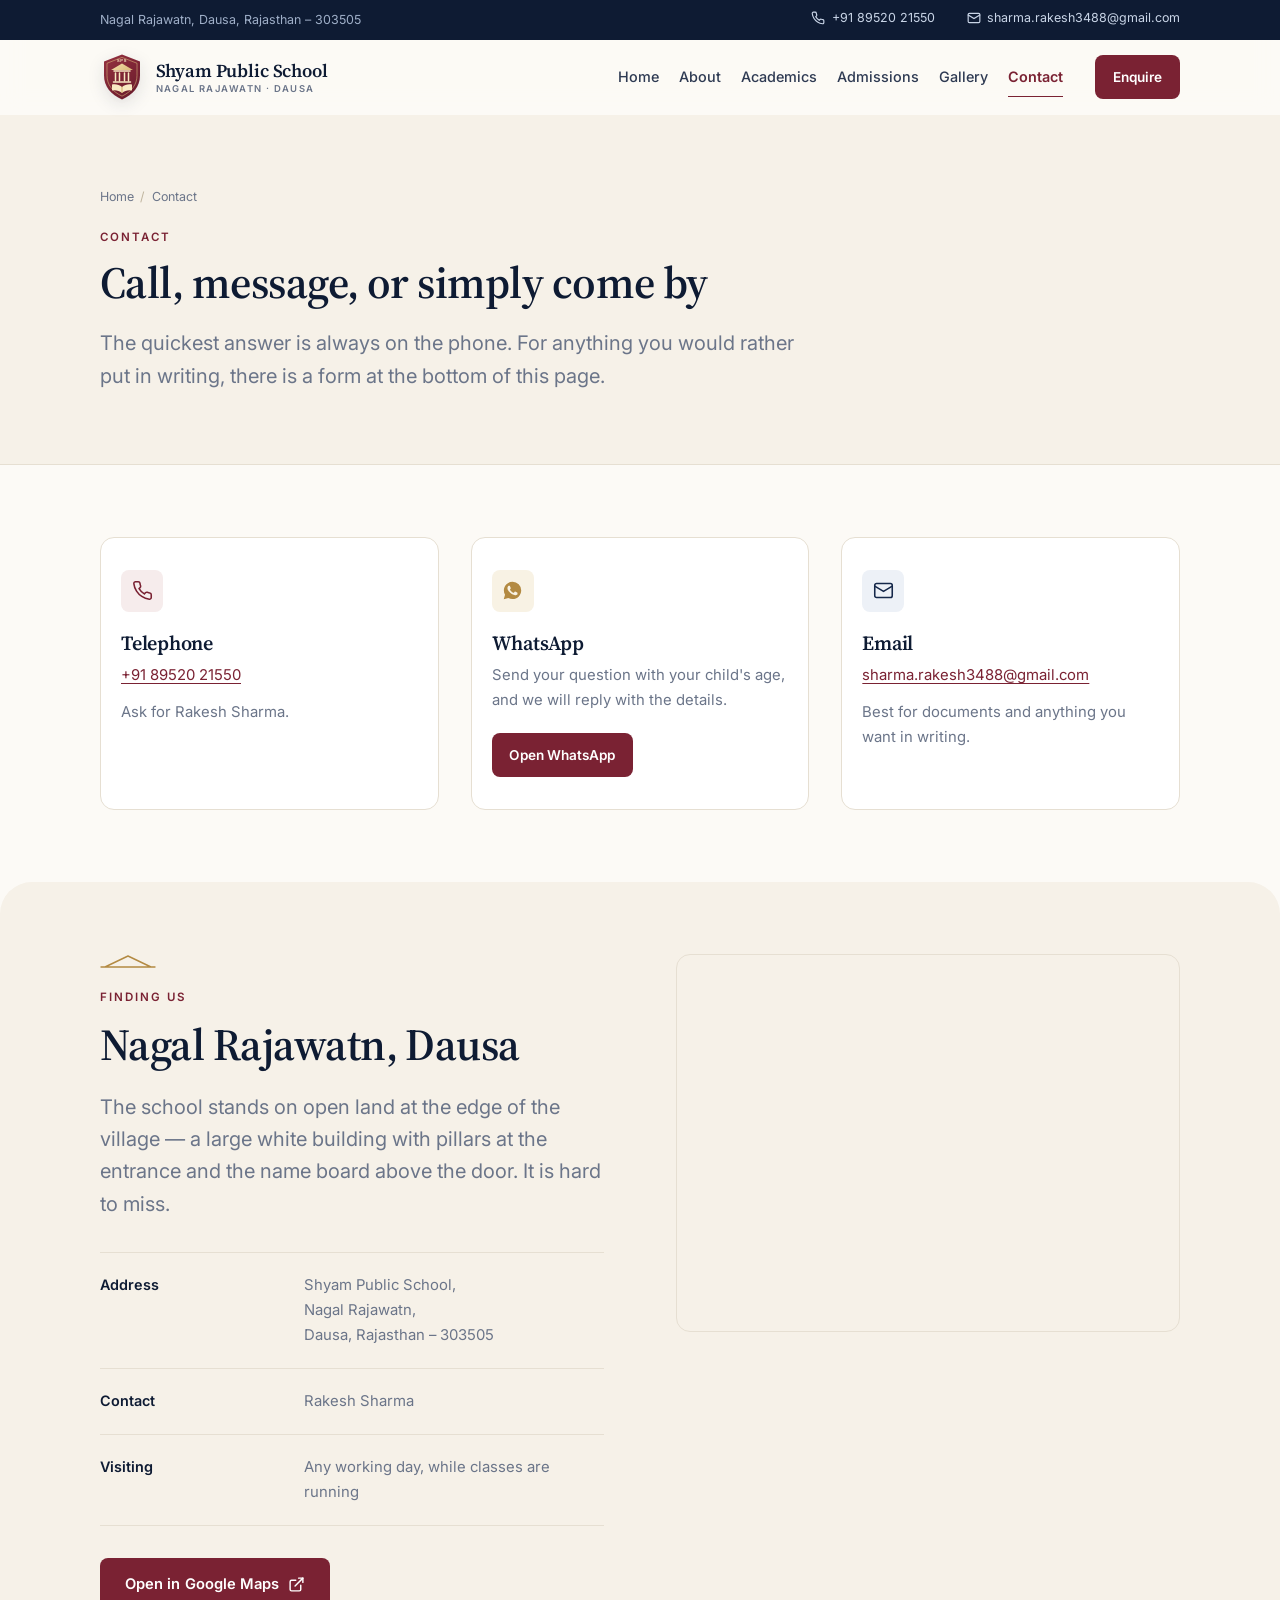
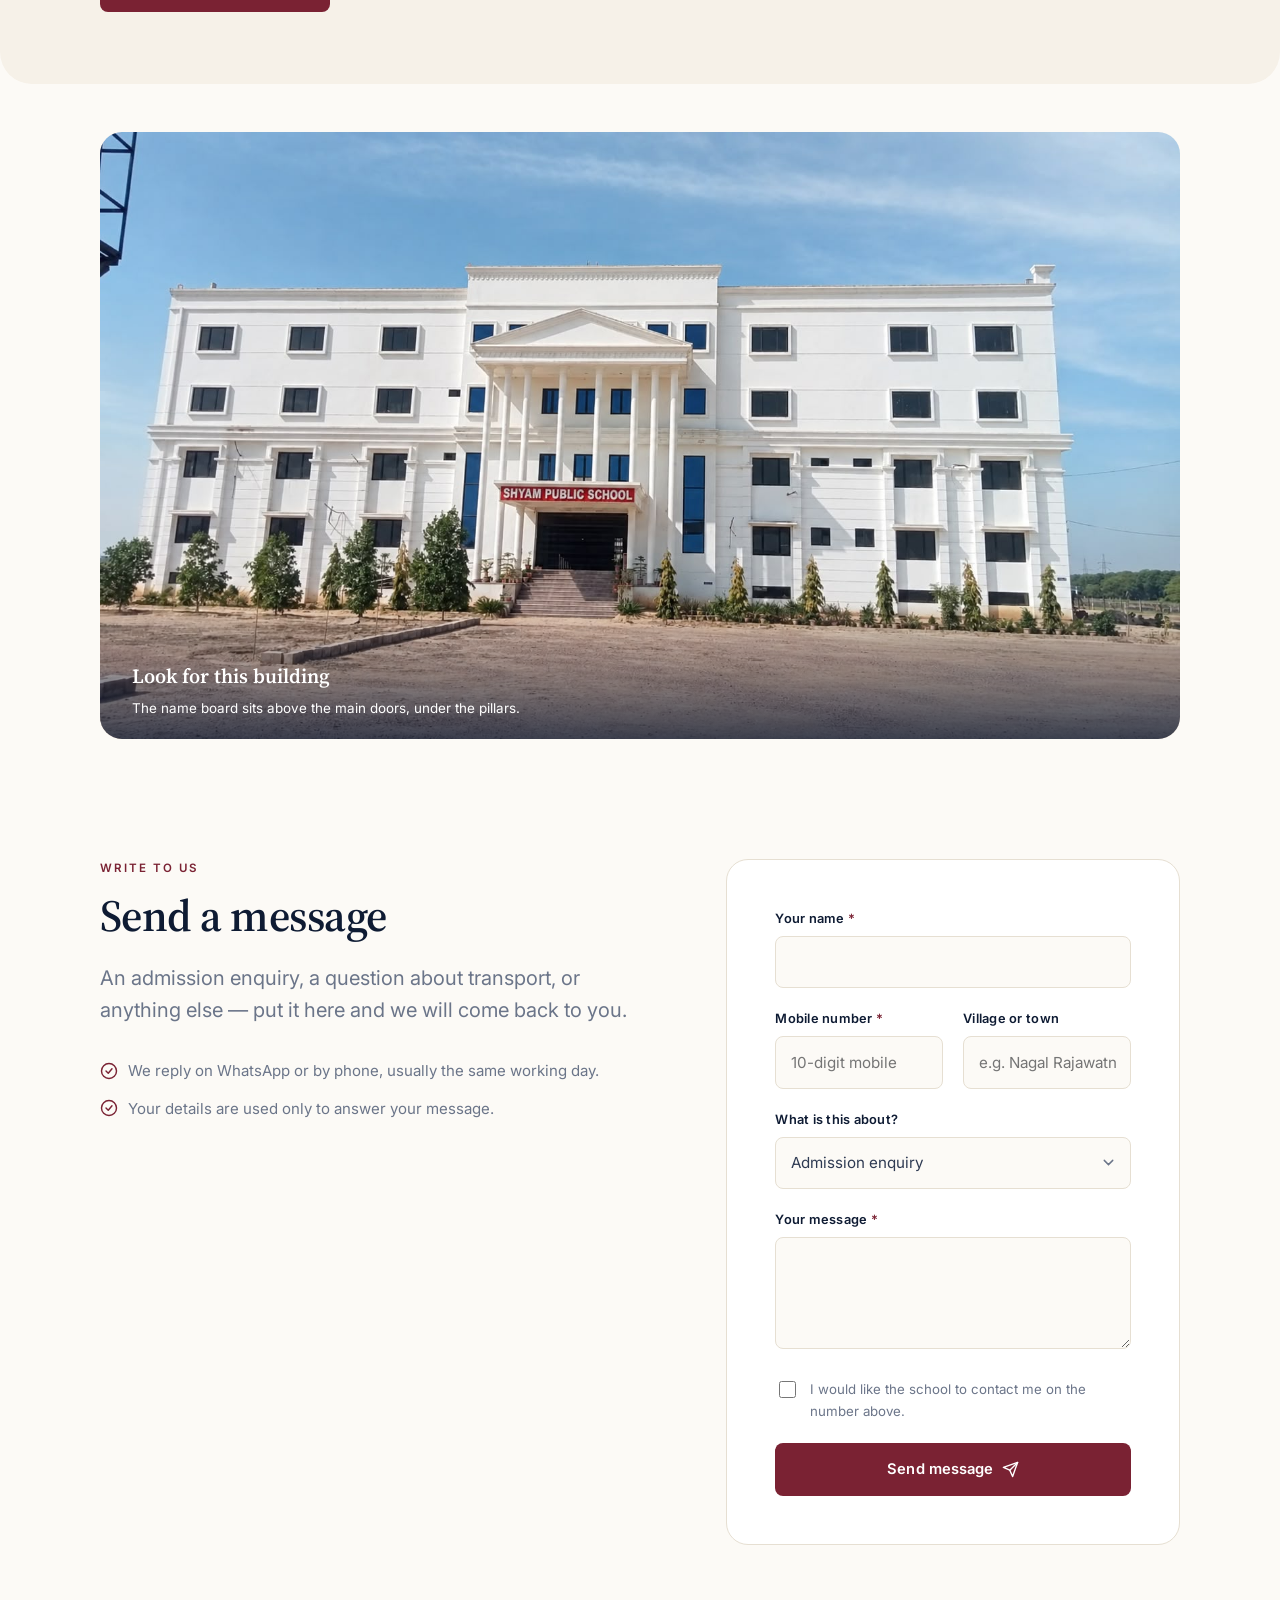
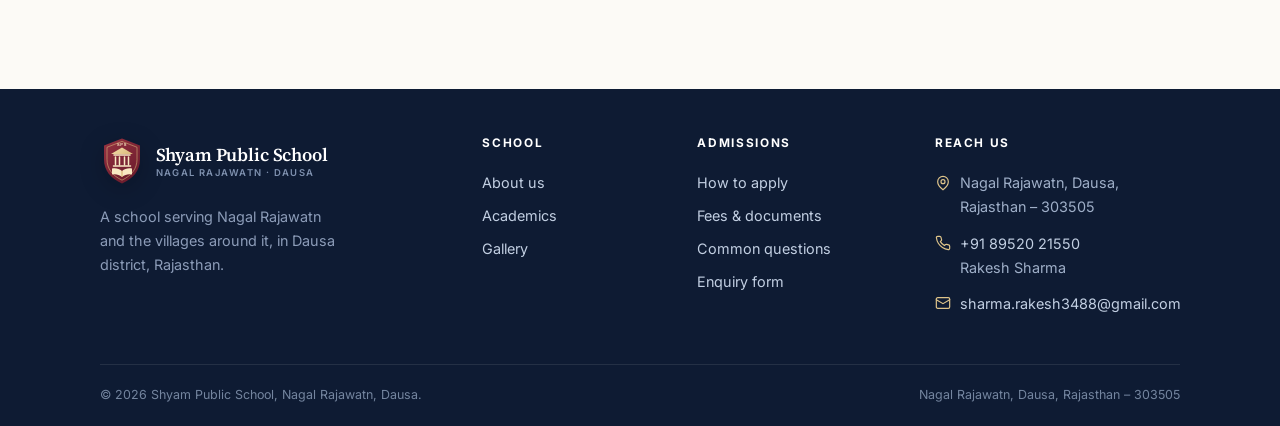
<file: contact.html>
<!DOCTYPE html>
<!--
  ============================================================================
  Shyam Public School — Nagal Rajawatn, Dausa, Rajasthan
  ============================================================================
  BEFORE THIS SITE GOES LIVE, see docs/launch-checklist.md.

  In short:
    1. The phone number, email and contact person came from a supplied contact
       screenshot and must be confirmed by the school.
    2. Facts the school has not yet confirmed are NOT asserted anywhere on
       these pages. Each one is marked with a CONFIRM comment in the HTML and
       listed in docs/content-checklist.md. Fill them in and the copy around
       them already reads correctly.
    3. Only the school's own photographs are used. No stock or generated image
       is presented as this campus, its rooms or its students.
    4. The website logo is an original visual identity concept. Replace it if
       the school supplies an officially registered crest.
  ============================================================================
-->
<html lang="en-IN">
<head>
<meta charset="utf-8">
<meta name="viewport" content="width=device-width, initial-scale=1">
<title>Contact Shyam Public School — Nagal Rajawatn, Dausa – 303505</title>
<meta name="description" content="Phone, WhatsApp, email and directions for Shyam Public School, Nagal Rajawatn, Dausa, Rajasthan – 303505. Speak to Rakesh Sharma.">
<meta name="theme-color" content="#FCFAF6">
<link rel="canonical" href="https://example.com/contact.html">
<link rel="icon" href="assets/img/brand/favicon.svg" type="image/svg+xml">

<meta property="og:type" content="website">
<meta property="og:title" content="Contact Shyam Public School">
<meta property="og:description" content="Call, message, or simply come by. Nagal Rajawatn, Dausa – 303505.">
<meta property="og:image" content="assets/img/photos/campus-entrance-portico.jpg">
<meta property="og:locale" content="en_IN">

<link rel="preconnect" href="https://fonts.googleapis.com">
<link rel="preconnect" href="https://fonts.gstatic.com" crossorigin>
<link href="https://fonts.googleapis.com/css2?family=Source+Serif+4:opsz,wght@8..60,400;8..60,500;8..60,600&family=Inter:wght@400;500;600;700&display=swap" rel="stylesheet">
<link rel="stylesheet" href="assets/css/styles.css">

</head>
<body>

<a class="skip-link" href="#main">Skip to content</a>

<header class="site-header">
  <div class="topbar">
    <div class="wrap">
      <span>Nagal Rajawatn, Dausa, Rajasthan – 303505</span>
      <ul class="topbar-list">
        <li><a href="tel:+918952021550">
          <svg viewBox="0 0 24 24" width="14" height="14" fill="none" stroke="currentColor" stroke-width="2" stroke-linecap="round"><path d="M22 16.9v3a2 2 0 0 1-2.2 2 19.8 19.8 0 0 1-8.6-3.1 19.5 19.5 0 0 1-6-6A19.8 19.8 0 0 1 2.1 4.2 2 2 0 0 1 4.1 2h3a2 2 0 0 1 2 1.7c.1 1 .4 1.9.7 2.8a2 2 0 0 1-.5 2.1L8.1 9.9a16 16 0 0 0 6 6l1.3-1.3a2 2 0 0 1 2.1-.5c.9.3 1.8.6 2.8.7a2 2 0 0 1 1.7 2z"/></svg>
          +91 89520 21550</a></li>
        <li><a href="mailto:sharma.rakesh3488@gmail.com">
          <svg viewBox="0 0 24 24" width="14" height="14" fill="none" stroke="currentColor" stroke-width="2" stroke-linecap="round"><rect x="2" y="4" width="20" height="16" rx="2"/><path d="m2 7 10 6 10-6"/></svg>
          sharma.rakesh3488@gmail.com</a></li>
      </ul>
    </div>
  </div>

  <div class="wrap">
    <div class="header-inner">
      <!-- Original website logo concept. Replace if the school supplies an official crest. -->
      <a class="wordmark" href="index.html" aria-label="Shyam Public School — home">
        <img class="wordmark__logo" src="assets/img/brand/school-logo.svg" alt="" width="44" height="48">
        <span class="wordmark__text">
          <span class="wordmark__name">Shyam Public School</span>
          <span class="wordmark__sub">Nagal Rajawatn · Dausa</span>
        </span>
      </a>

      <button class="nav-toggle" type="button" aria-expanded="false" aria-controls="primary-nav" data-nav-toggle>
        <span class="nav-toggle__bars" aria-hidden="true"><span></span><span></span><span></span></span>
        Menu
      </button>

      <nav class="nav" id="primary-nav" aria-label="Main">
        <ul class="nav__list">
          <li><a href="index.html">Home</a></li>
          <li><a href="about.html">About</a></li>
          <li><a href="academics.html">Academics</a></li>
          <li><a href="admissions.html">Admissions</a></li>
          <li><a href="gallery.html">Gallery</a></li>
          <li><a href="contact.html" aria-current="page">Contact</a></li>
        </ul>
        <div class="nav__foot">
          <a class="btn btn--sm" href="admissions.html#enquiry">Enquire</a>
          <p class="nav__contact">Speak to Rakesh Sharma<br><a href="tel:+918952021550">+91 89520 21550</a></p>
        </div>
      </nav>
    </div>
  </div>
</header>
<div class="nav-scrim" data-nav-scrim></div>

<main id="main">

  <section class="page-hero">
    <div class="wrap">
      <ol class="breadcrumb">
        <li><a href="index.html">Home</a></li>
        <li>Contact</li>
      </ol>
      <span class="eyebrow" data-reveal>Contact</span>
      <h1 data-reveal>Call, message, or simply come by</h1>
      <p class="lead" data-reveal>The quickest answer is always on the phone. For anything you would rather put in writing, there is a form at the bottom of this page.</p>
    </div>
  </section>

  <section class="section">
    <div class="wrap">
      <div class="grid grid--3" data-reveal-group>
        <article class="card" data-reveal>
          <div class="card__icon" aria-hidden="true">
            <svg viewBox="0 0 24 24" fill="none" stroke="currentColor" stroke-width="1.8" stroke-linecap="round"><path d="M22 16.9v3a2 2 0 0 1-2.2 2 19.8 19.8 0 0 1-8.6-3.1 19.5 19.5 0 0 1-6-6A19.8 19.8 0 0 1 2.1 4.2 2 2 0 0 1 4.1 2h3a2 2 0 0 1 2 1.7c.1 1 .4 1.9.7 2.8a2 2 0 0 1-.5 2.1L8.1 9.9a16 16 0 0 0 6 6l1.3-1.3a2 2 0 0 1 2.1-.5c.9.3 1.8.6 2.8.7a2 2 0 0 1 1.7 2z"/></svg>
          </div>
          <h3>Telephone</h3>
          <p><a href="tel:+918952021550">+91 89520 21550</a></p>
          <p>Ask for Rakesh Sharma.</p>
          <!-- CONFIRM: calling hours, if the school would like them shown -->
        </article>

        <article class="card card--gold" data-reveal>
          <div class="card__icon" aria-hidden="true">
            <svg viewBox="0 0 24 24" fill="currentColor"><path d="M12.04 2C6.58 2 2.13 6.45 2.13 11.91c0 1.75.46 3.46 1.32 4.97L2 22l5.25-1.38a9.9 9.9 0 0 0 4.79 1.22h.01c5.46 0 9.9-4.45 9.9-9.91A9.86 9.86 0 0 0 12.04 2zm5.8 14.03c-.25.7-1.44 1.33-1.98 1.38-.54.05-1.04.24-3.5-.73-2.95-1.16-4.8-4.2-4.95-4.4-.14-.2-1.17-1.56-1.17-2.97 0-1.42.74-2.11 1-2.4.26-.3.57-.37.76-.37h.54c.17 0 .41-.07.63.48.22.55.76 1.9.83 2.04.07.14.11.3.02.49-.1.19-.15.3-.29.47l-.43.5c-.14.14-.29.3-.12.59.16.3.72 1.25 1.56 2.02 1.07.98 1.98 1.3 2.26 1.44.29.15.46.12.63-.07.17-.2.72-.85.91-1.14.2-.3.4-.25.66-.15.27.1 1.7.8 1.99.95.29.15.48.22.55.34.07.12.07.7-.18 1.4z"/></svg>
          </div>
          <h3>WhatsApp</h3>
          <p>Send your question with your child's age, and we will reply with the details.</p>
          <div class="btn-row" style="margin-top:var(--sp-3)">
            <a class="btn btn--sm" href="https://wa.me/918952021550?text=Namaste%2C%20I%20would%20like%20to%20ask%20about%20admission%20at%20Shyam%20Public%20School." target="_blank" rel="noopener">Open WhatsApp</a>
          </div>
        </article>

        <article class="card card--navy" data-reveal>
          <div class="card__icon" aria-hidden="true">
            <svg viewBox="0 0 24 24" fill="none" stroke="currentColor" stroke-width="1.8" stroke-linecap="round"><rect x="2" y="4" width="20" height="16" rx="2"/><path d="m2 7 10 6 10-6"/></svg>
          </div>
          <h3>Email</h3>
          <p><a href="mailto:sharma.rakesh3488@gmail.com">sharma.rakesh3488@gmail.com</a></p>
          <p>Best for documents and anything you want in writing.</p>
        </article>
      </div>
    </div>
  </section>

  <section class="section section--cream curve-top curve-bottom">
    <div class="wrap">
      <div class="split split--top">
        <div data-reveal>
          <svg class="pediment" viewBox="0 0 56 14" fill="none" aria-hidden="true"><path d="M1 13h54M5 13 28 2l23 11" stroke="currentColor" stroke-width="1.4" stroke-linecap="round" stroke-linejoin="round"/></svg>
          <span class="eyebrow">Finding us</span>
          <h2>Nagal Rajawatn, Dausa</h2>
          <p class="lead">The school stands on open land at the edge of the village — a large white building with pillars at the entrance and the name board above the door. It is hard to miss.</p>

          <dl class="info-list" style="margin-top:var(--sp-4)">
            <div class="info-row">
              <dt>Address</dt>
              <dd>Shyam Public School,<br>Nagal Rajawatn,<br>Dausa, Rajasthan – 303505</dd>
            </div>
            <div class="info-row">
              <dt>Contact</dt>
              <dd>Rakesh Sharma</dd>
            </div>
            <div class="info-row">
              <dt>Visiting</dt>
              <dd>Any working day, while classes are running</dd>
            </div>
          </dl>
          <!-- CONFIRM: office hours, and a nearby landmark to help with directions -->

          <div class="btn-row">
            <a class="btn" href="https://www.google.com/maps/search/?api=1&query=Shyam+Public+School+Nagal+Rajawatn+Dausa+Rajasthan+303505" target="_blank" rel="noopener">
              Open in Google Maps
              <svg class="ico" viewBox="0 0 24 24" fill="none" stroke="currentColor" stroke-width="2" stroke-linecap="round" stroke-linejoin="round" aria-hidden="true"><path d="M18 13v6a2 2 0 0 1-2 2H5a2 2 0 0 1-2-2V8a2 2 0 0 1 2-2h6"/><path d="M15 3h6v6"/><path d="M10 14 21 3"/></svg>
            </a>
          </div>
        </div>

        <div data-reveal>
          <!-- CONFIRM: replace the village-centred map below with the school's exact pin
               once a Google Business Profile listing exists. -->
          <div class="map-frame">
            <iframe
              title="Map showing Nagal Rajawatn, Dausa, Rajasthan"
              src="https://maps.google.com/maps?q=Nagal%20Rajawatn%2C%20Dausa%2C%20Rajasthan%20303505&t=&z=13&ie=UTF8&iwloc=&output=embed"
              loading="lazy"
              referrerpolicy="no-referrer-when-downgrade"
              allowfullscreen></iframe>
          </div>
        </div>
      </div>
    </div>
  </section>

  <section class="section section--tight">
    <div class="wrap">
      <figure class="photo-band" data-reveal>
        <img src="assets/img/photos/campus-front-wide.jpg"
             alt="The full front elevation of Shyam Public School: a long three-storey white building with a central pillared portico and a red name board"
             width="1600" height="900" loading="lazy">
        <figcaption>
          <strong>Look for this building</strong>
          The name board sits above the main doors, under the pillars.
        </figcaption>
      </figure>
    </div>
  </section>

  <section class="section" id="enquiry">
    <div class="wrap">
      <div class="split split--wide-left split--top">
        <div data-reveal>
          <span class="eyebrow">Write to us</span>
          <h2>Send a message</h2>
          <p class="lead">An admission enquiry, a question about transport, or anything else — put it here and we will come back to you.</p>

          <ul class="checklist" style="margin-top:var(--sp-4)">
            <li>
              <svg viewBox="0 0 24 24" fill="none" stroke="currentColor" stroke-width="1.9" stroke-linecap="round" stroke-linejoin="round" aria-hidden="true"><circle cx="12" cy="12" r="10"/><path d="m8 12 3 3 5-6"/></svg>
              <span>We reply on WhatsApp or by phone, usually the same working day.</span>
            </li>
            <li>
              <svg viewBox="0 0 24 24" fill="none" stroke="currentColor" stroke-width="1.9" stroke-linecap="round" stroke-linejoin="round" aria-hidden="true"><circle cx="12" cy="12" r="10"/><path d="m8 12 3 3 5-6"/></svg>
              <span>Your details are used only to answer your message.</span>
            </li>
          </ul>
        </div>

        <div data-reveal>
          <form class="form-card" data-enquiry-form novalidate>
            <div class="form-status" data-form-status role="status" aria-live="polite"></div>

            <div class="field">
              <label for="parent-name">Your name <span class="req" aria-hidden="true">*</span></label>
              <input type="text" id="parent-name" name="parent-name" autocomplete="name" required>
              <p class="field__error"></p>
            </div>

            <div class="field-row">
              <div class="field">
                <label for="phone">Mobile number <span class="req" aria-hidden="true">*</span></label>
                <input type="tel" id="phone" name="phone" inputmode="tel" autocomplete="tel" placeholder="10-digit mobile" required>
                <p class="field__error"></p>
              </div>
              <div class="field">
                <label for="village">Village or town</label>
                <input type="text" id="village" name="village" placeholder="e.g. Nagal Rajawatn">
              </div>
            </div>

            <div class="field">
              <label for="subject">What is this about?</label>
              <select id="subject" name="subject">
                <option>Admission enquiry</option>
                <option>Fees</option>
                <option>Transport</option>
                <option>Visiting the school</option>
                <option>Something else</option>
              </select>
            </div>

            <div class="field">
              <label for="message">Your message <span class="req" aria-hidden="true">*</span></label>
              <textarea id="message" name="message" required></textarea>
              <p class="field__error"></p>
            </div>

            <label class="consent">
              <input type="checkbox" name="consent" required>
              <span>I would like the school to contact me on the number above.</span>
            </label>

            <button class="btn btn--wide" type="submit">
              Send message
              <svg class="ico" viewBox="0 0 24 24" fill="none" stroke="currentColor" stroke-width="2" stroke-linecap="round" stroke-linejoin="round" aria-hidden="true"><path d="M22 2 11 13"/><path d="M22 2 15 22l-4-9-9-4 20-7z"/></svg>
            </button>
          </form>
        </div>
      </div>
    </div>
  </section>

</main>

<footer class="site-footer">
  <div class="wrap">
    <div class="footer-grid">
      <div>
        <a class="wordmark" href="index.html">
          <img class="wordmark__logo" src="assets/img/brand/school-logo.svg" alt="" width="44" height="48">
          <span class="wordmark__text">
            <span class="wordmark__name">Shyam Public School</span>
            <span class="wordmark__sub">Nagal Rajawatn · Dausa</span>
          </span>
        </a>
        <p class="footer-about">A school serving Nagal Rajawatn and the villages around it, in Dausa district, Rajasthan.</p>
      </div>

      <div>
        <h3>School</h3>
        <ul class="footer-list">
          <li><a href="about.html">About us</a></li>
          <li><a href="academics.html">Academics</a></li>
          <li><a href="gallery.html">Gallery</a></li>
        </ul>
      </div>

      <div>
        <h3>Admissions</h3>
        <ul class="footer-list">
          <li><a href="admissions.html">How to apply</a></li>
          <li><a href="admissions.html#fees">Fees &amp; documents</a></li>
          <li><a href="admissions.html#faq">Common questions</a></li>
          <li><a href="admissions.html#enquiry">Enquiry form</a></li>
        </ul>
      </div>

      <div>
        <h3>Reach us</h3>
        <div class="footer-contact">
          <div>
            <svg viewBox="0 0 24 24" fill="none" stroke="currentColor" stroke-width="1.8" stroke-linecap="round" aria-hidden="true"><path d="M20 10c0 6-8 12-8 12s-8-6-8-12a8 8 0 0 1 16 0z"/><circle cx="12" cy="10" r="3"/></svg>
            <span>Nagal Rajawatn, Dausa,<br>Rajasthan – 303505</span>
          </div>
          <div>
            <svg viewBox="0 0 24 24" fill="none" stroke="currentColor" stroke-width="1.8" stroke-linecap="round" aria-hidden="true"><path d="M22 16.9v3a2 2 0 0 1-2.2 2 19.8 19.8 0 0 1-8.6-3.1 19.5 19.5 0 0 1-6-6A19.8 19.8 0 0 1 2.1 4.2 2 2 0 0 1 4.1 2h3a2 2 0 0 1 2 1.7c.1 1 .4 1.9.7 2.8a2 2 0 0 1-.5 2.1L8.1 9.9a16 16 0 0 0 6 6l1.3-1.3a2 2 0 0 1 2.1-.5c.9.3 1.8.6 2.8.7a2 2 0 0 1 1.7 2z"/></svg>
            <span><a href="tel:+918952021550">+91 89520 21550</a><br>Rakesh Sharma</span>
          </div>
          <div>
            <svg viewBox="0 0 24 24" fill="none" stroke="currentColor" stroke-width="1.8" stroke-linecap="round" aria-hidden="true"><rect x="2" y="4" width="20" height="16" rx="2"/><path d="m2 7 10 6 10-6"/></svg>
            <span><a href="mailto:sharma.rakesh3488@gmail.com">sharma.rakesh3488@gmail.com</a></span>
          </div>
        </div>
      </div>
    </div>

    <div class="footer-bottom">
      <span>© <span data-year>2026</span> Shyam Public School, Nagal Rajawatn, Dausa.</span>
      <span>Nagal Rajawatn, Dausa, Rajasthan – 303505</span>
    </div>
  </div>
</footer>

<nav class="action-bar" data-action-bar aria-label="Quick contact">
  <a href="tel:+918952021550">
    <svg viewBox="0 0 24 24" fill="none" stroke="currentColor" stroke-width="1.9" stroke-linecap="round" aria-hidden="true"><path d="M22 16.9v3a2 2 0 0 1-2.2 2 19.8 19.8 0 0 1-8.6-3.1 19.5 19.5 0 0 1-6-6A19.8 19.8 0 0 1 2.1 4.2 2 2 0 0 1 4.1 2h3a2 2 0 0 1 2 1.7c.1 1 .4 1.9.7 2.8a2 2 0 0 1-.5 2.1L8.1 9.9a16 16 0 0 0 6 6l1.3-1.3a2 2 0 0 1 2.1-.5c.9.3 1.8.6 2.8.7a2 2 0 0 1 1.7 2z"/></svg>
    Call
  </a>
  <a href="https://wa.me/918952021550?text=Namaste%2C%20I%20would%20like%20to%20ask%20about%20admission%20at%20Shyam%20Public%20School." target="_blank" rel="noopener">
    <svg viewBox="0 0 24 24" fill="currentColor" aria-hidden="true"><path d="M12.04 2C6.58 2 2.13 6.45 2.13 11.91c0 1.75.46 3.46 1.32 4.97L2 22l5.25-1.38a9.9 9.9 0 0 0 4.79 1.22h.01c5.46 0 9.9-4.45 9.9-9.91A9.86 9.86 0 0 0 12.04 2zm5.8 14.03c-.25.7-1.44 1.33-1.98 1.38-.54.05-1.04.24-3.5-.73-2.95-1.16-4.8-4.2-4.95-4.4-.14-.2-1.17-1.56-1.17-2.97 0-1.42.74-2.11 1-2.4.26-.3.57-.37.76-.37h.54c.17 0 .41-.07.63.48.22.55.76 1.9.83 2.04.07.14.11.3.02.49-.1.19-.15.3-.29.47l-.43.5c-.14.14-.29.3-.12.59.16.3.72 1.25 1.56 2.02 1.07.98 1.98 1.3 2.26 1.44.29.15.46.12.63-.07.17-.2.72-.85.91-1.14.2-.3.4-.25.66-.15.27.1 1.7.8 1.99.95.29.15.48.22.55.34.07.12.07.7-.18 1.4z"/></svg>
    WhatsApp
  </a>
  <a class="is-primary" href="admissions.html#enquiry">
    <svg viewBox="0 0 24 24" fill="none" stroke="currentColor" stroke-width="1.9" stroke-linecap="round" stroke-linejoin="round" aria-hidden="true"><path d="M14 2H6a2 2 0 0 0-2 2v16a2 2 0 0 0 2 2h12a2 2 0 0 0 2-2V8z"/><path d="M14 2v6h6"/><path d="M9 15h6M9 11h3"/></svg>
    Enquire
  </a>
</nav>

<script src="assets/js/main.js" defer></script>
</body>
</html>
</file>
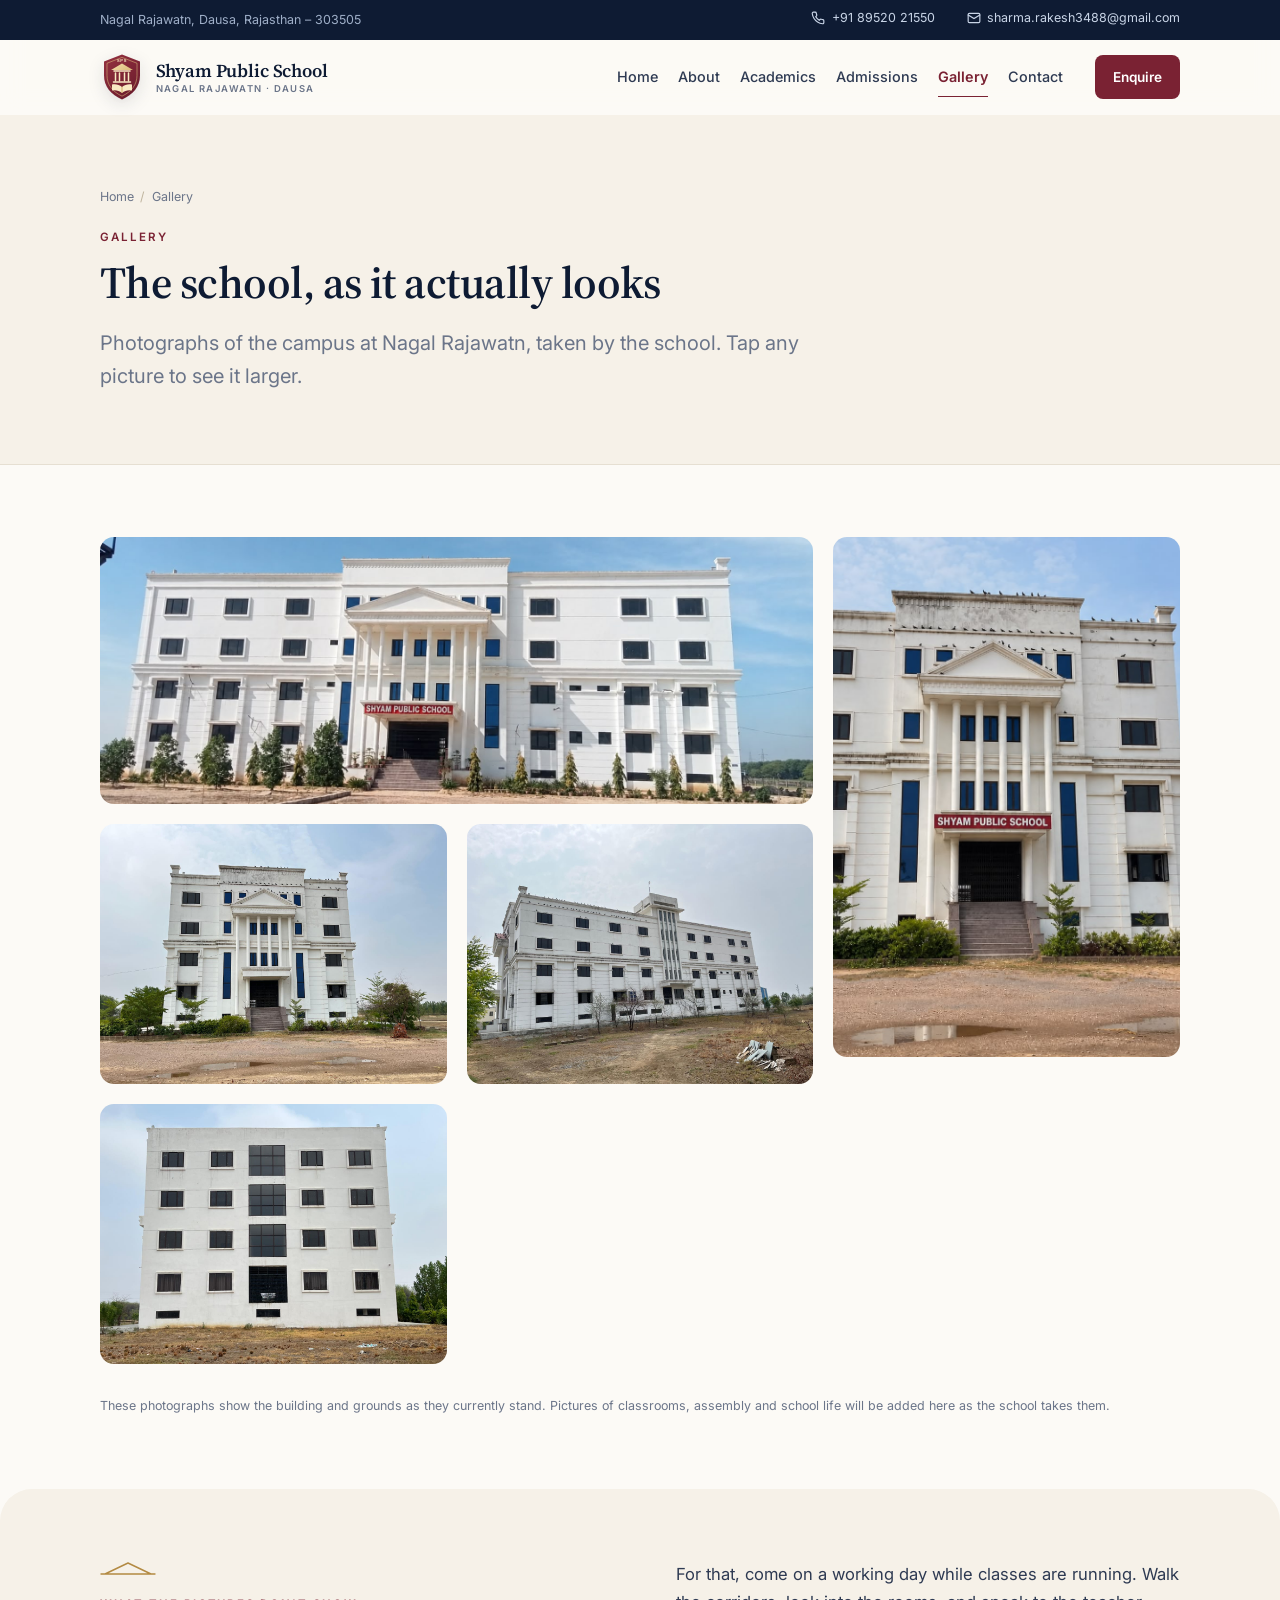
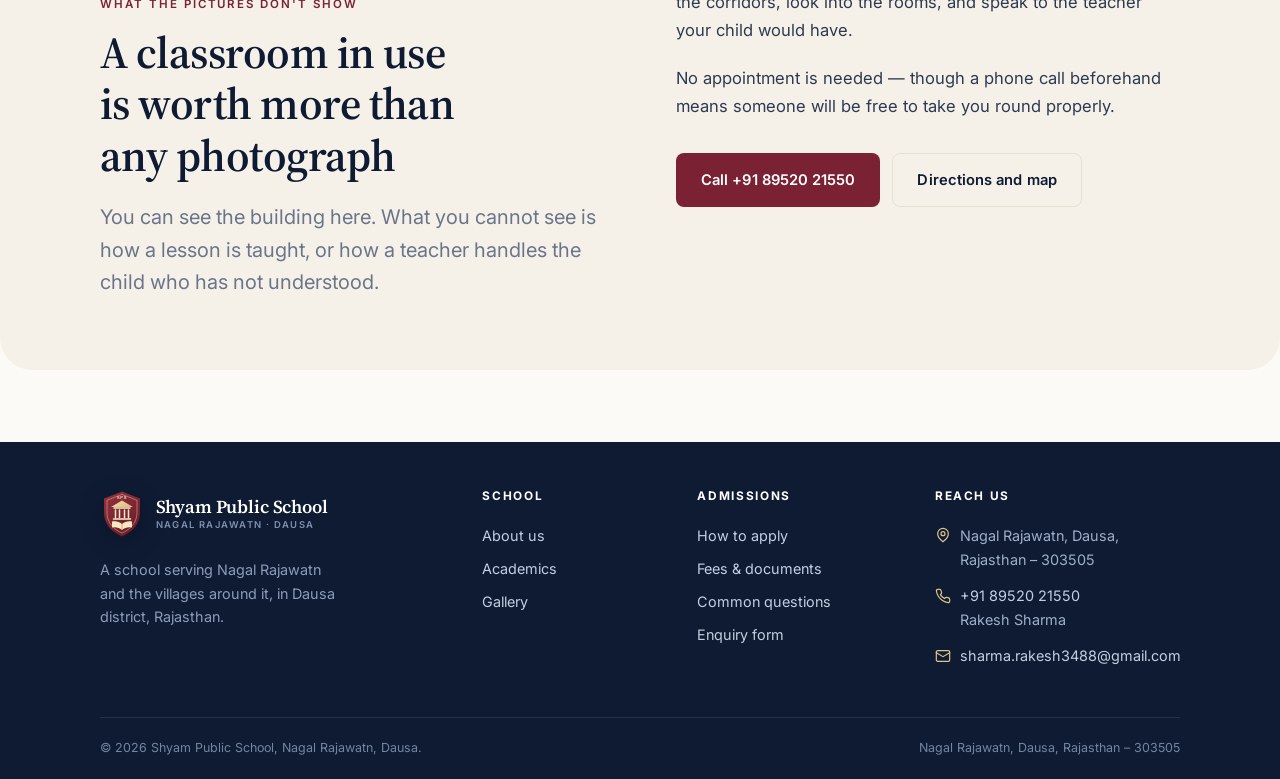
<file: gallery.html>
<!DOCTYPE html>
<!--
  ============================================================================
  Shyam Public School — Nagal Rajawatn, Dausa, Rajasthan
  ============================================================================
  BEFORE THIS SITE GOES LIVE, see docs/launch-checklist.md.

  In short:
    1. The phone number, email and contact person came from a supplied contact
       screenshot and must be confirmed by the school.
    2. Facts the school has not yet confirmed are NOT asserted anywhere on
       these pages. Each one is marked with a CONFIRM comment in the HTML and
       listed in docs/content-checklist.md. Fill them in and the copy around
       them already reads correctly.
    3. Only the school's own photographs are used. No stock or generated image
       is presented as this campus, its rooms or its students.
    4. The website logo is an original visual identity concept. Replace it if
       the school supplies an officially registered crest.
  ============================================================================
-->
<html lang="en-IN">
<head>
<meta charset="utf-8">
<meta name="viewport" content="width=device-width, initial-scale=1">
<title>Gallery — Shyam Public School, Nagal Rajawatn, Dausa</title>
<meta name="description" content="Photographs of the Shyam Public School campus at Nagal Rajawatn, Dausa, supplied by the school.">
<meta name="theme-color" content="#FCFAF6">
<link rel="canonical" href="https://example.com/gallery.html">
<link rel="icon" href="assets/img/brand/favicon.svg" type="image/svg+xml">

<meta property="og:type" content="website">
<meta property="og:title" content="Gallery — Shyam Public School">
<meta property="og:description" content="The school, as it actually looks.">
<meta property="og:image" content="assets/img/photos/campus-front-wide.jpg">
<meta property="og:locale" content="en_IN">

<link rel="preconnect" href="https://fonts.googleapis.com">
<link rel="preconnect" href="https://fonts.gstatic.com" crossorigin>
<link href="https://fonts.googleapis.com/css2?family=Source+Serif+4:opsz,wght@8..60,400;8..60,500;8..60,600&family=Inter:wght@400;500;600;700&display=swap" rel="stylesheet">
<link rel="stylesheet" href="assets/css/styles.css">

</head>
<body>

<a class="skip-link" href="#main">Skip to content</a>

<header class="site-header">
  <div class="topbar">
    <div class="wrap">
      <span>Nagal Rajawatn, Dausa, Rajasthan – 303505</span>
      <ul class="topbar-list">
        <li><a href="tel:+918952021550">
          <svg viewBox="0 0 24 24" width="14" height="14" fill="none" stroke="currentColor" stroke-width="2" stroke-linecap="round"><path d="M22 16.9v3a2 2 0 0 1-2.2 2 19.8 19.8 0 0 1-8.6-3.1 19.5 19.5 0 0 1-6-6A19.8 19.8 0 0 1 2.1 4.2 2 2 0 0 1 4.1 2h3a2 2 0 0 1 2 1.7c.1 1 .4 1.9.7 2.8a2 2 0 0 1-.5 2.1L8.1 9.9a16 16 0 0 0 6 6l1.3-1.3a2 2 0 0 1 2.1-.5c.9.3 1.8.6 2.8.7a2 2 0 0 1 1.7 2z"/></svg>
          +91 89520 21550</a></li>
        <li><a href="mailto:sharma.rakesh3488@gmail.com">
          <svg viewBox="0 0 24 24" width="14" height="14" fill="none" stroke="currentColor" stroke-width="2" stroke-linecap="round"><rect x="2" y="4" width="20" height="16" rx="2"/><path d="m2 7 10 6 10-6"/></svg>
          sharma.rakesh3488@gmail.com</a></li>
      </ul>
    </div>
  </div>

  <div class="wrap">
    <div class="header-inner">
      <!-- Original website logo concept. Replace if the school supplies an official crest. -->
      <a class="wordmark" href="index.html" aria-label="Shyam Public School — home">
        <img class="wordmark__logo" src="assets/img/brand/school-logo.svg" alt="" width="44" height="48">
        <span class="wordmark__text">
          <span class="wordmark__name">Shyam Public School</span>
          <span class="wordmark__sub">Nagal Rajawatn · Dausa</span>
        </span>
      </a>

      <button class="nav-toggle" type="button" aria-expanded="false" aria-controls="primary-nav" data-nav-toggle>
        <span class="nav-toggle__bars" aria-hidden="true"><span></span><span></span><span></span></span>
        Menu
      </button>

      <nav class="nav" id="primary-nav" aria-label="Main">
        <ul class="nav__list">
          <li><a href="index.html">Home</a></li>
          <li><a href="about.html">About</a></li>
          <li><a href="academics.html">Academics</a></li>
          <li><a href="admissions.html">Admissions</a></li>
          <li><a href="gallery.html" aria-current="page">Gallery</a></li>
          <li><a href="contact.html">Contact</a></li>
        </ul>
        <div class="nav__foot">
          <a class="btn btn--sm" href="admissions.html#enquiry">Enquire</a>
          <p class="nav__contact">Speak to Rakesh Sharma<br><a href="tel:+918952021550">+91 89520 21550</a></p>
        </div>
      </nav>
    </div>
  </div>
</header>
<div class="nav-scrim" data-nav-scrim></div>

<main id="main">

  <section class="page-hero">
    <div class="wrap">
      <ol class="breadcrumb">
        <li><a href="index.html">Home</a></li>
        <li>Gallery</li>
      </ol>
      <span class="eyebrow" data-reveal>Gallery</span>
      <h1 data-reveal>The school, as it actually looks</h1>
      <p class="lead" data-reveal>Photographs of the campus at Nagal Rajawatn, taken by the school. Tap any picture to see it larger.</p>
    </div>
  </section>

  <section class="section">
    <div class="wrap">
      <div class="gallery" data-reveal>
        <button class="gallery__item gallery__item--wide" type="button" data-lightbox
                data-caption="The front of Shyam Public School, seen from the approach road.">
          <img src="assets/img/photos/campus-front-wide.jpg"
               alt="The full front elevation of Shyam Public School: a long three-storey white building with a central pillared portico and a red name board, young trees along the approach"
               width="1600" height="900" loading="lazy">
          <span class="gallery__cap">The main block from the approach road</span>
        </button>

        <button class="gallery__item gallery__item--tall" type="button" data-lightbox
                data-caption="The main entrance — pillared portico, name board, and the steps up to the doors.">
          <img src="assets/img/photos/campus-entrance-portico.jpg"
               alt="The main entrance of the school: a white pillared portico with the school name board above the doorway and a broad flight of steps"
               width="1448" height="1086" loading="lazy">
          <span class="gallery__cap">The main entrance</span>
        </button>

        <button class="gallery__item" type="button" data-lightbox
                data-caption="The entrance front head-on, with tall blue-glazed windows either side.">
          <img src="assets/img/photos/campus-front-elevation.jpg"
               alt="The front of the school building viewed head-on, with tall blue-glazed windows either side of the pillared entrance"
               width="1280" height="960" loading="lazy">
          <span class="gallery__cap">Front elevation</span>
        </button>

        <button class="gallery__item" type="button" data-lightbox
                data-caption="Along the side of the building — classroom windows on every floor.">
          <img src="assets/img/photos/campus-side-elevation.jpg"
               alt="A three-quarter view along the long side of the school building, showing rows of classroom windows across three floors"
               width="1280" height="960" loading="lazy">
          <span class="gallery__cap">The length of the block</span>
        </button>

        <button class="gallery__item" type="button" data-lightbox
                data-caption="The rear block, and the open land behind the school.">
          <img src="assets/img/photos/campus-rear-block.jpg"
               alt="The rear elevation of the school building, a plain white facade with evenly spaced windows on four levels"
               width="1280" height="960" loading="lazy">
          <span class="gallery__cap">The rear block</span>
        </button>
      </div>

      <p class="field__hint" style="margin-top:var(--sp-4)">
        These photographs show the building and grounds as they currently stand.
        Pictures of classrooms, assembly and school life will be added here as the
        school takes them.
      </p>

      <!--
        CONFIRM / STILL TO COME. Photographs the school has been asked for:
          · a classroom in session        · the library
          · a science or activity period  · the computer room
          · morning assembly              · the games period
          · art and craft                 · a cultural programme or annual day
          · school transport              · teaching staff
        Add each to the grid above with a real caption once supplied.
        Written parental consent is required before publishing any photograph
        that shows a child. No stock or generated image may be used in their place.
      -->
    </div>
  </section>

  <section class="section section--cream curve-top curve-bottom">
    <div class="wrap">
      <div class="split split--top">
        <div data-reveal>
          <svg class="pediment" viewBox="0 0 56 14" fill="none" aria-hidden="true"><path d="M1 13h54M5 13 28 2l23 11" stroke="currentColor" stroke-width="1.4" stroke-linecap="round" stroke-linejoin="round"/></svg>
          <span class="eyebrow">What the pictures don't show</span>
          <h2>A classroom in use is worth more than any photograph</h2>
          <p class="lead">You can see the building here. What you cannot see is how a lesson is taught, or how a teacher handles the child who has not understood.</p>
        </div>
        <div data-reveal>
          <p>For that, come on a working day while classes are running. Walk the corridors, look into the rooms, and speak to the teacher your child would have.</p>
          <p>No appointment is needed — though a phone call beforehand means someone will be free to take you round properly.</p>
          <div class="btn-row">
            <a class="btn" href="tel:+918952021550">Call +91 89520 21550</a>
            <a class="btn btn--ghost" href="contact.html">Directions and map</a>
          </div>
        </div>
      </div>
    </div>
  </section>

</main>

<footer class="site-footer">
  <div class="wrap">
    <div class="footer-grid">
      <div>
        <a class="wordmark" href="index.html">
          <img class="wordmark__logo" src="assets/img/brand/school-logo.svg" alt="" width="44" height="48">
          <span class="wordmark__text">
            <span class="wordmark__name">Shyam Public School</span>
            <span class="wordmark__sub">Nagal Rajawatn · Dausa</span>
          </span>
        </a>
        <p class="footer-about">A school serving Nagal Rajawatn and the villages around it, in Dausa district, Rajasthan.</p>
      </div>

      <div>
        <h3>School</h3>
        <ul class="footer-list">
          <li><a href="about.html">About us</a></li>
          <li><a href="academics.html">Academics</a></li>
          <li><a href="gallery.html">Gallery</a></li>
        </ul>
      </div>

      <div>
        <h3>Admissions</h3>
        <ul class="footer-list">
          <li><a href="admissions.html">How to apply</a></li>
          <li><a href="admissions.html#fees">Fees &amp; documents</a></li>
          <li><a href="admissions.html#faq">Common questions</a></li>
          <li><a href="admissions.html#enquiry">Enquiry form</a></li>
        </ul>
      </div>

      <div>
        <h3>Reach us</h3>
        <div class="footer-contact">
          <div>
            <svg viewBox="0 0 24 24" fill="none" stroke="currentColor" stroke-width="1.8" stroke-linecap="round" aria-hidden="true"><path d="M20 10c0 6-8 12-8 12s-8-6-8-12a8 8 0 0 1 16 0z"/><circle cx="12" cy="10" r="3"/></svg>
            <span>Nagal Rajawatn, Dausa,<br>Rajasthan – 303505</span>
          </div>
          <div>
            <svg viewBox="0 0 24 24" fill="none" stroke="currentColor" stroke-width="1.8" stroke-linecap="round" aria-hidden="true"><path d="M22 16.9v3a2 2 0 0 1-2.2 2 19.8 19.8 0 0 1-8.6-3.1 19.5 19.5 0 0 1-6-6A19.8 19.8 0 0 1 2.1 4.2 2 2 0 0 1 4.1 2h3a2 2 0 0 1 2 1.7c.1 1 .4 1.9.7 2.8a2 2 0 0 1-.5 2.1L8.1 9.9a16 16 0 0 0 6 6l1.3-1.3a2 2 0 0 1 2.1-.5c.9.3 1.8.6 2.8.7a2 2 0 0 1 1.7 2z"/></svg>
            <span><a href="tel:+918952021550">+91 89520 21550</a><br>Rakesh Sharma</span>
          </div>
          <div>
            <svg viewBox="0 0 24 24" fill="none" stroke="currentColor" stroke-width="1.8" stroke-linecap="round" aria-hidden="true"><rect x="2" y="4" width="20" height="16" rx="2"/><path d="m2 7 10 6 10-6"/></svg>
            <span><a href="mailto:sharma.rakesh3488@gmail.com">sharma.rakesh3488@gmail.com</a></span>
          </div>
        </div>
      </div>
    </div>

    <div class="footer-bottom">
      <span>© <span data-year>2026</span> Shyam Public School, Nagal Rajawatn, Dausa.</span>
      <span>Nagal Rajawatn, Dausa, Rajasthan – 303505</span>
    </div>
  </div>
</footer>

<nav class="action-bar" data-action-bar aria-label="Quick contact">
  <a href="tel:+918952021550">
    <svg viewBox="0 0 24 24" fill="none" stroke="currentColor" stroke-width="1.9" stroke-linecap="round" aria-hidden="true"><path d="M22 16.9v3a2 2 0 0 1-2.2 2 19.8 19.8 0 0 1-8.6-3.1 19.5 19.5 0 0 1-6-6A19.8 19.8 0 0 1 2.1 4.2 2 2 0 0 1 4.1 2h3a2 2 0 0 1 2 1.7c.1 1 .4 1.9.7 2.8a2 2 0 0 1-.5 2.1L8.1 9.9a16 16 0 0 0 6 6l1.3-1.3a2 2 0 0 1 2.1-.5c.9.3 1.8.6 2.8.7a2 2 0 0 1 1.7 2z"/></svg>
    Call
  </a>
  <a href="https://wa.me/918952021550?text=Namaste%2C%20I%20would%20like%20to%20ask%20about%20admission%20at%20Shyam%20Public%20School." target="_blank" rel="noopener">
    <svg viewBox="0 0 24 24" fill="currentColor" aria-hidden="true"><path d="M12.04 2C6.58 2 2.13 6.45 2.13 11.91c0 1.75.46 3.46 1.32 4.97L2 22l5.25-1.38a9.9 9.9 0 0 0 4.79 1.22h.01c5.46 0 9.9-4.45 9.9-9.91A9.86 9.86 0 0 0 12.04 2zm5.8 14.03c-.25.7-1.44 1.33-1.98 1.38-.54.05-1.04.24-3.5-.73-2.95-1.16-4.8-4.2-4.95-4.4-.14-.2-1.17-1.56-1.17-2.97 0-1.42.74-2.11 1-2.4.26-.3.57-.37.76-.37h.54c.17 0 .41-.07.63.48.22.55.76 1.9.83 2.04.07.14.11.3.02.49-.1.19-.15.3-.29.47l-.43.5c-.14.14-.29.3-.12.59.16.3.72 1.25 1.56 2.02 1.07.98 1.98 1.3 2.26 1.44.29.15.46.12.63-.07.17-.2.72-.85.91-1.14.2-.3.4-.25.66-.15.27.1 1.7.8 1.99.95.29.15.48.22.55.34.07.12.07.7-.18 1.4z"/></svg>
    WhatsApp
  </a>
  <a class="is-primary" href="admissions.html#enquiry">
    <svg viewBox="0 0 24 24" fill="none" stroke="currentColor" stroke-width="1.9" stroke-linecap="round" stroke-linejoin="round" aria-hidden="true"><path d="M14 2H6a2 2 0 0 0-2 2v16a2 2 0 0 0 2 2h12a2 2 0 0 0 2-2V8z"/><path d="M14 2v6h6"/><path d="M9 15h6M9 11h3"/></svg>
    Enquire
  </a>
</nav>

<script src="assets/js/main.js" defer></script>
</body>
</html>
</file>
<file: assets/css/styles.css>
/* ==========================================================================
   Shyam Public School — Design System
   Warm-white ground, deep navy type, maroon highlight, restrained gold.
   Editorial, composed, mobile-first. Decoration is used sparingly and
   always does a job.
   ========================================================================== */

/* ---------- 1. Tokens ---------- */
:root {
  /* Ground */
  --warm-white: #FCFAF6;
  --cream: #F6F1E8;
  --cream-deep: #ECE4D6;
  --paper: #FFFFFF;
  --hairline: #E6DFD2;

  /* Ink */
  --navy: #15284A;
  --navy-deep: #0E1B33;
  --ink: #2E3A52;
  --muted: #6B7589;

  /* Accents */
  --maroon: #7A2233;
  --maroon-bright: #93303F;
  --maroon-wash: #F6ECEC;
  --gold: #B38A42;
  --gold-soft: #DEC48A;
  --gold-wash: #F8F2E4;

  /* Type */
  --display: "Source Serif 4", Georgia, "Times New Roman", serif;
  --body: "Inter", -apple-system, BlinkMacSystemFont, "Segoe UI", Roboto, sans-serif;

  /* Fluid scale — narrower range than before, for a steadier page */
  --step--1: clamp(0.8rem, 0.78rem + 0.08vw, 0.85rem);
  --step-0: clamp(0.98rem, 0.96rem + 0.1vw, 1.04rem);
  --step-1: clamp(1.1rem, 1.05rem + 0.26vw, 1.26rem);
  --step-2: clamp(1.3rem, 1.2rem + 0.5vw, 1.6rem);
  --step-3: clamp(1.55rem, 1.35rem + 0.95vw, 2.1rem);
  --step-4: clamp(1.85rem, 1.5rem + 1.6vw, 2.8rem);
  --step-5: clamp(2.15rem, 1.6rem + 2.4vw, 3.5rem);

  /* Space */
  --sp-1: 0.375rem;
  --sp-2: 0.75rem;
  --sp-3: 1.25rem;
  --sp-4: 2rem;
  --sp-5: 3rem;
  --sp-6: 4.5rem;
  --sp-7: 6.5rem;
  --gutter: clamp(1.25rem, 4vw, 2.5rem);
  --max: 1160px;
  --max-narrow: 720px;

  /* Form */
  --radius-s: 8px;
  --radius-m: 14px;
  --radius-l: 22px;
  --radius-xl: 32px;
  --arch: 50% 50% var(--radius-m) var(--radius-m) / 30% 30% var(--radius-m) var(--radius-m);

  /* Shadows — deliberately light. Depth comes from the hairlines. */
  --shadow-s: 0 1px 2px rgba(14, 27, 51, 0.04);
  --shadow-m: 0 2px 4px rgba(14, 27, 51, 0.04), 0 8px 20px rgba(14, 27, 51, 0.05);
  --shadow-l: 0 4px 10px rgba(14, 27, 51, 0.05), 0 20px 44px rgba(14, 27, 51, 0.08);

  --ease: cubic-bezier(0.3, 0.7, 0.4, 1);
  --ease-out: cubic-bezier(0.16, 1, 0.3, 1);
}

/* ---------- 2. Reset ---------- */
*, *::before, *::after { box-sizing: border-box; }

html {
  -webkit-text-size-adjust: 100%;
  scroll-behavior: smooth;
  scroll-padding-top: 88px;
}

body {
  margin: 0;
  background: var(--warm-white);
  color: var(--ink);
  font-family: var(--body);
  font-size: var(--step-0);
  line-height: 1.68;
  -webkit-font-smoothing: antialiased;
  text-rendering: optimizeLegibility;
  overflow-x: hidden;
}

img, svg, video { display: block; max-width: 100%; height: auto; }
button, input, select, textarea { font: inherit; color: inherit; }

a { color: var(--maroon); text-decoration-thickness: 1px; text-underline-offset: 3px; }
a:hover { color: var(--maroon-bright); }

h1, h2, h3, h4 {
  font-family: var(--display);
  font-weight: 600;
  line-height: 1.16;
  letter-spacing: -0.012em;
  color: var(--navy-deep);
  margin: 0 0 var(--sp-3);
  text-wrap: balance;
}
h1 { font-size: var(--step-5); line-height: 1.08; }
h2 { font-size: var(--step-4); }
h3 { font-size: var(--step-2); }
h4 { font-size: var(--step-1); }
p { margin: 0 0 var(--sp-3); text-wrap: pretty; }
p:last-child { margin-bottom: 0; }

::selection { background: var(--gold-soft); color: var(--navy-deep); }

:focus-visible {
  outline: 2px solid var(--maroon);
  outline-offset: 3px;
  border-radius: 3px;
}

.skip-link {
  position: absolute;
  left: 50%;
  top: 0;
  transform: translate(-50%, -120%);
  background: var(--navy-deep);
  color: #fff;
  padding: 0.7rem 1.2rem;
  border-radius: 0 0 var(--radius-s) var(--radius-s);
  z-index: 200;
  font-size: var(--step--1);
  text-decoration: none;
  transition: transform 0.2s var(--ease);
}
.skip-link:focus { transform: translate(-50%, 0); }

.sr-only {
  position: absolute; width: 1px; height: 1px;
  padding: 0; margin: -1px; overflow: hidden;
  clip: rect(0 0 0 0); white-space: nowrap; border: 0;
}

/* ---------- 3. Layout ---------- */
.wrap {
  width: 100%;
  max-width: var(--max);
  margin-inline: auto;
  padding-inline: var(--gutter);
}
.wrap--narrow { max-width: var(--max-narrow); }

.section { padding-block: var(--sp-6); position: relative; }
.section--tight { padding-block: var(--sp-5); }
.section--loose { padding-block: var(--sp-7); }
.section--cream { background: var(--cream); }
.section--paper { background: var(--paper); }
.section--navy { background: var(--navy-deep); color: #D6DEEC; }
.section--navy h2, .section--navy h3 { color: #fff; }
.section--rule { border-top: 1px solid var(--hairline); }

.curve-top { border-radius: var(--radius-xl) var(--radius-xl) 0 0; }
.curve-bottom { border-radius: 0 0 var(--radius-xl) var(--radius-xl); }
.curve-top.curve-bottom { border-radius: var(--radius-xl); }

.grid { display: grid; gap: var(--sp-3); }
@media (min-width: 620px) {
  .grid--2 { grid-template-columns: repeat(2, 1fr); }
  .grid--3 { grid-template-columns: repeat(2, 1fr); }
  .grid--4 { grid-template-columns: repeat(2, 1fr); }
}
@media (min-width: 940px) {
  .grid { gap: var(--sp-4); }
  .grid--3 { grid-template-columns: repeat(3, 1fr); }
  .grid--4 { grid-template-columns: repeat(4, 1fr); }
}

.split { display: grid; gap: var(--sp-4); align-items: center; }
@media (min-width: 880px) {
  .split { grid-template-columns: 1fr 1fr; gap: var(--sp-6); }
  .split--wide-left { grid-template-columns: 1.1fr 0.9fr; }
  .split--wide-right { grid-template-columns: 0.9fr 1.1fr; }
  .split--top { align-items: start; }
}

/* ---------- 4. Type helpers ---------- */
.eyebrow {
  display: block;
  font-family: var(--body);
  font-size: 0.72rem;
  font-weight: 600;
  letter-spacing: 0.17em;
  text-transform: uppercase;
  color: var(--maroon);
  margin-bottom: var(--sp-2);
}
.section--navy .eyebrow { color: var(--gold-soft); }
.cta-band .eyebrow { color: var(--gold-soft); }

.lead {
  font-size: var(--step-1);
  line-height: 1.6;
  color: var(--muted);
  max-width: 46ch;
}
.section--navy .lead { color: #AEBCD2; }

.section-head { max-width: 640px; margin-bottom: var(--sp-5); }
.section-head--center { margin-inline: auto; text-align: center; }
.section-head--center .lead { margin-inline: auto; }
.section-head h2 { margin-bottom: var(--sp-2); }

/* A single refined motif, drawn from the building's own pediment */
.pediment {
  display: block;
  width: 56px;
  height: 14px;
  margin-bottom: var(--sp-3);
  color: var(--gold);
}
.section-head--center .pediment { margin-inline: auto; }

/* ---------- 5. Buttons ---------- */
.btn {
  --btn-bg: var(--maroon);
  --btn-fg: #fff;
  display: inline-flex;
  align-items: center;
  justify-content: center;
  gap: 0.55rem;
  padding: 0.85rem 1.5rem;
  background: var(--btn-bg);
  color: var(--btn-fg);
  border: 1px solid transparent;
  border-radius: var(--radius-s);
  font-size: 0.92rem;
  font-weight: 600;
  letter-spacing: 0.005em;
  text-decoration: none;
  cursor: pointer;
  transition: background 0.2s var(--ease), border-color 0.2s var(--ease), color 0.2s var(--ease);
}
.btn:hover { background: var(--maroon-bright); color: #fff; }

.btn--ghost {
  --btn-bg: transparent;
  --btn-fg: var(--navy-deep);
  border-color: var(--hairline);
}
.btn--ghost:hover { background: var(--paper); border-color: #CFC5B2; color: var(--navy-deep); }

.btn--gold { --btn-bg: var(--gold); --btn-fg: #221703; }
.btn--gold:hover { background: #C19650; color: #221703; }

.btn--light { --btn-bg: #fff; --btn-fg: var(--navy-deep); }
.btn--light:hover { background: #F2F4F8; color: var(--navy-deep); }

.btn--wide { width: 100%; }
.btn--sm { padding: 0.6rem 1.05rem; font-size: 0.85rem; }
.btn .ico { width: 17px; height: 17px; flex: none; }

.btn-row {
  display: flex;
  flex-wrap: wrap;
  gap: var(--sp-2);
  margin-top: var(--sp-4);
}
@media (max-width: 400px) { .btn-row .btn { width: 100%; } }

.text-link {
  display: inline-flex;
  align-items: center;
  gap: 0.4rem;
  font-weight: 600;
  font-size: 0.9rem;
  color: var(--maroon);
  text-decoration: none;
}
.text-link:hover { text-decoration: underline; }
.text-link .arr { transition: transform 0.2s var(--ease); }
.text-link:hover .arr { transform: translateX(3px); }

/* ---------- 6. Header ---------- */
.site-header {
  position: sticky;
  top: 0;
  z-index: 100;
  background: rgba(252, 250, 246, 0.92);
  backdrop-filter: saturate(180%) blur(12px);
  -webkit-backdrop-filter: saturate(180%) blur(12px);
  border-bottom: 1px solid transparent;
  transition: border-color 0.25s var(--ease);
}
.site-header.is-stuck { border-bottom-color: var(--hairline); }

.topbar {
  display: none;
  background: var(--navy-deep);
  color: #9FAFC8;
  font-size: 0.78rem;
}
.topbar .wrap {
  display: flex;
  justify-content: space-between;
  align-items: center;
  gap: var(--sp-3);
  padding-block: 0.5rem;
}
.topbar a { color: #C9D5E7; text-decoration: none; display: inline-flex; align-items: center; gap: 0.4rem; }
.topbar a:hover { color: var(--gold-soft); }
.topbar-list { display: flex; gap: var(--sp-4); list-style: none; margin: 0; padding: 0; }
@media (min-width: 900px) { .topbar { display: block; } }

.header-inner {
  display: flex;
  align-items: center;
  justify-content: space-between;
  gap: var(--sp-3);
  padding-block: 0.8rem;
}

/* Wordmark and original website crest */
.wordmark {
  display: inline-flex;
  align-items: center;
  gap: 0.72rem;
  text-decoration: none;
  color: var(--navy-deep);
}
.wordmark__logo {
  width: 40px;
  height: 44px;
  flex: none;
  filter: drop-shadow(0 5px 8px rgba(14, 27, 51, 0.12));
  transform-origin: 50% 80%;
  transition: transform 0.45s var(--ease-out), filter 0.3s var(--ease);
}
.wordmark:hover .wordmark__logo { transform: translateY(-2px) rotate(-2deg); filter: drop-shadow(0 8px 12px rgba(14, 27, 51, 0.17)); }
.wordmark__text { display: flex; flex-direction: column; line-height: 1.1; }
.wordmark__name {
  font-family: var(--display);
  font-size: 1.04rem;
  font-weight: 600;
  letter-spacing: -0.008em;
}
.wordmark__sub {
  font-size: 0.59rem;
  font-weight: 600;
  letter-spacing: 0.15em;
  text-transform: uppercase;
  color: var(--muted);
  margin-top: 0.18rem;
}
@media (min-width: 480px) {
  .wordmark__logo { width: 44px; height: 48px; }
  .wordmark__name { font-size: 1.14rem; }
}

/* Nav */
.nav-toggle {
  display: inline-flex;
  align-items: center;
  gap: 0.5rem;
  background: transparent;
  border: 1px solid var(--hairline);
  border-radius: var(--radius-s);
  padding: 0.5rem 0.85rem 0.5rem 0.7rem;
  font-size: 0.78rem;
  font-weight: 600;
  letter-spacing: 0.08em;
  text-transform: uppercase;
  color: var(--navy-deep);
  cursor: pointer;
}
.nav-toggle__bars { position: relative; width: 17px; height: 11px; flex: none; }
.nav-toggle__bars span {
  position: absolute;
  left: 0; right: 0;
  height: 1.5px;
  background: var(--navy-deep);
  transition: transform 0.28s var(--ease), opacity 0.18s var(--ease);
}
.nav-toggle__bars span:nth-child(1) { top: 0; }
.nav-toggle__bars span:nth-child(2) { top: 5px; }
.nav-toggle__bars span:nth-child(3) { top: 10px; }
[aria-expanded="true"] .nav-toggle__bars span:nth-child(1) { transform: translateY(5px) rotate(45deg); }
[aria-expanded="true"] .nav-toggle__bars span:nth-child(2) { opacity: 0; }
[aria-expanded="true"] .nav-toggle__bars span:nth-child(3) { transform: translateY(-5px) rotate(-45deg); }

.nav {
  position: fixed;
  inset: 0 0 0 auto;
  width: min(360px, 84vw);
  background: var(--paper);
  padding: 5.25rem var(--sp-4) var(--sp-5);
  transform: translateX(101%);
  transition: transform 0.38s var(--ease-out);
  box-shadow: -16px 0 48px rgba(14, 27, 51, 0.12);
  overflow-y: auto;
  z-index: 110;
}
.nav.is-open { transform: translateX(0); }

.nav__list { list-style: none; margin: 0; padding: 0; }
.nav__list li { border-bottom: 1px solid var(--hairline); }
.nav__list a {
  display: block;
  padding: 0.9rem 0;
  font-family: var(--display);
  font-size: 1.14rem;
  font-weight: 500;
  color: var(--navy-deep);
  text-decoration: none;
}
.nav__list a[aria-current="page"] { color: var(--maroon); }

.nav__foot { margin-top: var(--sp-4); }
.nav__foot .btn { width: 100%; }
.nav__contact { font-size: 0.86rem; color: var(--muted); margin-top: var(--sp-3); line-height: 1.6; }
.nav__contact a { color: var(--navy-deep); text-decoration: none; font-weight: 600; }

.nav-scrim {
  position: fixed;
  inset: 0;
  background: rgba(14, 27, 51, 0.38);
  opacity: 0;
  pointer-events: none;
  transition: opacity 0.3s var(--ease);
  z-index: 105;
}
.nav-scrim.is-visible { opacity: 1; pointer-events: auto; }

@media (min-width: 1024px) {
  .nav-toggle, .nav-scrim { display: none; }
  .nav {
    position: static;
    width: auto;
    transform: none;
    background: transparent;
    padding: 0;
    box-shadow: none;
    overflow: visible;
    display: flex;
    align-items: center;
    gap: var(--sp-4);
  }
  .nav__list { display: flex; align-items: center; gap: var(--sp-3); }
  .nav__list li { border: 0; }
  .nav__list a {
    padding: 0.3rem 0;
    font-family: var(--body);
    font-size: 0.9rem;
    font-weight: 500;
    color: var(--ink);
    position: relative;
  }
  .nav__list a::after {
    content: "";
    position: absolute;
    left: 0; right: 0; bottom: -3px;
    height: 1.5px;
    background: var(--maroon);
    transform: scaleX(0);
    transform-origin: left;
    transition: transform 0.25s var(--ease);
  }
  .nav__list a:hover { color: var(--navy-deep); }
  .nav__list a:hover::after { transform: scaleX(1); }
  .nav__list a[aria-current="page"] { color: var(--maroon); font-weight: 600; }
  .nav__list a[aria-current="page"]::after { transform: scaleX(1); }
  .nav__foot { margin: 0; }
  .nav__foot .btn { width: auto; }
  .nav__contact { display: none; }
}

/* ---------- 7. Hero ---------- */
.hero {
  position: relative;
  padding-block: var(--sp-5) var(--sp-6);
  background: linear-gradient(180deg, var(--cream) 0%, var(--warm-white) 70%);
}
.hero__grid { display: grid; gap: var(--sp-5); align-items: center; }
@media (min-width: 880px) {
  .hero { padding-block: var(--sp-6) var(--sp-7); }
  .hero__grid { grid-template-columns: 1fr 0.86fr; gap: var(--sp-6); }
}

.hero__badge {
  display: inline-flex;
  align-items: center;
  gap: 0.5rem;
  background: var(--paper);
  border: 1px solid var(--hairline);
  border-radius: 999px;
  padding: 0.35rem 0.9rem 0.35rem 0.7rem;
  font-size: 0.76rem;
  font-weight: 600;
  letter-spacing: 0.02em;
  color: var(--navy);
  margin-bottom: var(--sp-3);
}
.hero__badge .dot {
  width: 6px; height: 6px; border-radius: 50%;
  background: #2C8E5B;
  flex: none;
}

.hero h1 { margin-bottom: var(--sp-3); }
.hero__lead { font-size: var(--step-1); color: var(--muted); max-width: 44ch; line-height: 1.62; }

.hero__meta {
  display: flex;
  flex-wrap: wrap;
  gap: var(--sp-2) var(--sp-4);
  margin-top: var(--sp-4);
  padding-top: var(--sp-4);
  border-top: 1px solid var(--hairline);
  font-size: 0.86rem;
  color: var(--muted);
}
.hero__meta-item { display: flex; align-items: center; gap: 0.45rem; }
.hero__meta-item svg { width: 16px; height: 16px; color: var(--maroon); flex: none; }

/* Arch-framed media */
.media-arch {
  position: relative;
  margin: 0;
  border-radius: var(--arch);
  overflow: hidden;
  background: var(--cream-deep);
  box-shadow: var(--shadow-l);
  aspect-ratio: 4 / 5;
}
.media-arch img { width: 100%; height: 100%; object-fit: cover; }

.hero__media .media-arch { max-width: 420px; margin-inline: auto; }

/* ---------- 8. Value band ---------- */
.band {
  background: var(--navy-deep);
  color: #C5D0E2;
}
.band__grid {
  display: grid;
  gap: var(--sp-4);
  padding-block: var(--sp-5);
}
@media (min-width: 760px) {
  .band__grid { grid-template-columns: repeat(3, 1fr); gap: var(--sp-5); }
}
.band__item { display: flex; gap: var(--sp-2); align-items: flex-start; }
.band__item svg { width: 22px; height: 22px; color: var(--gold-soft); flex: none; margin-top: 0.22rem; }
.band__item h3 {
  color: #fff;
  font-size: 1.02rem;
  font-family: var(--body);
  font-weight: 600;
  letter-spacing: 0;
  margin: 0 0 0.25rem;
}
.band__item p { font-size: 0.9rem; color: #9FAFC8; margin: 0; line-height: 1.6; }

/* ---------- 9. Cards ---------- */
.card {
  background: var(--paper);
  border: 1px solid var(--hairline);
  border-radius: var(--radius-m);
  padding: var(--sp-4) var(--sp-3);
  transition: border-color 0.25s var(--ease), box-shadow 0.25s var(--ease);
  height: 100%;
}
.card:hover { border-color: #D8CEBB; box-shadow: var(--shadow-m); }
.card h3 { font-size: var(--step-1); margin-bottom: 0.5rem; }
.card p { font-size: 0.93rem; color: var(--muted); margin: 0; }
.card p + p { margin-top: var(--sp-2); }

.card__icon {
  width: 42px; height: 42px;
  border-radius: var(--radius-s);
  background: var(--maroon-wash);
  display: grid; place-items: center;
  margin-bottom: var(--sp-3);
}
.card__icon svg { width: 21px; height: 21px; color: var(--maroon); }
.card--gold .card__icon { background: var(--gold-wash); }
.card--gold .card__icon svg { color: var(--gold); }
.card--navy .card__icon { background: #EDF1F7; }
.card--navy .card__icon svg { color: var(--navy); }

.card__num {
  display: block;
  font-family: var(--display);
  font-size: 0.85rem;
  font-weight: 600;
  color: var(--gold);
  letter-spacing: 0.1em;
  margin-bottom: 0.6rem;
}

.card--quiet { background: transparent; border-color: transparent; padding-inline: 0; }
.card--quiet:hover { box-shadow: none; border-color: transparent; }

/* ---------- 10. Stage list ---------- */
.stage {
  display: grid;
  gap: var(--sp-2);
  padding: var(--sp-4) 0;
  border-top: 1px solid var(--hairline);
  align-items: start;
}
.stage:last-child { border-bottom: 1px solid var(--hairline); }
@media (min-width: 800px) {
  .stage { grid-template-columns: 0.32fr 0.68fr; gap: var(--sp-5); }
}
.stage__idx {
  display: block;
  font-family: var(--display);
  font-size: 0.82rem;
  color: var(--gold);
  font-weight: 600;
  letter-spacing: 0.1em;
  margin-bottom: 0.3rem;
}
.stage__title { margin: 0; font-size: var(--step-2); }
.stage__years {
  display: block;
  font-family: var(--body);
  font-size: 0.78rem;
  font-weight: 600;
  letter-spacing: 0.1em;
  text-transform: uppercase;
  color: var(--muted);
  margin-top: 0.4rem;
}
.stage__body p { color: var(--muted); }

.pill-list { display: flex; flex-wrap: wrap; gap: 0.4rem; list-style: none; margin: var(--sp-3) 0 0; padding: 0; }
.pill-list li {
  font-size: 0.8rem;
  font-weight: 500;
  background: var(--paper);
  border: 1px solid var(--hairline);
  color: var(--ink);
  padding: 0.28rem 0.7rem;
  border-radius: var(--radius-s);
}

/* ---------- 11. Steps ---------- */
.journey { display: grid; gap: var(--sp-3); counter-reset: step; }
@media (min-width: 880px) { .journey { grid-template-columns: repeat(4, 1fr); } }

.step {
  border-top: 2px solid var(--maroon);
  padding-top: var(--sp-3);
}
.step__badge {
  display: inline-block;
  font-family: var(--display);
  font-size: 0.8rem;
  font-weight: 600;
  letter-spacing: 0.12em;
  color: var(--maroon);
  margin-bottom: 0.55rem;
}
.step h3 { font-size: var(--step-1); margin-bottom: 0.45rem; }
.step p { font-size: 0.91rem; color: var(--muted); margin: 0; }

/* ---------- 12. Pull quote ---------- */
.pullquote {
  border-left: 2px solid var(--gold);
  padding-left: var(--sp-4);
  margin: 0;
}
.pullquote blockquote {
  margin: 0 0 var(--sp-3);
  font-family: var(--display);
  font-size: var(--step-3);
  line-height: 1.32;
  letter-spacing: -0.01em;
  color: var(--navy-deep);
  text-wrap: balance;
}
.pullquote cite {
  font-style: normal;
  font-size: 0.86rem;
  color: var(--muted);
}
.pullquote cite strong {
  display: block;
  font-size: 0.98rem;
  color: var(--navy-deep);
  font-weight: 600;
  margin-bottom: 0.1rem;
}

/* ---------- 13. Photography ---------- */
.photo-band {
  position: relative;
  border-radius: var(--radius-l);
  overflow: hidden;
  background: var(--cream-deep);
  margin: 0;
}
.photo-band img { width: 100%; height: 100%; object-fit: cover; aspect-ratio: 16 / 9; }
@media (max-width: 619.98px) { .photo-band img { aspect-ratio: 4 / 3; } }
.photo-band figcaption {
  position: absolute;
  inset: auto 0 0 0;
  padding: 3.5rem var(--sp-4) var(--sp-3);
  background: linear-gradient(transparent, rgba(14, 27, 51, 0.78));
  color: #fff;
  font-size: 0.84rem;
}
.photo-band figcaption strong {
  display: block;
  font-family: var(--display);
  font-size: var(--step-1);
  font-weight: 600;
  margin-bottom: 0.15rem;
}

.photo-strip { display: grid; gap: var(--sp-2); }
@media (min-width: 680px) { .photo-strip { grid-template-columns: repeat(3, 1fr); gap: var(--sp-3); } }
.photo-strip figure { margin: 0; }
.photo-strip img {
  width: 100%;
  aspect-ratio: 4 / 3;
  object-fit: cover;
  border-radius: var(--radius-m);
}
.photo-strip figcaption {
  font-size: 0.8rem;
  color: var(--muted);
  margin-top: 0.5rem;
}

.photo-pair { display: grid; gap: var(--sp-3); }
@media (min-width: 760px) {
  .photo-pair { grid-template-columns: 1.08fr 0.92fr; align-items: end; }
  .photo-pair figure:last-child { margin-bottom: var(--sp-4); }
}
.photo-pair figure { margin: 0; }
.photo-pair img { width: 100%; object-fit: cover; border-radius: var(--radius-m); }
.photo-pair figure:first-child img { aspect-ratio: 4 / 3; }
.photo-pair figure:last-child img { aspect-ratio: 1 / 1; }

/* ---------- 14. Gallery ---------- */
.gallery { display: grid; grid-template-columns: repeat(2, 1fr); gap: var(--sp-2); }
@media (min-width: 720px) { .gallery { grid-template-columns: repeat(3, 1fr); gap: var(--sp-3); } }

.gallery__item {
  position: relative;
  border: 0;
  padding: 0;
  margin: 0;
  background: var(--cream-deep);
  border-radius: var(--radius-m);
  overflow: hidden;
  aspect-ratio: 4 / 3;
  cursor: zoom-in;
  display: block;
  width: 100%;
}
.gallery__item img { width: 100%; height: 100%; object-fit: cover; transition: transform 0.5s var(--ease); }
.gallery__item:hover img { transform: scale(1.03); }
@media (min-width: 720px) {
  .gallery__item--tall { grid-row: span 2; aspect-ratio: 3 / 4.5; }
  .gallery__item--wide { grid-column: span 2; aspect-ratio: 8 / 3; }
}
.gallery__cap {
  position: absolute;
  inset: auto 0 0 0;
  padding: 2rem 0.9rem 0.7rem;
  background: linear-gradient(transparent, rgba(14, 27, 51, 0.75));
  color: #fff;
  font-size: 0.8rem;
  text-align: left;
  opacity: 0;
  transition: opacity 0.25s var(--ease);
}
.gallery__item:hover .gallery__cap,
.gallery__item:focus-visible .gallery__cap { opacity: 1; }

.lightbox {
  position: fixed;
  inset: 0;
  z-index: 200;
  background: rgba(10, 18, 33, 0.975);
  display: grid;
  place-items: center;
  padding: var(--sp-3);
  opacity: 0;
  pointer-events: none;
  transition: opacity 0.25s var(--ease);
}
.lightbox.is-open { opacity: 1; pointer-events: auto; }
.lightbox img { max-width: min(1000px, 94vw); max-height: 80vh; border-radius: var(--radius-m); }
.lightbox__cap { color: #C5D0E2; text-align: center; margin-top: var(--sp-3); font-size: 0.86rem; }
.lightbox__close {
  position: absolute;
  top: var(--sp-3); right: var(--sp-3);
  width: 42px; height: 42px;
  border-radius: 50%;
  border: 1px solid rgba(255, 255, 255, 0.22);
  background: transparent;
  color: #fff;
  font-size: 1.25rem;
  cursor: pointer;
  display: grid; place-items: center;
}
.lightbox__close:hover { background: rgba(255, 255, 255, 0.12); }

/* ---------- 15. Forms ---------- */
.form-card {
  background: var(--paper);
  border: 1px solid var(--hairline);
  border-radius: var(--radius-l);
  padding: var(--sp-4) var(--sp-3);
}
@media (min-width: 680px) { .form-card { padding: var(--sp-5); } }
.form-card h3 { margin-bottom: var(--sp-2); }

.field { margin-bottom: var(--sp-3); }
.field label {
  display: block;
  font-size: 0.8rem;
  font-weight: 600;
  letter-spacing: 0.02em;
  color: var(--navy-deep);
  margin-bottom: 0.4rem;
}
.field .req { color: var(--maroon); }
.field input,
.field select,
.field textarea {
  width: 100%;
  background: var(--warm-white);
  border: 1px solid var(--hairline);
  border-radius: var(--radius-s);
  padding: 0.78rem 0.9rem;
  font-size: 0.95rem;
  transition: border-color 0.18s var(--ease), box-shadow 0.18s var(--ease), background 0.18s var(--ease);
}
.field textarea { min-height: 112px; resize: vertical; }
.field select {
  appearance: none;
  background-image: url("data:image/svg+xml,%3Csvg xmlns='http://www.w3.org/2000/svg' viewBox='0 0 24 24' fill='none' stroke='%236B7589' stroke-width='2' stroke-linecap='round'%3E%3Cpath d='M6 9l6 6 6-6'/%3E%3C/svg%3E");
  background-repeat: no-repeat;
  background-position: right 0.8rem center;
  background-size: 17px;
  padding-right: 2.4rem;
}
.field input:focus,
.field select:focus,
.field textarea:focus {
  outline: none;
  background: #fff;
  border-color: var(--maroon);
  box-shadow: 0 0 0 3px rgba(122, 34, 51, 0.09);
}
.field__hint { font-size: 0.78rem; color: var(--muted); margin-top: 0.35rem; }
.field__error { font-size: 0.78rem; color: var(--maroon); font-weight: 600; margin-top: 0.35rem; display: none; }
.field.has-error input,
.field.has-error select,
.field.has-error textarea { border-color: var(--maroon); }
.field.has-error .field__error { display: block; }

.field-row { display: grid; gap: var(--sp-3); }
@media (min-width: 540px) { .field-row { grid-template-columns: 1fr 1fr; } }

.consent {
  display: flex;
  gap: 0.65rem;
  align-items: flex-start;
  font-size: 0.83rem;
  color: var(--muted);
  margin-bottom: var(--sp-3);
}
.consent input { width: 17px; height: 17px; margin-top: 0.2rem; flex: none; accent-color: var(--maroon); }

.form-status {
  display: none;
  border-radius: var(--radius-s);
  padding: 0.8rem 0.95rem;
  font-size: 0.88rem;
  margin-bottom: var(--sp-3);
  line-height: 1.55;
}
.form-status.is-visible { display: block; }
.form-status--ok { background: #EFF7F2; border: 1px solid #C2DFCE; color: #1D5839; }
.form-status--warn { background: var(--gold-wash); border: 1px solid var(--gold-soft); color: #6E5118; }

/* ---------- 16. FAQ ---------- */
.faq { border-top: 1px solid var(--hairline); }
.faq__item { border-bottom: 1px solid var(--hairline); }
.faq__q {
  width: 100%;
  background: none;
  border: 0;
  text-align: left;
  padding: var(--sp-3) 2.25rem var(--sp-3) 0;
  font-family: var(--display);
  font-size: var(--step-1);
  font-weight: 600;
  color: var(--navy-deep);
  cursor: pointer;
  position: relative;
}
.faq__q::before,
.faq__q::after {
  content: "";
  position: absolute;
  right: 0.35rem;
  top: 50%;
  background: var(--maroon);
  transition: transform 0.28s var(--ease), opacity 0.2s var(--ease);
}
.faq__q::before { width: 13px; height: 1.5px; margin-top: -0.75px; }
.faq__q::after { width: 1.5px; height: 13px; margin-top: -6.75px; right: calc(0.35rem + 5.75px); }
.faq__q[aria-expanded="true"]::after { transform: rotate(90deg); opacity: 0; }
.faq__a { display: grid; grid-template-rows: 0fr; transition: grid-template-rows 0.3s var(--ease); }
.faq__a > div { overflow: hidden; }
.faq__item.is-open .faq__a { grid-template-rows: 1fr; }
.faq__a p { color: var(--muted); font-size: 0.94rem; padding-bottom: var(--sp-3); max-width: 64ch; }

/* ---------- 17. CTA band ---------- */
.cta-band {
  position: relative;
  background: var(--navy-deep);
  color: #C5D0E2;
  border-radius: var(--radius-l);
  padding: var(--sp-5) var(--sp-3);
  overflow: hidden;
  text-align: center;
}
@media (min-width: 760px) { .cta-band { padding: var(--sp-6) var(--sp-5); } }
.cta-band h2 { color: #fff; }
.cta-band p { color: #A8B6CC; max-width: 48ch; margin-inline: auto; }
.cta-band .btn-row { justify-content: center; }
.cta-band .pediment { margin-inline: auto; color: var(--gold-soft); }

/* ---------- 18. Footer ---------- */
.site-footer {
  background: var(--navy-deep);
  color: #9FAFC8;
  padding-block: var(--sp-5) var(--sp-3);
  margin-top: var(--sp-6);
  font-size: 0.9rem;
}
.footer-grid { display: grid; gap: var(--sp-4); }
@media (min-width: 720px) { .footer-grid { grid-template-columns: 1.4fr 1fr 1fr; gap: var(--sp-5); } }
@media (min-width: 1024px) { .footer-grid { grid-template-columns: 1.5fr 0.75fr 0.85fr 1.1fr; } }

.site-footer h3 {
  color: #fff;
  font-family: var(--body);
  font-size: 0.74rem;
  font-weight: 700;
  letter-spacing: 0.14em;
  text-transform: uppercase;
  margin-bottom: var(--sp-3);
}
.site-footer a { color: #C2CFE2; text-decoration: none; }
.site-footer a:hover { color: var(--gold-soft); }
.footer-list { list-style: none; margin: 0; padding: 0; display: grid; gap: 0.55rem; }

.site-footer .wordmark { color: #fff; margin-bottom: var(--sp-3); }
.site-footer .wordmark__logo { filter: drop-shadow(0 6px 12px rgba(0, 0, 0, 0.22)); }
.site-footer .wordmark__sub { color: #7E90AE; }
.footer-about { color: #8C9CB8; max-width: 34ch; line-height: 1.65; }

.footer-contact { display: grid; gap: 0.75rem; }
.footer-contact div { display: flex; gap: 0.6rem; align-items: flex-start; }
.footer-contact svg { width: 16px; height: 16px; color: var(--gold-soft); flex: none; margin-top: 0.22rem; }

.footer-bottom {
  margin-top: var(--sp-5);
  padding-top: var(--sp-3);
  border-top: 1px solid rgba(255, 255, 255, 0.09);
  display: flex;
  flex-wrap: wrap;
  gap: var(--sp-2) var(--sp-3);
  justify-content: space-between;
  font-size: 0.78rem;
  color: #74859F;
}

/* ---------- 19. Mobile action bar ---------- */
.action-bar {
  position: fixed;
  left: 0; right: 0; bottom: 0;
  z-index: 95;
  display: grid;
  grid-template-columns: repeat(3, 1fr);
  background: rgba(255, 255, 255, 0.97);
  backdrop-filter: blur(12px);
  -webkit-backdrop-filter: blur(12px);
  border-top: 1px solid var(--hairline);
  padding-bottom: env(safe-area-inset-bottom);
  transform: translateY(105%);
  transition: transform 0.35s var(--ease-out);
}
.action-bar.is-visible { transform: translateY(0); }
.action-bar a {
  color: var(--navy-deep);
  text-decoration: none;
  padding: 0.55rem 0.4rem;
  display: flex;
  flex-direction: column;
  align-items: center;
  gap: 0.15rem;
  font-size: 0.67rem;
  font-weight: 600;
  letter-spacing: 0.03em;
  border-right: 1px solid var(--hairline);
}
.action-bar a:last-child { border-right: 0; }
.action-bar a svg { width: 19px; height: 19px; color: var(--maroon); }
.action-bar a.is-primary { background: var(--maroon); color: #fff; }
.action-bar a.is-primary svg { color: #fff; }
@media (min-width: 1024px) { .action-bar { display: none; } }
@media (max-width: 1023.98px) { body.has-action-bar { padding-bottom: 64px; } }

/* ---------- 20. Interior page hero ---------- */
.page-hero {
  background: var(--cream);
  padding-block: var(--sp-5);
  border-bottom: 1px solid var(--hairline);
}
@media (min-width: 880px) { .page-hero { padding-block: var(--sp-6) var(--sp-6); } }
.page-hero h1 { font-size: var(--step-4); }
.page-hero .lead { max-width: 54ch; }

.page-hero__grid {
  display: grid;
  gap: var(--sp-5);
  align-items: center;
}
.page-hero__grid > * { min-width: 0; }
@media (min-width: 880px) {
  .page-hero__grid {
    grid-template-columns: minmax(0, 1.05fr) minmax(360px, 0.95fr);
    gap: var(--sp-6);
  }
}

.editorial-visual {
  position: relative;
  margin: 0;
  min-width: 0;
}
.editorial-visual img {
  display: block;
  width: 100%;
  max-width: 100%;
  aspect-ratio: 3 / 2;
  object-fit: cover;
  border-radius: var(--radius-l);
  box-shadow: var(--shadow-l);
}
.editorial-visual figcaption {
  position: absolute;
  right: 0.75rem;
  bottom: 0.75rem;
  padding: 0.28rem 0.58rem;
  border: 1px solid rgba(255, 255, 255, 0.72);
  border-radius: 999px;
  background: rgba(22, 40, 74, 0.78);
  color: #fff;
  font-size: 0.68rem;
  font-weight: 600;
  letter-spacing: 0.04em;
  text-transform: uppercase;
  backdrop-filter: blur(8px);
}

.breadcrumb {
  list-style: none;
  display: flex;
  flex-wrap: wrap;
  gap: 0.4rem;
  margin: 0 0 var(--sp-3);
  padding: 0;
  font-size: 0.78rem;
  color: var(--muted);
}
.breadcrumb a { color: var(--muted); text-decoration: none; }
.breadcrumb a:hover { color: var(--maroon); }
.breadcrumb li + li::before { content: "/"; margin-right: 0.4rem; color: #BFB49E; }

/* ---------- 21. Lists & tables ---------- */
.info-list { margin: 0; }
.info-row {
  display: grid;
  gap: 0.2rem;
  padding: var(--sp-3) 0;
  border-bottom: 1px solid var(--hairline);
}
.info-row:first-child { border-top: 1px solid var(--hairline); }
@media (min-width: 540px) { .info-row { grid-template-columns: 0.38fr 0.62fr; gap: var(--sp-3); } }
.info-row dt { font-weight: 600; color: var(--navy-deep); font-size: 0.9rem; }
.info-row dd { margin: 0; color: var(--muted); font-size: 0.93rem; }

.checklist { list-style: none; margin: 0; padding: 0; display: grid; gap: 0.75rem; }
.checklist li { display: flex; gap: 0.65rem; align-items: flex-start; font-size: 0.94rem; color: var(--muted); }
.checklist svg { width: 18px; height: 18px; color: var(--maroon); flex: none; margin-top: 0.22rem; }
.checklist strong { color: var(--navy-deep); font-weight: 600; }

.map-frame {
  border-radius: var(--radius-m);
  overflow: hidden;
  border: 1px solid var(--hairline);
  background: var(--cream);
  aspect-ratio: 4 / 3;
}
.map-frame iframe { width: 100%; height: 100%; border: 0; display: block; }

/* ---------- 22. Scroll reveal ---------- */
[data-reveal] {
  opacity: 0;
  transform: translateY(14px);
  transition: opacity 0.6s var(--ease-out), transform 0.6s var(--ease-out);
  transition-delay: var(--reveal-delay, 0ms);
}
[data-reveal].is-revealed { opacity: 1; transform: none; }

@media (prefers-reduced-motion: reduce) {
  html { scroll-behavior: auto; }
  *, *::before, *::after {
    animation-duration: 0.01ms !important;
    animation-iteration-count: 1 !important;
    transition-duration: 0.01ms !important;
  }
  [data-reveal] { opacity: 1; transform: none; }
}

/* ---------- 23. Print ---------- */
@media print {
  .site-header, .action-bar, .cta-band, .nav-scrim { display: none !important; }
  body { background: #fff; color: #000; }
  a { text-decoration: underline; }
}

/* ---------- 24. Floating hero composition ---------- */
.hero__media { position: relative; padding-bottom: 34px; }
@media (min-width: 560px) { .hero__media { padding-bottom: 0; } }

.hero__frame {
  position: relative;
  max-width: 420px;
  margin-inline: auto;
}
.hero__frame .media-arch { position: relative; z-index: 1; margin: 0; }

/* An outline of the same arch, offset behind the photograph, for depth */
.hero__halo {
  position: absolute;
  inset: 0;
  border: 1px solid var(--gold-soft);
  border-radius: var(--arch);
  transform: translate(15px, 15px);
  opacity: 0.8;
  z-index: 0;
  pointer-events: none;
}

@keyframes drift {
  0%, 100% { transform: translateY(0); }
  50% { transform: translateY(-7px); }
}
@keyframes drift-slow {
  0%, 100% { transform: translateY(0); }
  50% { transform: translateY(5px); }
}

/* Floating contact card, overlapping the lower-left of the photograph */
.hero__float {
  position: absolute;
  z-index: 2;
  left: 50%;
  bottom: -26px;
  transform: translateX(-50%);
  width: max-content;
  max-width: 100%;
  display: flex;
  align-items: center;
  gap: 0.7rem;
  background: var(--paper);
  border: 1px solid var(--hairline);
  border-radius: var(--radius-m);
  padding: 0.7rem 0.95rem;
  box-shadow: var(--shadow-l);
}
@media (min-width: 560px) {
  .hero__float {
    left: -20px;
    bottom: 36px;
    transform: none;
    animation: drift 7s ease-in-out infinite;
  }
}

.hero__float-icon {
  width: 34px; height: 34px;
  flex: none;
  border-radius: 50%;
  background: var(--maroon-wash);
  display: grid;
  place-items: center;
}
.hero__float-icon svg { width: 16px; height: 16px; color: var(--maroon); }

.hero__float-label {
  display: block;
  font-size: 0.66rem;
  font-weight: 600;
  letter-spacing: 0.13em;
  text-transform: uppercase;
  color: var(--muted);
  margin-bottom: 0.1rem;
}
.hero__float-num {
  display: block;
  font-family: var(--display);
  font-size: 1.02rem;
  font-weight: 600;
  color: var(--navy-deep);
  text-decoration: none;
  letter-spacing: -0.005em;
}
.hero__float-num:hover { color: var(--maroon); }

/* Floating locality pill, upper right */
.hero__pin {
  position: absolute;
  z-index: 2;
  right: -16px;
  top: 22%;
  display: none;
  align-items: center;
  gap: 0.4rem;
  background: var(--navy-deep);
  color: #E6EBF4;
  border-radius: 999px;
  padding: 0.42rem 0.85rem;
  font-size: 0.74rem;
  font-weight: 600;
  letter-spacing: 0.02em;
  white-space: nowrap;
  box-shadow: var(--shadow-m);
  animation: drift-slow 8.5s ease-in-out infinite;
}
.hero__pin svg { width: 13px; height: 13px; color: var(--gold-soft); flex: none; }
@media (min-width: 560px) { .hero__pin { display: inline-flex; } }

/* ---------- 25. Floating enquire button (desktop) ---------- */
.float-cta { display: none; }
@media (min-width: 1024px) {
  .float-cta {
    display: inline-flex;
    position: fixed;
    right: var(--sp-4);
    bottom: var(--sp-4);
    z-index: 90;
    align-items: center;
    gap: 0.5rem;
    background: var(--maroon);
    color: #fff;
    padding: 0.8rem 1.35rem;
    border-radius: 999px;
    font-size: 0.89rem;
    font-weight: 600;
    text-decoration: none;
    box-shadow: 0 4px 12px rgba(14, 27, 51, 0.12), 0 16px 36px rgba(14, 27, 51, 0.16);
    opacity: 0;
    transform: translateY(14px) scale(0.96);
    pointer-events: none;
    transition: opacity 0.3s var(--ease), transform 0.35s var(--ease-out), background 0.2s var(--ease);
  }
  .float-cta.is-visible { opacity: 1; transform: none; pointer-events: auto; }
  .float-cta:hover { background: var(--maroon-bright); color: #fff; }
  .float-cta svg { width: 16px; height: 16px; flex: none; }
}

/* ==========================================================================
   26. Mobile — everything centre aligned
   Below 880px the layout is a single column, so the whole page is centred on
   its axis: headings, body copy, buttons, icons, lists and the footer.
   Form inputs keep left-aligned *values* — centred text while typing is
   awkward — but their labels, hints and buttons centre with everything else.
   ========================================================================== */
@media (max-width: 879.98px) {

  /* Blanket centring, then the exceptions below */
  .hero__copy,
  .page-hero,
  .section-head,
  .split > div,
  .card,
  .step,
  .stage,
  .stage__body,
  .band__item,
  .form-card,
  .photo-strip figcaption,
  .photo-band figcaption,
  .faq__a p,
  .info-row,
  .site-footer,
  .footer-bottom,
  .breadcrumb,
  .source-note {
    text-align: center;
  }

  /* Constrained measures need to be centred as boxes, not just as text */
  .lead,
  .hero__lead,
  .section-head,
  .footer-about,
  .card p,
  .step p,
  .faq__a p,
  .cta-band p {
    margin-inline: auto;
  }

  .pediment { margin-inline: auto; }

  /* Buttons, links and badges */
  .btn-row { justify-content: center; }
  .hero__badge { margin-inline: auto; }

  /* Hero meta — stack and centre each line */
  .hero__meta {
    flex-direction: column;
    align-items: center;
    gap: var(--sp-2);
  }

  /* Cards: centre the icon above the text */
  .card__icon { margin-inline: auto; }

  /* Value band: icon above the copy rather than beside it */
  .band__item {
    flex-direction: column;
    align-items: center;
    gap: 0.6rem;
  }
  .band__item svg { margin-top: 0; }

  /* Stages */
  .stage__title,
  .stage__idx,
  .stage__years { text-align: center; }
  .pill-list { justify-content: center; }

  /* Pull quote: the left rule becomes a centred rule above */
  .pullquote {
    border-left: 0;
    border-top: 2px solid var(--gold);
    padding-left: 0;
    padding-top: var(--sp-3);
    text-align: center;
  }
  .pullquote blockquote { margin-inline: auto; }

  /* Checklists: icon and text centred together on each row */
  .checklist li {
    justify-content: center;
    text-align: center;
  }

  /* Definition rows stack centred */
  .info-row dt,
  .info-row dd { text-align: center; }

  /* Forms — labels and helper text centre, typed values stay left */
  .field label,
  .field__hint,
  .field__error { text-align: center; }
  .field input,
  .field select { text-align: center; }
  /* Textarea stays left: centred multi-line prose is hard to read back. */
  .field textarea { text-align: left; }
  .field select { background-position: right 0.8rem center; padding-left: 2.4rem; }
  .consent {
    justify-content: center;
    text-align: center;
    max-width: 30rem;
    margin-inline: auto;
  }
  .form-status { text-align: center; }

  /* FAQ: question centred, the +/− control stays on the right edge */
  .faq__q {
    text-align: center;
    padding-left: 2.25rem;
  }

  /* Footer */
  .site-footer .wordmark { justify-content: center; }
  .footer-list { justify-items: center; }
  .footer-contact div {
    justify-content: center;
    text-align: center;
  }
  .footer-bottom { justify-content: center; text-align: center; }
  .breadcrumb { justify-content: center; }

  /* Editorial illustrations sit centred in the stacked page heroes */
  .editorial-visual { margin-inline: auto; }

  /* Anything else that was explicitly left-aligned */
  .gallery__cap,
  .photo-band figcaption,
  .nav__list a,
  .nav__contact { text-align: center; }
  .nav__foot { text-align: center; }

  /* The floating hero card is centred on the image; centre its text too */
  .hero__float { text-align: center; }
}

/* ==========================================================================
   27. Mobile layout fixes (verified in Chrome at 390–425px)
   ========================================================================== */

/* The sticky header's backdrop-filter creates a containing block, which made
   the closed off-canvas drawer part of the document's scrollable area and gave
   the whole site a horizontal scroll on phones. Below the desktop breakpoint
   the drawer is the only thing that needs the header to be transparent, so
   drop the filter there and use a solid ground instead. */
@media (max-width: 1023.98px) {
  .site-header {
    backdrop-filter: none;
    -webkit-backdrop-filter: none;
    background: var(--warm-white);
  }
  .nav { visibility: hidden; }
  .nav.is-open { visibility: visible; }
}

/* Belt and braces: `clip` keeps the sticky header working, unlike `hidden`. */
html { overflow-x: clip; }
body { overflow-x: clip; }

/* ---------- 28. Touch targets ----------
   Measured in Chrome at 425px: footer, breadcrumb and inline contact links
   were rendering ~17px tall. Anything a thumb has to hit gets at least 44px.
   ---------------------------------------------------------------------- */
@media (max-width: 1023.98px) {
  .footer-list a,
  .footer-contact a,
  .breadcrumb a,
  .breadcrumb li,
  .nav__contact a,
  .checklist a,
  .card p a,
  .info-row dd a {
    display: inline-flex;
    align-items: center;
    justify-content: center;
    min-height: 44px;
    padding-inline: 0.3rem;
  }
  .footer-list { gap: 0; }
  .footer-contact { gap: 0.25rem; }
  .breadcrumb { align-items: center; gap: 0.2rem; }
  .breadcrumb li + li::before { margin-right: 0.2rem; }

  /* Keep the drawer's own links comfortably tall */
  .nav__list a { min-height: 48px; display: flex; align-items: center; justify-content: center; }

  /* Inline arrow links and the floating hero number */
  .text-link,
  .hero__float-num {
    min-height: 44px;
    display: inline-flex;
    align-items: center;
    justify-content: center;
  }
}

/* Just under the threshold at every size */
.lightbox__close { width: 44px; height: 44px; }

/* Header controls, same 44px rule */
@media (max-width: 1023.98px) {
  .nav-toggle { min-height: 44px; }
  .wordmark { min-height: 44px; }
}

/* The drawer lives inside .site-header, which is a stacking context at
   z-index 100 — so the drawer's own z-index of 110 is scoped to the header
   and the scrim at 105 was painting over the open menu and greying it out.
   Dropping the scrim below the header puts the menu back on top, and the
   header bar stays reachable so the toggle can close it. */
.nav-scrim { z-index: 99; }

/* ========================================================================== 
   29. Visual storytelling and image motion
   The illustrations are editorial artwork, separated from documentary campus
   photography by their own framed composition and an explicit source note.
   ========================================================================== */
.section--visual-story {
  position: relative;
  isolation: isolate;
  overflow: clip;
  background:
    radial-gradient(circle at 92% 12%, rgba(179, 138, 66, 0.14), transparent 30rem),
    linear-gradient(180deg, #F7F2E9 0%, var(--warm-white) 100%);
}
.section--visual-story::before {
  content: "";
  position: absolute;
  z-index: -1;
  width: 30rem;
  height: 30rem;
  left: -16rem;
  bottom: -18rem;
  border: 1px solid rgba(122, 34, 51, 0.13);
  border-radius: 50%;
  box-shadow: 0 0 0 5rem rgba(122, 34, 51, 0.025), 0 0 0 10rem rgba(122, 34, 51, 0.018);
  pointer-events: none;
}

.story-intro {
  display: grid;
  gap: var(--sp-3);
  align-items: end;
  margin-bottom: var(--sp-5);
}
.story-intro h2 { max-width: 16ch; margin-bottom: 0; }
.story-intro .lead { max-width: 42ch; margin-bottom: 0; }

.story-gallery { display: grid; gap: var(--sp-3); }
.story-tile {
  --tilt-x: 0deg;
  --tilt-y: 0deg;
  --shine-x: 50%;
  --shine-y: 50%;
  position: relative;
  margin: 0;
  min-width: 0;
  transform: perspective(1000px) rotateX(var(--tilt-x)) rotateY(var(--tilt-y));
  transform-style: preserve-3d;
  transition: transform 0.35s var(--ease-out);
  will-change: transform;
}
.story-tile__media {
  position: relative;
  overflow: hidden;
  border-radius: var(--radius-l);
  background: var(--cream-deep);
  box-shadow: var(--shadow-l);
  transform: translateZ(0);
}
.story-tile__media::after {
  content: "";
  position: absolute;
  inset: 0;
  background: radial-gradient(circle at var(--shine-x) var(--shine-y), rgba(255, 255, 255, 0.28), transparent 34%);
  opacity: 0;
  transition: opacity 0.3s var(--ease);
  pointer-events: none;
}
.story-tile:hover .story-tile__media::after { opacity: 1; }
.story-tile img {
  width: 100%;
  height: 100%;
  object-fit: cover;
  transition: transform 0.8s var(--ease-out), filter 0.5s var(--ease);
}
.story-tile:hover img { transform: scale(1.035); filter: saturate(1.05) contrast(1.02); }
.story-tile figcaption {
  display: grid;
  gap: 0.08rem;
  padding: 0.9rem 0.2rem 0;
}
.story-tile figcaption strong {
  color: var(--navy-deep);
  font-family: var(--display);
  font-size: var(--step-1);
  line-height: 1.25;
}
.story-tile figcaption span { color: var(--muted); font-size: 0.86rem; }
.story-note {
  max-width: 72ch;
  margin: var(--sp-4) 0 0;
  color: var(--muted);
  font-size: 0.75rem;
}

@media (min-width: 760px) {
  .story-intro { grid-template-columns: 1.12fr 0.88fr; gap: var(--sp-6); }
  .story-gallery {
    grid-template-columns: minmax(0, 1.08fr) minmax(0, 0.92fr);
    grid-template-rows: repeat(2, minmax(0, 1fr));
    gap: var(--sp-4);
  }
  .story-tile--reading { grid-row: 1 / span 2; }
  .story-tile--reading .story-tile__media { height: calc(100% - 4.4rem); min-height: 640px; }
  .story-tile--science .story-tile__media,
  .story-tile--play .story-tile__media { aspect-ratio: 16 / 9; }
}
@media (max-width: 759.98px) {
  .story-intro,
  .story-intro h2,
  .story-intro .lead,
  .story-note { text-align: center; margin-inline: auto; }
  .story-tile__media { aspect-ratio: 3 / 2; }
  .story-tile figcaption { text-align: center; }
}

/* A subtle optical lift gives every real campus photo a tactile response. */
.photo-band,
.photo-strip figure,
.photo-pair figure,
.editorial-visual,
.gallery__item {
  transition: transform 0.45s var(--ease-out), box-shadow 0.45s var(--ease-out);
}
.photo-band:hover,
.photo-strip figure:hover,
.photo-pair figure:hover,
.editorial-visual:hover,
.gallery__item:hover {
  transform: translateY(-4px);
}
.photo-strip figure:hover img,
.photo-pair figure:hover img,
.editorial-visual:hover img { filter: saturate(1.04) contrast(1.02); }

/* Cursor spotlight on information cards. */
.card { position: relative; isolation: isolate; overflow: hidden; }
.card::after {
  content: "";
  position: absolute;
  z-index: 0;
  inset: 0;
  background: radial-gradient(260px circle at var(--spot-x, 50%) var(--spot-y, 50%), rgba(222, 196, 138, 0.22), transparent 68%);
  opacity: 0;
  transition: opacity 0.3s var(--ease);
  pointer-events: none;
}
.card:hover::after { opacity: 1; }
.card > * { position: relative; z-index: 1; }

@media (prefers-reduced-motion: reduce) {
  .wordmark__logo,
  .story-tile,
  .story-tile img,
  .photo-band,
  .photo-strip figure,
  .photo-pair figure,
  .editorial-visual,
  .gallery__item { transform: none !important; }
  .story-tile__media::after,
  .card::after { display: none; }
}

/* The consent checkbox is not inside a .field, so it needs its own error state */
.consent.has-error {
  color: var(--maroon);
  font-weight: 500;
}
.consent.has-error input {
  outline: 2px solid var(--maroon);
  outline-offset: 2px;
  border-radius: 3px;
}
</file>
